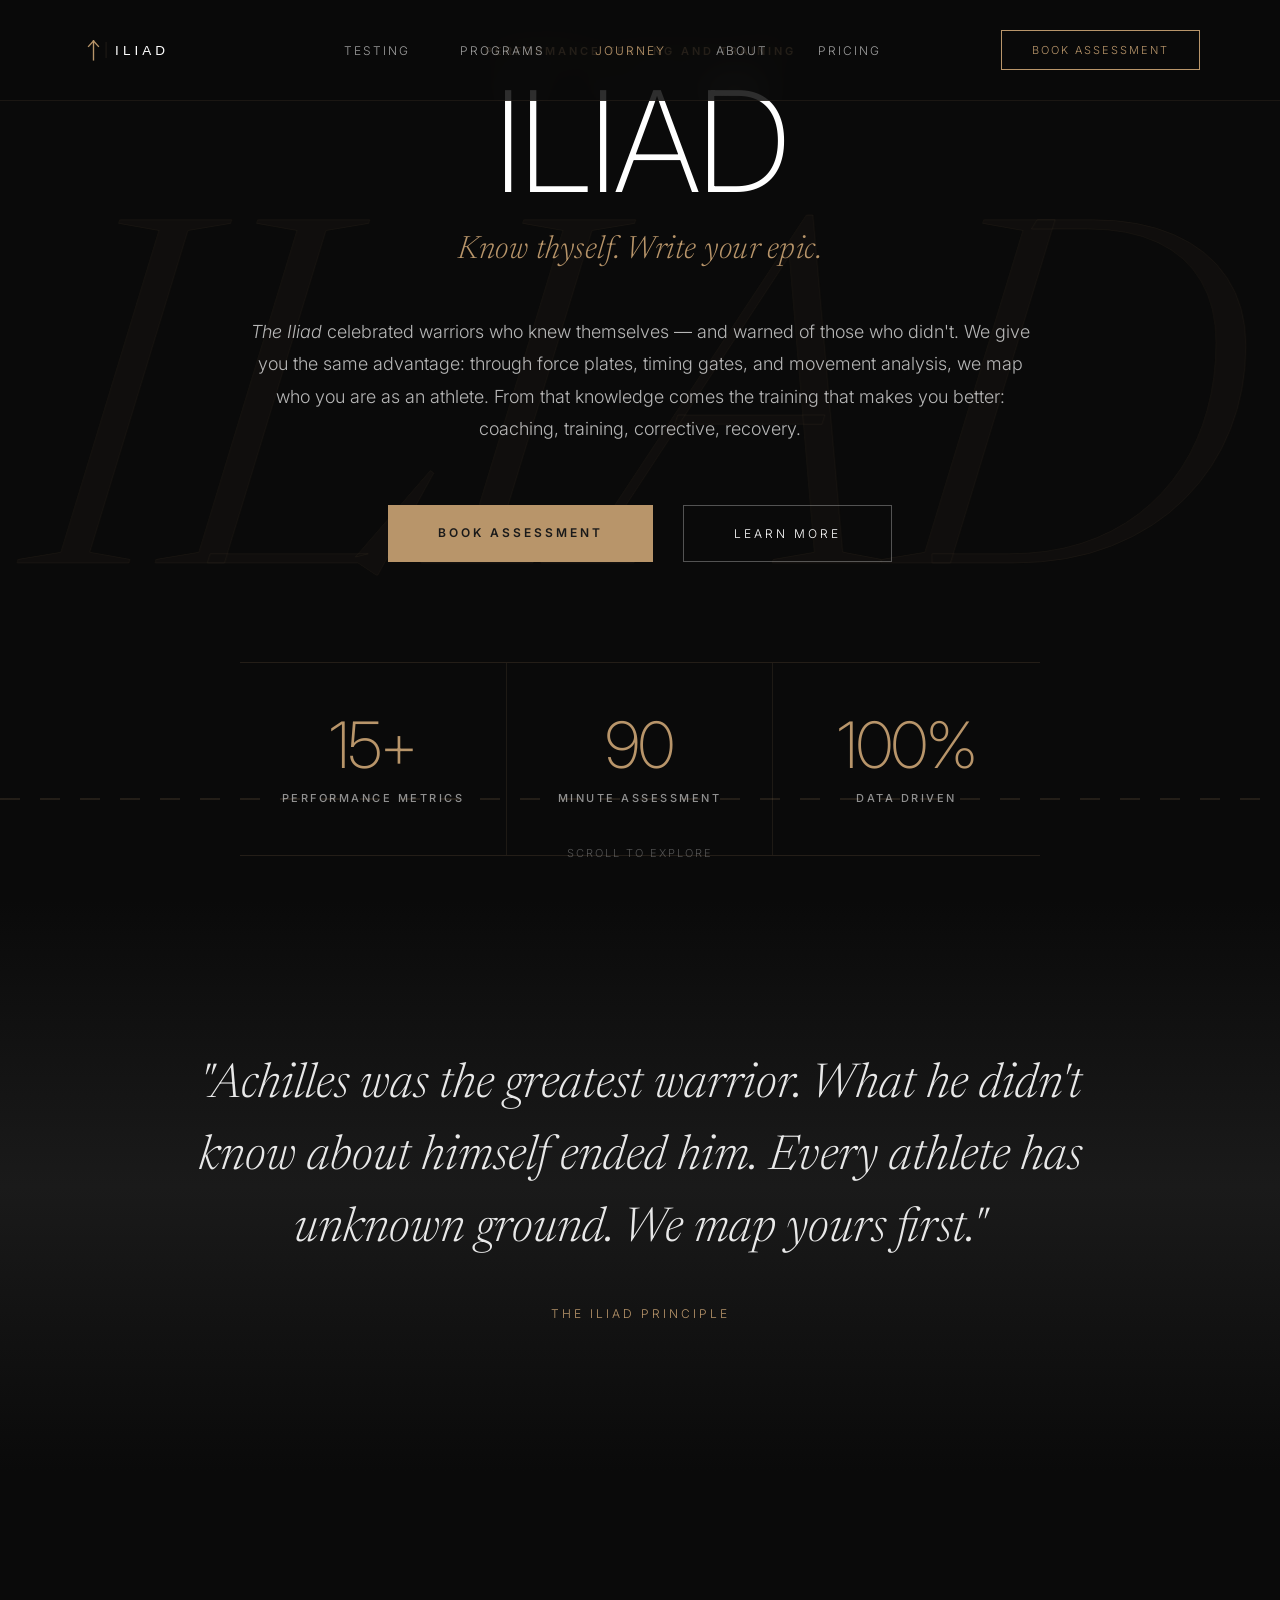
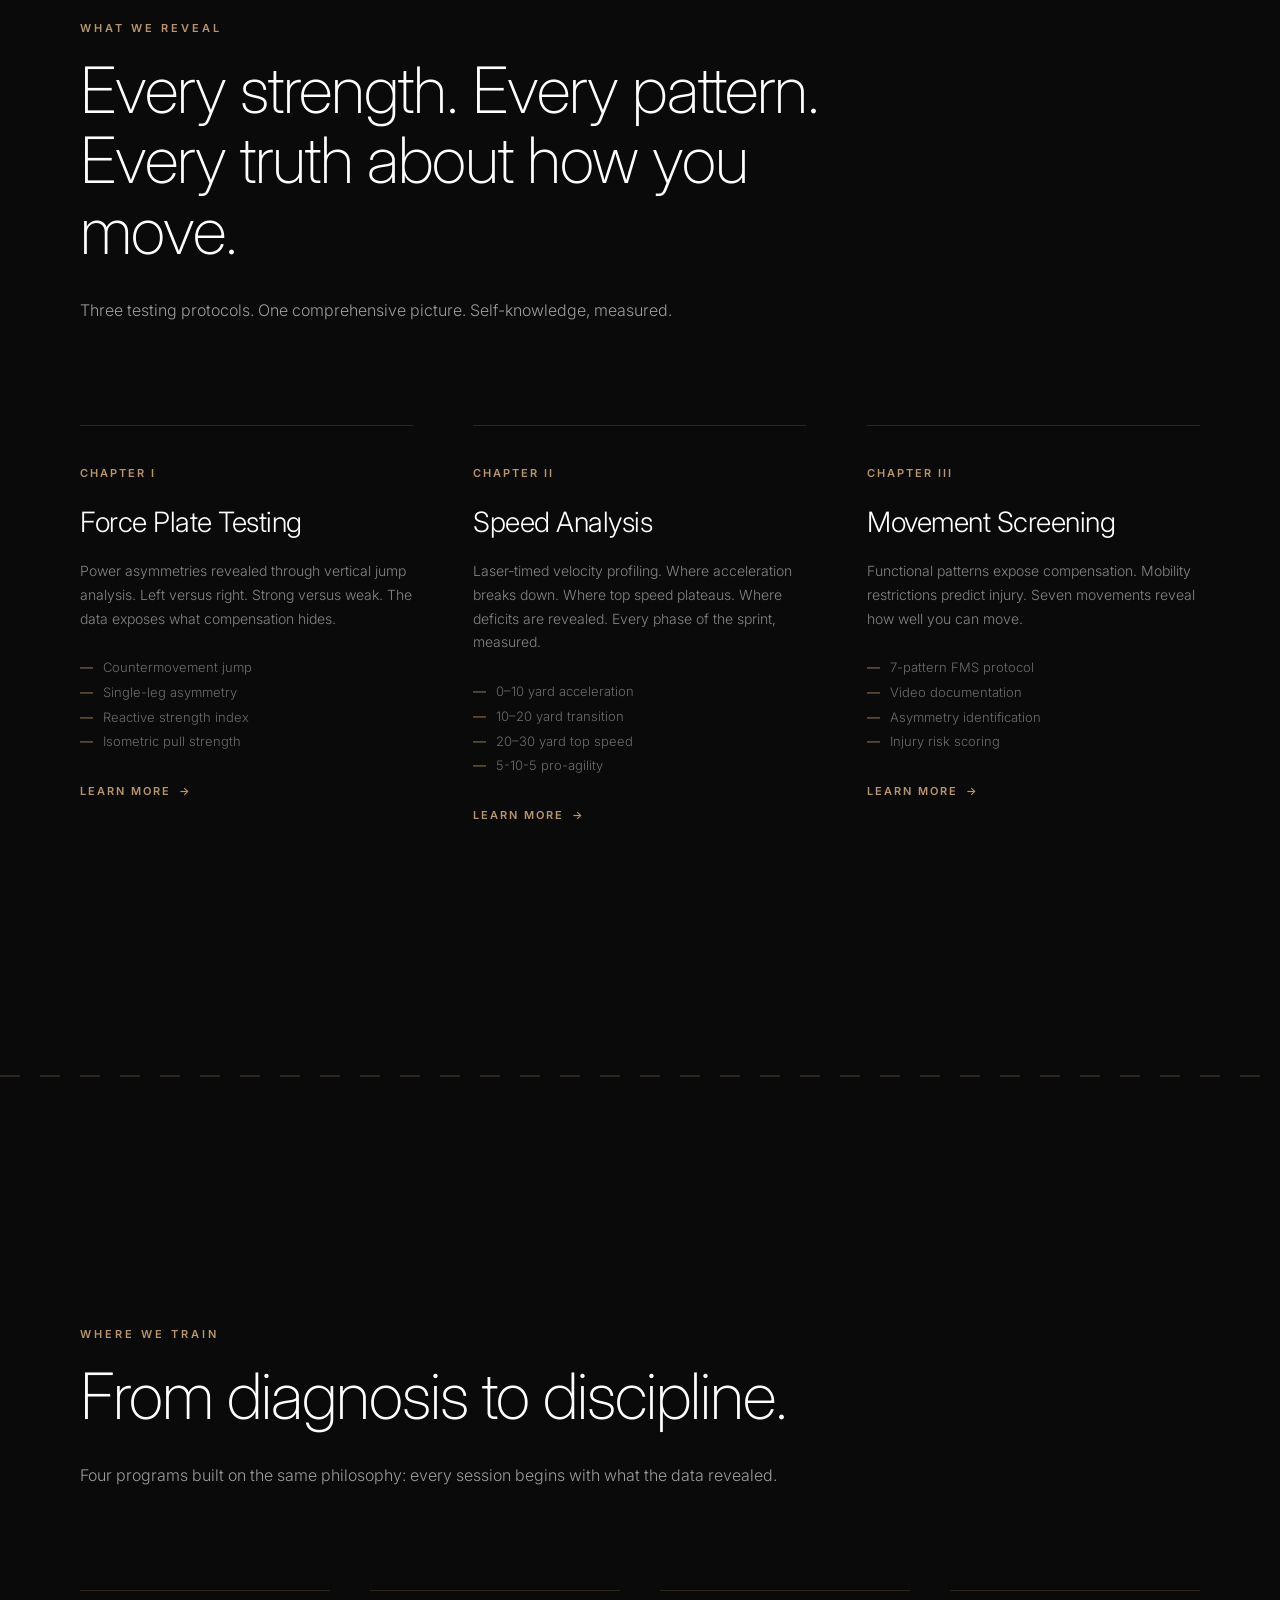
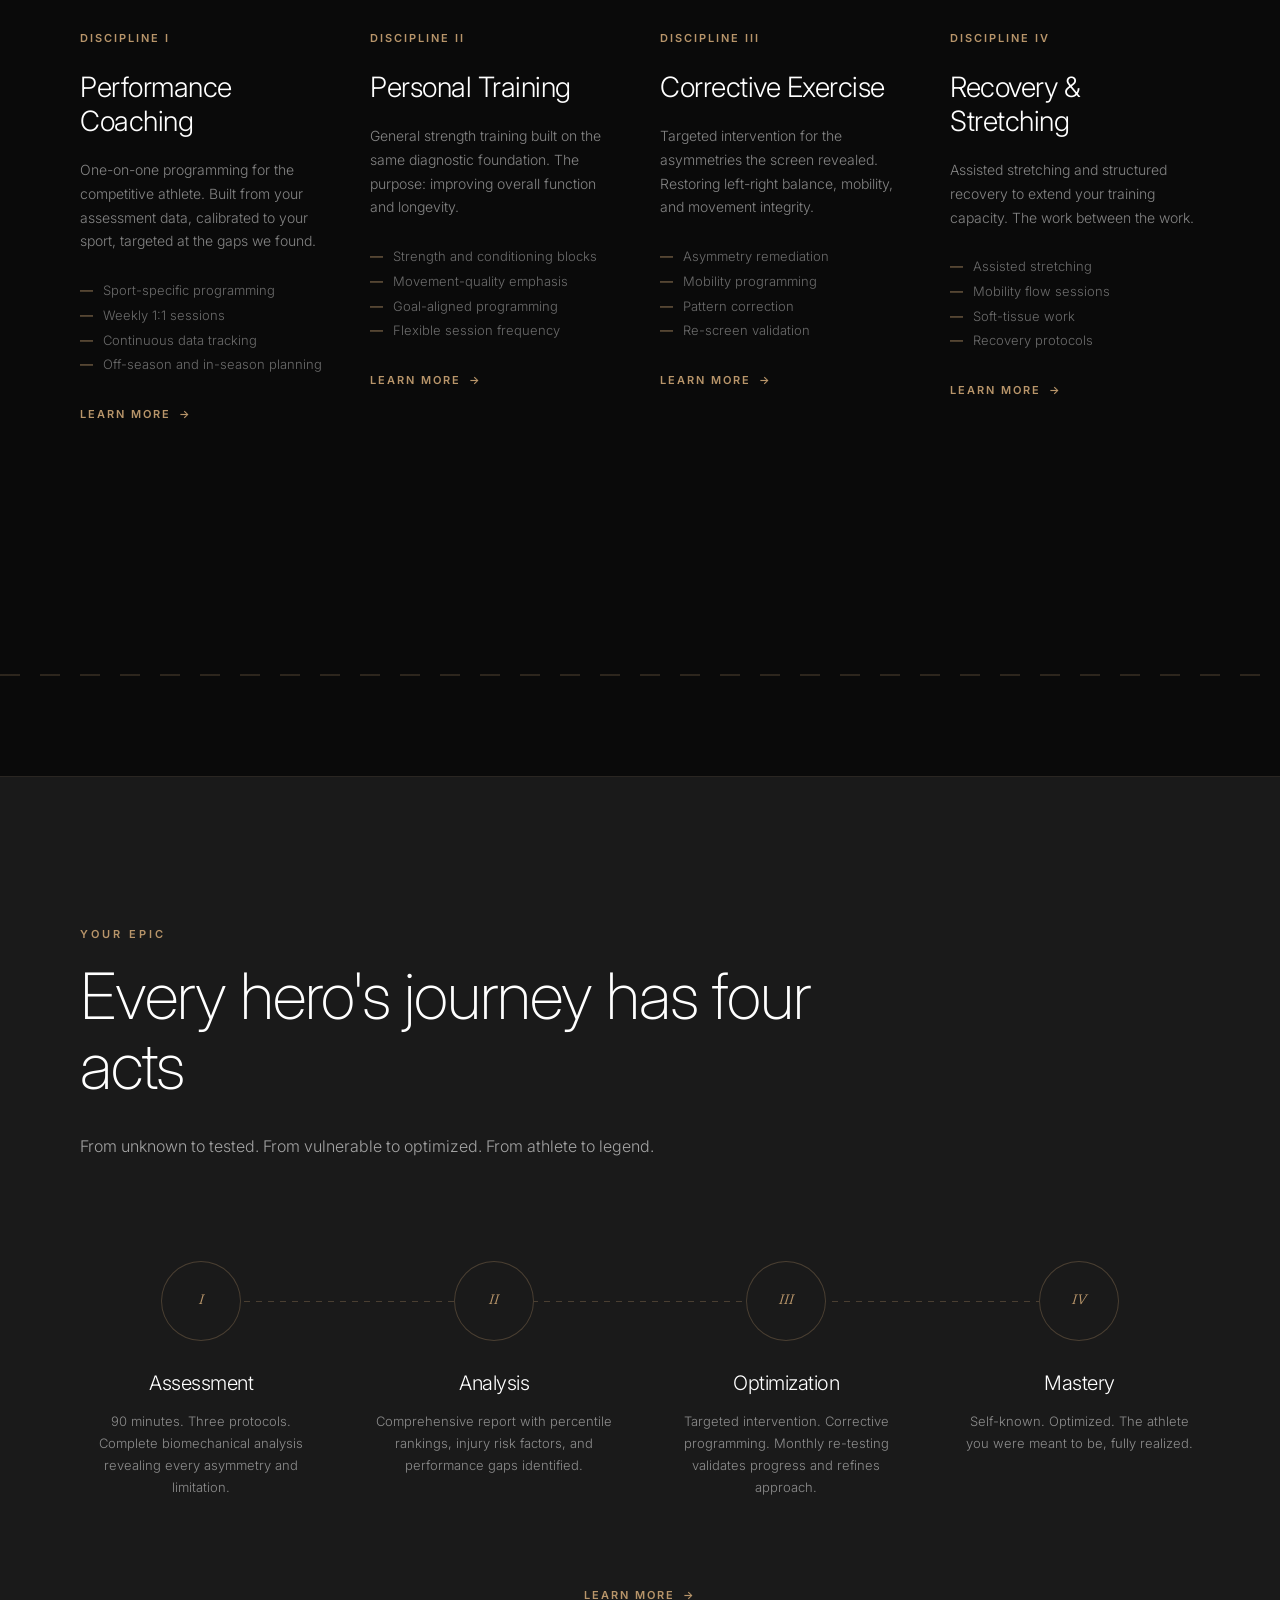
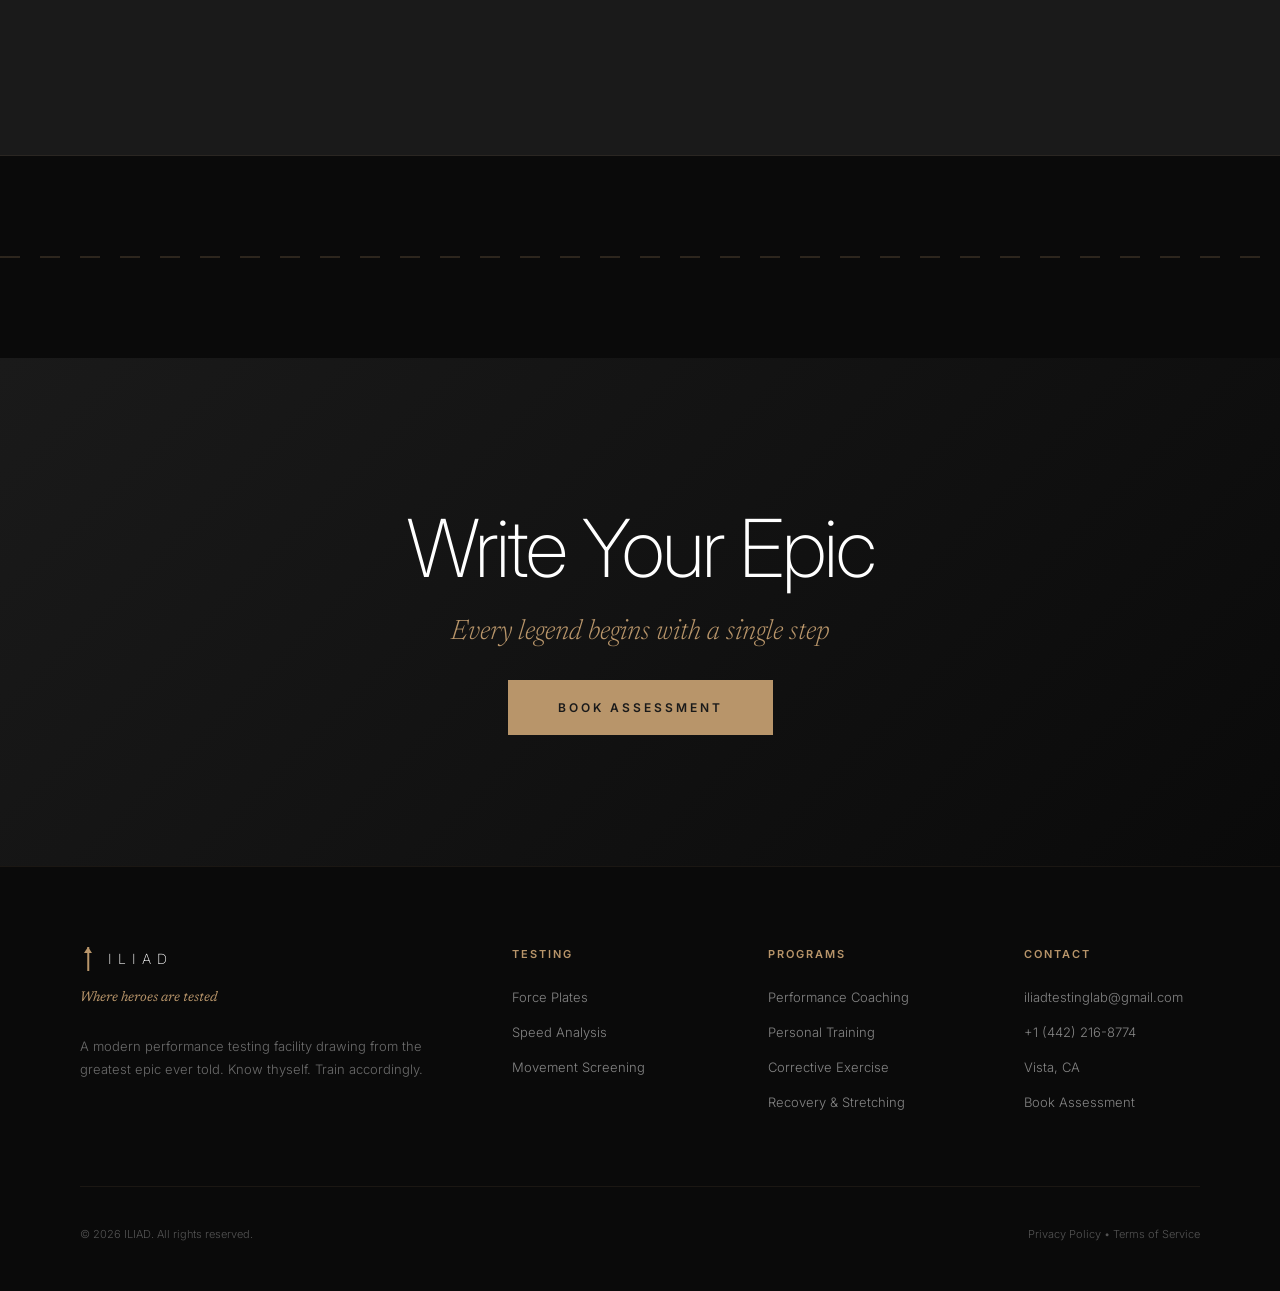
<file: index.html>
<!DOCTYPE html>
<html lang="en">
<head>
    <meta charset="UTF-8">
    <meta name="viewport" content="width=device-width, initial-scale=1.0">
    <title>ILIAD — Performance Testing Facility</title>

    <meta name="description" content="ILIAD is a performance testing facility that uses force plates, timing gates, and movement analysis to help athletes understand themselves — and improve faster as a result. San Diego, CA.">
    <meta name="theme-color" content="#0A0A0A">

    <meta property="og:type" content="website">
    <meta property="og:title" content="ILIAD — Performance Testing Facility">
    <meta property="og:description" content="Know thyself. Write your epic. Comprehensive athletic testing in San Diego.">
    <meta property="og:image" content="og-image.jpg">

    <meta name="twitter:card" content="summary_large_image">
    <meta name="twitter:title" content="ILIAD — Performance Testing Facility">
    <meta name="twitter:description" content="Know thyself. Write your epic.">

    <link rel="icon" type="image/svg+xml" href="data:image/svg+xml;utf8,<svg xmlns='http://www.w3.org/2000/svg' viewBox='0 0 24 32'><rect x='11' y='8' width='2' height='24' fill='%23B8956A'/><polygon points='12,0 18,8 6,8' fill='%23B8956A'/></svg>">

    <link rel="preconnect" href="https://fonts.googleapis.com">
    <link rel="preconnect" href="https://fonts.gstatic.com" crossorigin>
    <link href="https://fonts.googleapis.com/css2?family=Inter:wght@200;300;400;600;800&family=Newsreader:ital,wght@0,300;1,300&display=swap" rel="stylesheet">
    <link rel="stylesheet" href="app.css">
    <script>document.documentElement.classList.add('js');</script>
</head>
<body>
    <nav>
        <a href="index.html" class="logo">
            <img src="logo-mark.svg" alt="ILIAD">
        </a>
        <div class="nav-links">
            <a href="testing.html" data-spy="testing" data-content="nav.testing">Testing</a>
            <a href="programs.html" data-spy="programs" data-content="nav.programs">Programs</a>
            <a href="journey.html" data-spy="journey" data-content="nav.journey">Journey</a>
            <a href="about.html" data-content="nav.about">About</a>
            <a href="pricing.html" data-content="nav.pricing">Pricing</a>
        </div>
        <a href="book.html" class="nav-cta" data-content="nav.bookAssessment">Book Assessment</a>
        <button class="nav-toggle" aria-label="Open menu" aria-expanded="false" aria-controls="mobile-menu">
            <span></span>
            <span></span>
            <span></span>
        </button>
    </nav>

    <div class="mobile-menu" id="mobile-menu" aria-hidden="true">
        <div class="mobile-menu-content">
            <a href="testing.html" data-spy="testing" data-content="nav.testing">Testing</a>
            <a href="programs.html" data-spy="programs" data-content="nav.programs">Programs</a>
            <a href="journey.html" data-spy="journey" data-content="nav.journey">Journey</a>
            <a href="about.html" data-content="nav.about">About</a>
            <a href="pricing.html" data-content="nav.pricing">Pricing</a>
            <a href="book.html" class="mobile-menu-cta" data-content="nav.bookAssessment">Book Assessment</a>
        </div>
    </div>

    <section class="hero">
        <div class="hero-watermark" aria-hidden="true">ILIAD</div>
        <div class="hero-content">
            <div class="hero-label" data-content="home.hero.label">Performance Testing Facility</div>
            <h1 class="hero-title" data-content="home.hero.title">ILIAD</h1>
            <p class="hero-subtitle" data-content="home.hero.subtitle">Know thyself. Write your epic.</p>
            <p class="hero-description" data-content="home.hero.description">
                <em>The Iliad</em> celebrated warriors who knew themselves — and warned of those who didn't.
                We give you the same advantage: through force plates, timing gates, and movement analysis,
                we map who you are as an athlete. From that knowledge comes the training that makes you better:
                coaching, training, corrective, recovery.
            </p>
            <div class="hero-ctas">
                <a href="book.html" class="btn-primary" data-content="buttons.bookAssessment">Book Assessment</a>
                <a href="testing.html" class="btn-secondary" data-content="buttons.learnMore">Learn More</a>
            </div>

            <div class="stats-bar">
                <div class="stat">
                    <div class="stat-number" data-content="home.stats.stat1.number">15+</div>
                    <div class="stat-label" data-content="home.stats.stat1.label">Performance Metrics</div>
                </div>
                <div class="stat">
                    <div class="stat-number" data-content="home.stats.stat2.number">90</div>
                    <div class="stat-label" data-content="home.stats.stat2.label">Minute Protocol</div>
                </div>
                <div class="stat">
                    <div class="stat-number" data-content="home.stats.stat3.number">100%</div>
                    <div class="stat-label" data-content="home.stats.stat3.label">Data-Driven</div>
                </div>
            </div>
        </div>
        <div class="scroll-indicator">Scroll to explore</div>
    </section>

    <section class="epic-quote">
        <p class="epic-quote-text reveal" data-content="home.quote.text">
            "Achilles was the greatest warrior. What he didn't know about himself ended him.
            Every athlete has unknown ground. We map yours first."
        </p>
        <p class="epic-quote-attribution" data-content="home.quote.attribution">The ILIAD Principle</p>
    </section>

    <section class="services" id="testing">
        <div class="section-header reveal">
            <div class="section-label" data-content="home.testingSummary.label">What We Reveal</div>
            <h2 class="section-title" data-content="home.testingSummary.title">Every strength. Every pattern. Every truth about how you move.</h2>
            <p class="section-description" data-content="home.testingSummary.description">
                Three testing protocols. One comprehensive picture. Self-knowledge, measured.
            </p>
        </div>

        <div class="services-grid">
            <div class="service-card reveal">
                <div class="service-number" data-content="home.testingCards.card1.number">CHAPTER I</div>
                <h3 class="service-title" data-content="home.testingCards.card1.title">Force Plate Testing</h3>
                <p class="service-description" data-content="home.testingCards.card1.description">
                    Power asymmetries revealed through vertical jump analysis. Left versus right.
                    Strong versus weak. The data exposes what compensation hides.
                </p>
                <ul class="service-features" data-content="home.testingCards.card1.features">
                    <li>Countermovement jump</li>
                    <li>Single-leg asymmetry</li>
                    <li>Reactive strength index</li>
                    <li>Isometric pull strength</li>
                </ul>
                <a href="testing.html#force-plates" class="card-link" data-content="buttons.cardLearnMore">Learn more</a>
            </div>

            <div class="service-card reveal">
                <div class="service-number" data-content="home.testingCards.card2.number">CHAPTER II</div>
                <h3 class="service-title" data-content="home.testingCards.card2.title">Speed Analysis</h3>
                <p class="service-description" data-content="home.testingCards.card2.description">
                    Laser-timed velocity profiling. Where acceleration breaks down.
                    Where transition stalls. Where top speed plateaus. Every phase of
                    the sprint, measured.
                </p>
                <ul class="service-features" data-content="home.testingCards.card2.features">
                    <li>0–10 yard acceleration</li>
                    <li>10–20 yard transition</li>
                    <li>20–30 yard top speed</li>
                    <li>5-10-5 pro-agility</li>
                </ul>
                <a href="testing.html#speed" class="card-link" data-content="buttons.cardLearnMore">Learn more</a>
            </div>

            <div class="service-card reveal">
                <div class="service-number" data-content="home.testingCards.card3.number">CHAPTER III</div>
                <h3 class="service-title" data-content="home.testingCards.card3.title">Movement Screening</h3>
                <p class="service-description" data-content="home.testingCards.card3.description">
                    Functional patterns expose compensation. Mobility restrictions predict injury.
                    Seven movements reveal what your body cannot do — yet.
                </p>
                <ul class="service-features" data-content="home.testingCards.card3.features">
                    <li>7-pattern FMS protocol</li>
                    <li>Video documentation</li>
                    <li>Asymmetry identification</li>
                    <li>Injury risk scoring</li>
                </ul>
                <a href="testing.html#movement-screening" class="card-link" data-content="buttons.cardLearnMore">Learn more</a>
            </div>
        </div>
    </section>

    <div class="greek-pattern"></div>

    <section class="services" id="programs">
        <div class="section-header reveal">
            <div class="section-label" data-content="home.programsSummary.label">Where We Train</div>
            <h2 class="section-title" data-content="home.programsSummary.title">From diagnosis to discipline.</h2>
            <p class="section-description" data-content="home.programsSummary.description">
                Four programs built on the same philosophy: every session begins with what the data revealed.
            </p>
        </div>

        <div class="services-grid programs-grid">
            <div class="service-card reveal">
                <div class="service-number" data-content="home.programCards.card1.number">DISCIPLINE I</div>
                <h3 class="service-title" data-content="home.programCards.card1.title">Performance Coaching</h3>
                <p class="service-description" data-content="home.programCards.card1.description">
                    One-on-one programming for the competitive athlete. Built from your assessment data,
                    calibrated to your sport, targeted at the gaps we found.
                </p>
                <ul class="service-features" data-content="home.programCards.card1.features">
                    <li>Sport-specific programming</li>
                    <li>Weekly 1:1 sessions</li>
                    <li>Continuous data tracking</li>
                    <li>Off-season and in-season planning</li>
                </ul>
                <a href="programs.html#performance-coaching" class="card-link" data-content="buttons.cardLearnMore">Learn more</a>
            </div>

            <div class="service-card reveal">
                <div class="service-number" data-content="home.programCards.card2.number">DISCIPLINE II</div>
                <h3 class="service-title" data-content="home.programCards.card2.title">Personal Training</h3>
                <p class="service-description" data-content="home.programCards.card2.description">
                    General strength training built on the same diagnostic foundation.
                    The purpose: improving overall function and longevity.
                </p>
                <ul class="service-features" data-content="home.programCards.card2.features">
                    <li>Strength and conditioning blocks</li>
                    <li>Movement-quality emphasis</li>
                    <li>Goal-aligned programming</li>
                    <li>Flexible session frequency</li>
                </ul>
                <a href="programs.html#personal-training" class="card-link" data-content="buttons.cardLearnMore">Learn more</a>
            </div>

            <div class="service-card reveal">
                <div class="service-number" data-content="home.programCards.card3.number">DISCIPLINE III</div>
                <h3 class="service-title" data-content="home.programCards.card3.title">Corrective Exercise</h3>
                <p class="service-description" data-content="home.programCards.card3.description">
                    Targeted intervention for the asymmetries the screen revealed.
                    Restoring left-right balance, mobility, and movement integrity.
                </p>
                <ul class="service-features" data-content="home.programCards.card3.features">
                    <li>Asymmetry remediation</li>
                    <li>Mobility programming</li>
                    <li>Pattern correction</li>
                    <li>Re-screen validation</li>
                </ul>
                <a href="programs.html#corrective-exercise" class="card-link" data-content="buttons.cardLearnMore">Learn more</a>
            </div>

            <div class="service-card reveal">
                <div class="service-number" data-content="home.programCards.card4.number">DISCIPLINE IV</div>
                <h3 class="service-title" data-content="home.programCards.card4.title">Recovery &amp; Stretching</h3>
                <p class="service-description" data-content="home.programCards.card4.description">
                    Assisted stretching and structured recovery to extend your training capacity.
                    The work between the work.
                </p>
                <ul class="service-features" data-content="home.programCards.card4.features">
                    <li>Assisted stretching</li>
                    <li>Mobility flow sessions</li>
                    <li>Soft-tissue work</li>
                    <li>Recovery protocols</li>
                </ul>
                <a href="programs.html#recovery" class="card-link" data-content="buttons.cardLearnMore">Learn more</a>
            </div>
        </div>
    </section>

    <div class="greek-pattern"></div>

    <section class="journey" id="journey">
        <div class="journey-container">
            <div class="section-header reveal">
                <div class="section-label" data-content="home.journeySummary.label">Your Epic</div>
                <h2 class="section-title" data-content="home.journeySummary.title">Every hero's journey has four acts</h2>
                <p class="section-description" data-content="home.journeySummary.description">
                    From unknown to tested. From vulnerable to optimized. From athlete to legend.
                </p>
            </div>

            <div class="journey-steps">
                <div class="journey-step reveal">
                    <div class="step-icon" data-content="home.journeySteps.step1.roman">I</div>
                    <h3 class="step-title" data-content="home.journeySteps.step1.title">Assessment</h3>
                    <p class="step-description" data-content="home.journeySteps.step1.description">
                        90 minutes. Three protocols. Complete biomechanical analysis revealing every asymmetry and limitation.
                    </p>
                </div>

                <div class="journey-step reveal">
                    <div class="step-icon" data-content="home.journeySteps.step2.roman">II</div>
                    <h3 class="step-title" data-content="home.journeySteps.step2.title">Analysis</h3>
                    <p class="step-description" data-content="home.journeySteps.step2.description">
                        Comprehensive report with percentile rankings, injury risk factors, and performance gaps identified.
                    </p>
                </div>

                <div class="journey-step reveal">
                    <div class="step-icon" data-content="home.journeySteps.step3.roman">III</div>
                    <h3 class="step-title" data-content="home.journeySteps.step3.title">Optimization</h3>
                    <p class="step-description" data-content="home.journeySteps.step3.description">
                        Targeted intervention. Corrective programming. Monthly re-testing validates progress and refines approach.
                    </p>
                </div>

                <div class="journey-step reveal">
                    <div class="step-icon" data-content="home.journeySteps.step4.roman">IV</div>
                    <h3 class="step-title" data-content="home.journeySteps.step4.title">Mastery</h3>
                    <p class="step-description" data-content="home.journeySteps.step4.description">
                        Self-known. Optimized. The athlete you were meant to be, fully realized.
                    </p>
                </div>
            </div>

            <div class="journey-cta reveal">
                <a href="journey.html" class="card-link" data-content="buttons.cardLearnMore">Learn more</a>
            </div>
        </div>
    </section>

    <div class="greek-pattern"></div>

    <section class="cta-section" id="book">
        <div class="cta-container">
            <h2 class="cta-title" data-content="home.cta.title">Write Your Epic</h2>
            <p class="cta-subtitle" data-content="home.cta.subtitle">Every legend begins with a single step</p>
            <a href="book.html" class="btn-primary" data-content="buttons.bookAssessment">Book Assessment</a>
        </div>
    </section>

    <footer id="contact">
        <div class="footer-container">
            <div>
                <div class="footer-brand">
                    <div class="footer-logo-mark"></div>
                    <span>ILIAD</span>
                </div>
                <div class="footer-tagline" data-content="brand.tagline">Where heroes are tested</div>
                <p class="footer-description" data-content="brand.description">
                    A modern performance testing facility drawing from the greatest epic ever told.
                    Know thyself. Train accordingly.
                </p>
            </div>

            <div>
                <div class="footer-title" data-content="footer.testingTitle">Testing</div>
                <ul class="footer-links">
                    <li><a href="testing.html#force-plates" data-content="footer.forcePlatesLink">Force Plates</a></li>
                    <li><a href="testing.html#speed" data-content="footer.speedLink">Speed Analysis</a></li>
                    <li><a href="testing.html#movement-screening" data-content="footer.movementLink">Movement Screening</a></li>
                </ul>
            </div>

            <div>
                <div class="footer-title" data-content="footer.programsTitle">Programs</div>
                <ul class="footer-links">
                    <li><a href="programs.html#performance-coaching" data-content="footer.coachingLink">Performance Coaching</a></li>
                    <li><a href="programs.html#personal-training" data-content="footer.trainingLink">Personal Training</a></li>
                    <li><a href="programs.html#corrective-exercise" data-content="footer.correctiveLink">Corrective Exercise</a></li>
                    <li><a href="programs.html#recovery" data-content="footer.recoveryLink">Recovery &amp; Stretching</a></li>
                </ul>
            </div>

            <div>
                <div class="footer-title" data-content="footer.contactTitle">Contact</div>
                <ul class="footer-links">
                    <li><a href="mailto:hello@iliadlab.com" data-content="contact.email">hello@iliadlab.com</a></li>
                    <li><a href="tel:+14422168774" data-content="contact.phone">+1 (442) 216-8774</a></li>
                    <li><a href="#contact" data-content="contact.location">Vista, CA</a></li>
                    <li><a href="book.html" data-content="footer.bookAssessmentLink">Book Assessment</a></li>
                </ul>
            </div>
        </div>

        <div class="footer-bottom">
            <div data-content="brand.copyright">© 2026 ILIAD. All rights reserved.</div>
            <div><a href="privacy.html">Privacy Policy</a> • <a href="terms.html">Terms of Service</a></div>
        </div>
    </footer>

    <script src="content.js" defer></script>
    <script src="app.js" defer></script>
</body>
</html>
</file>
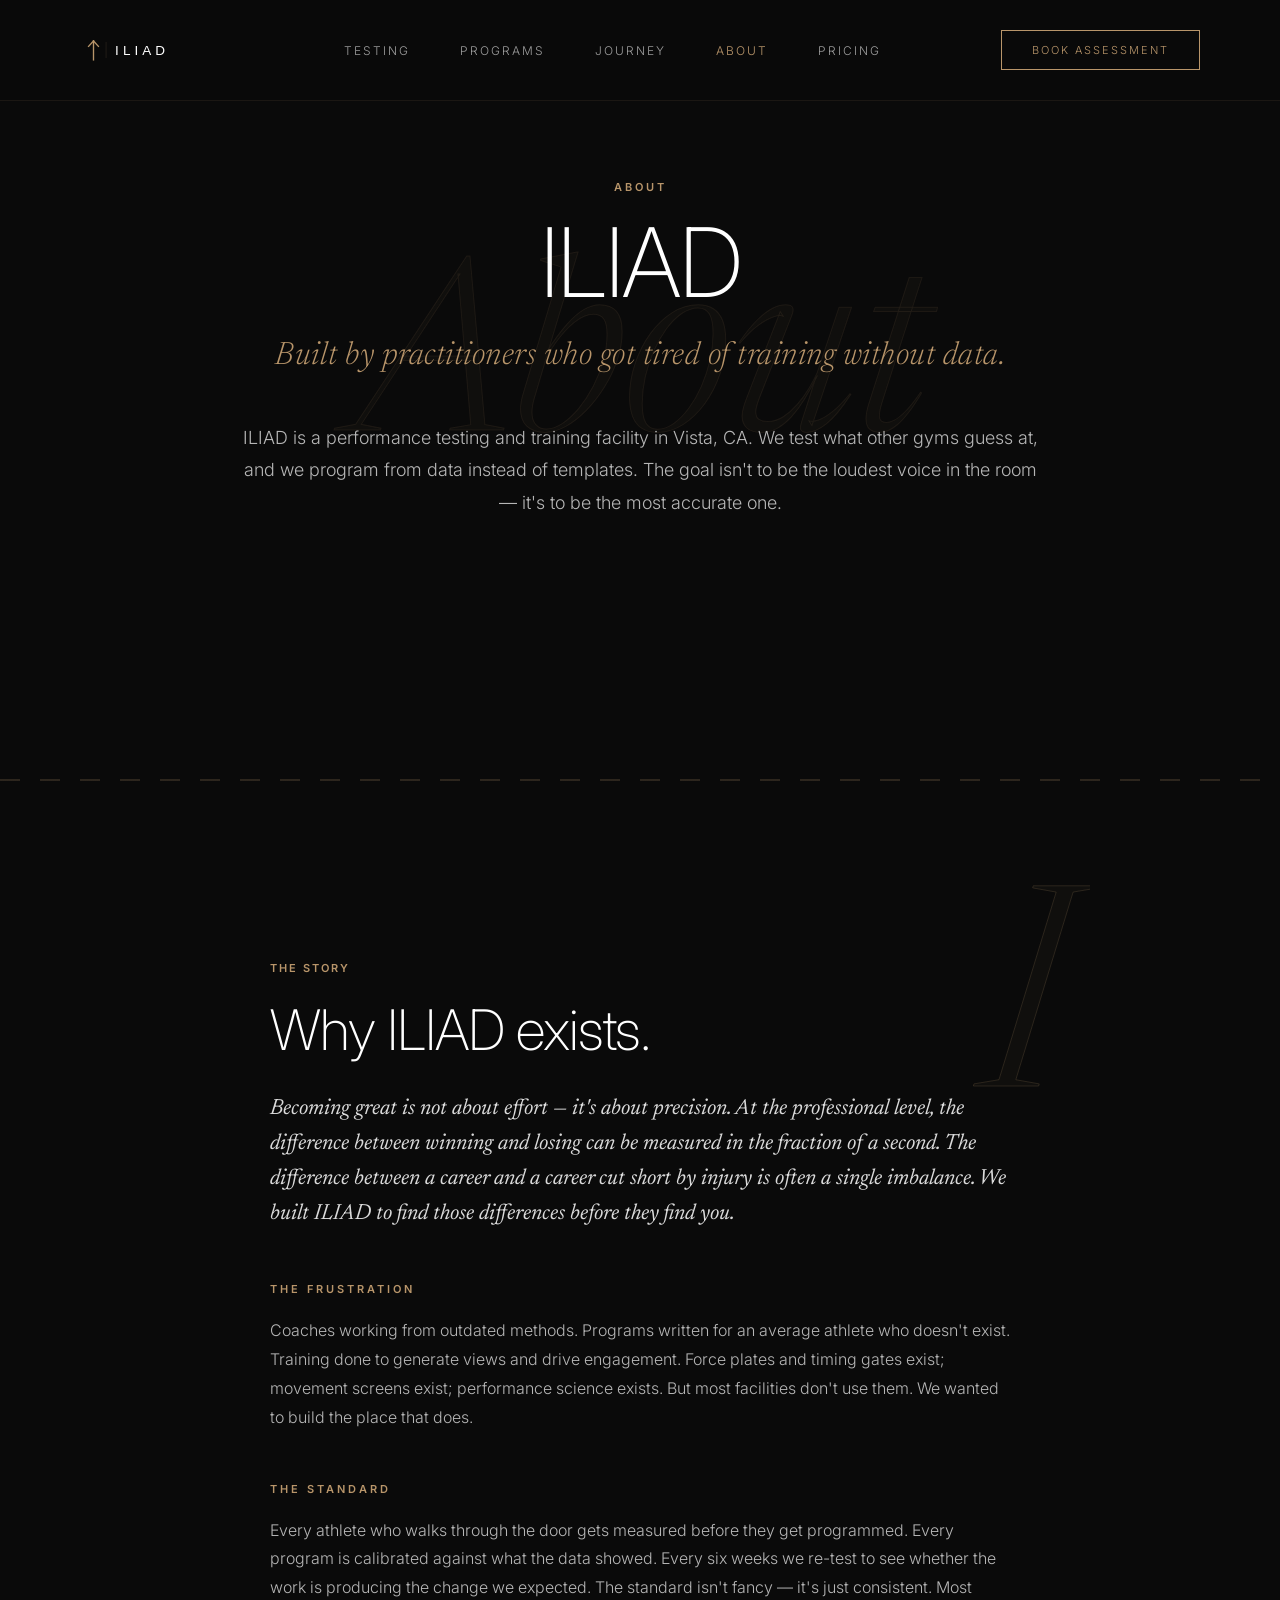
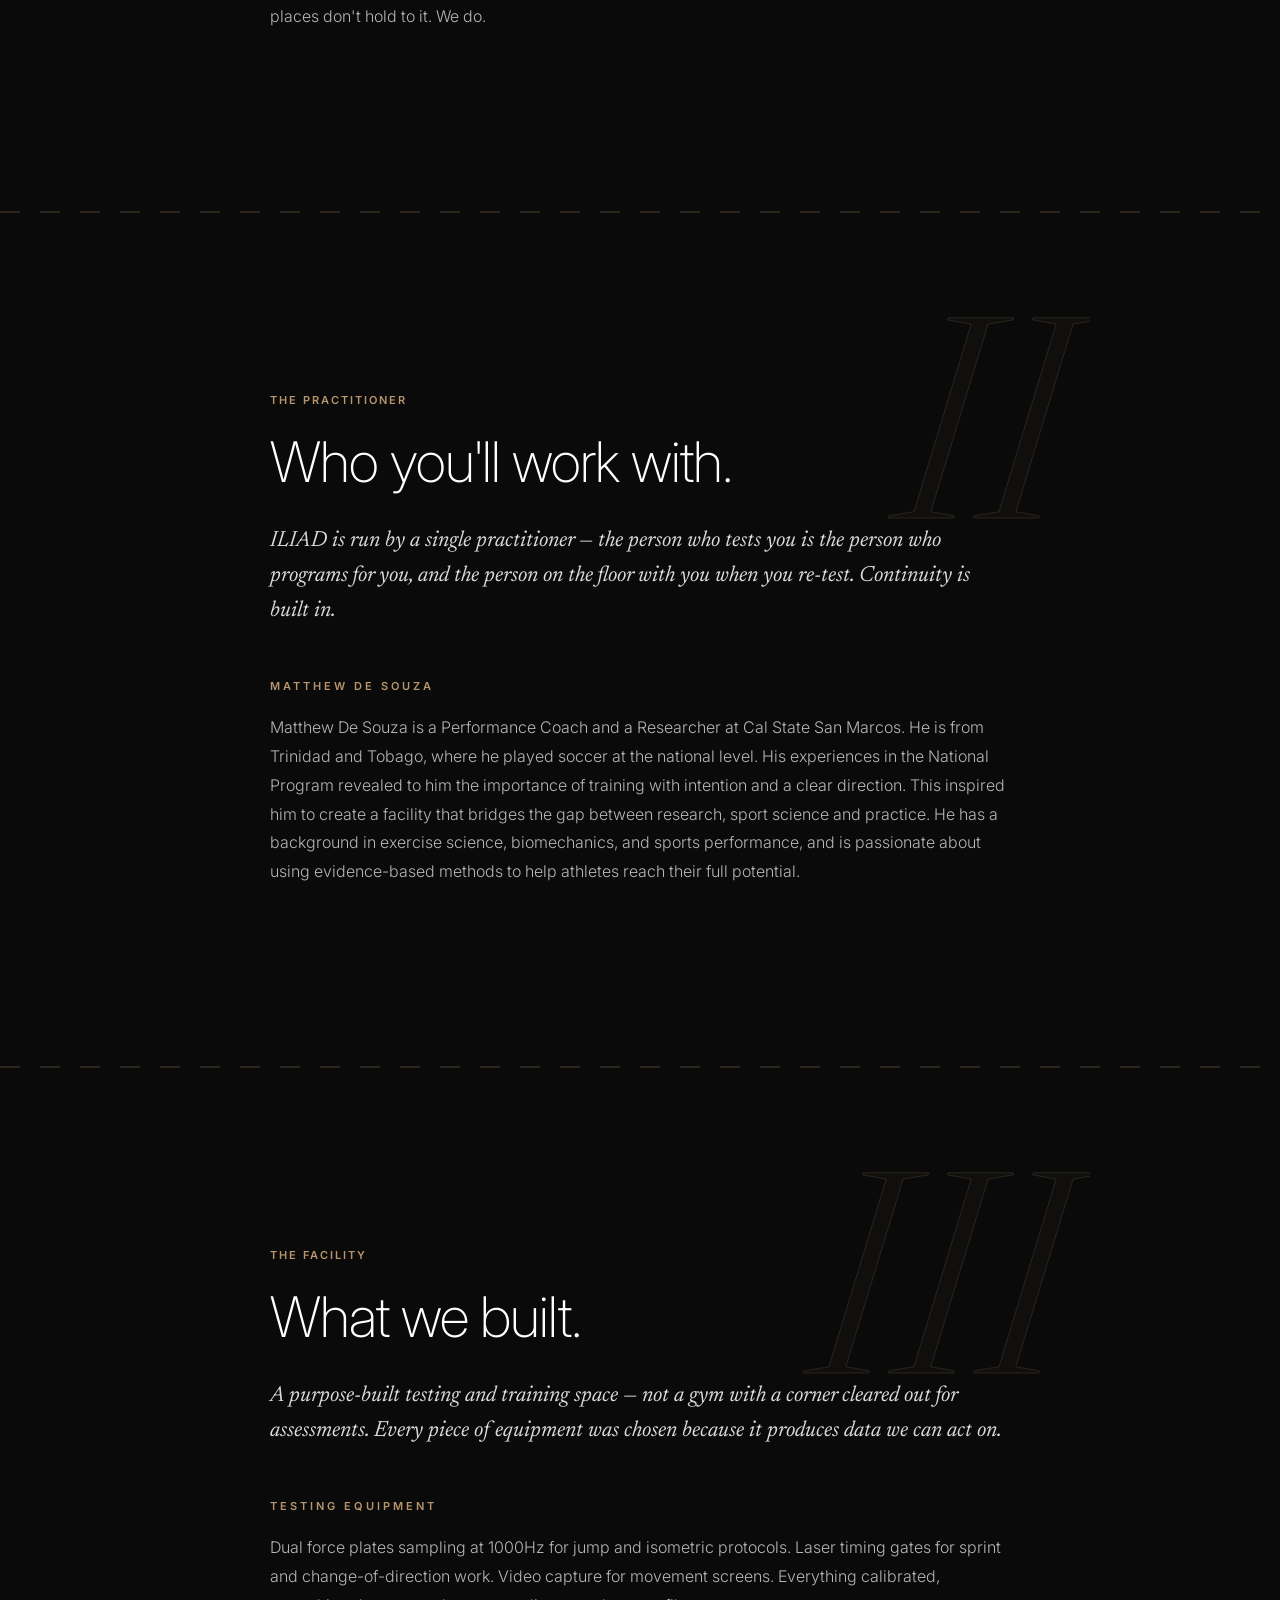
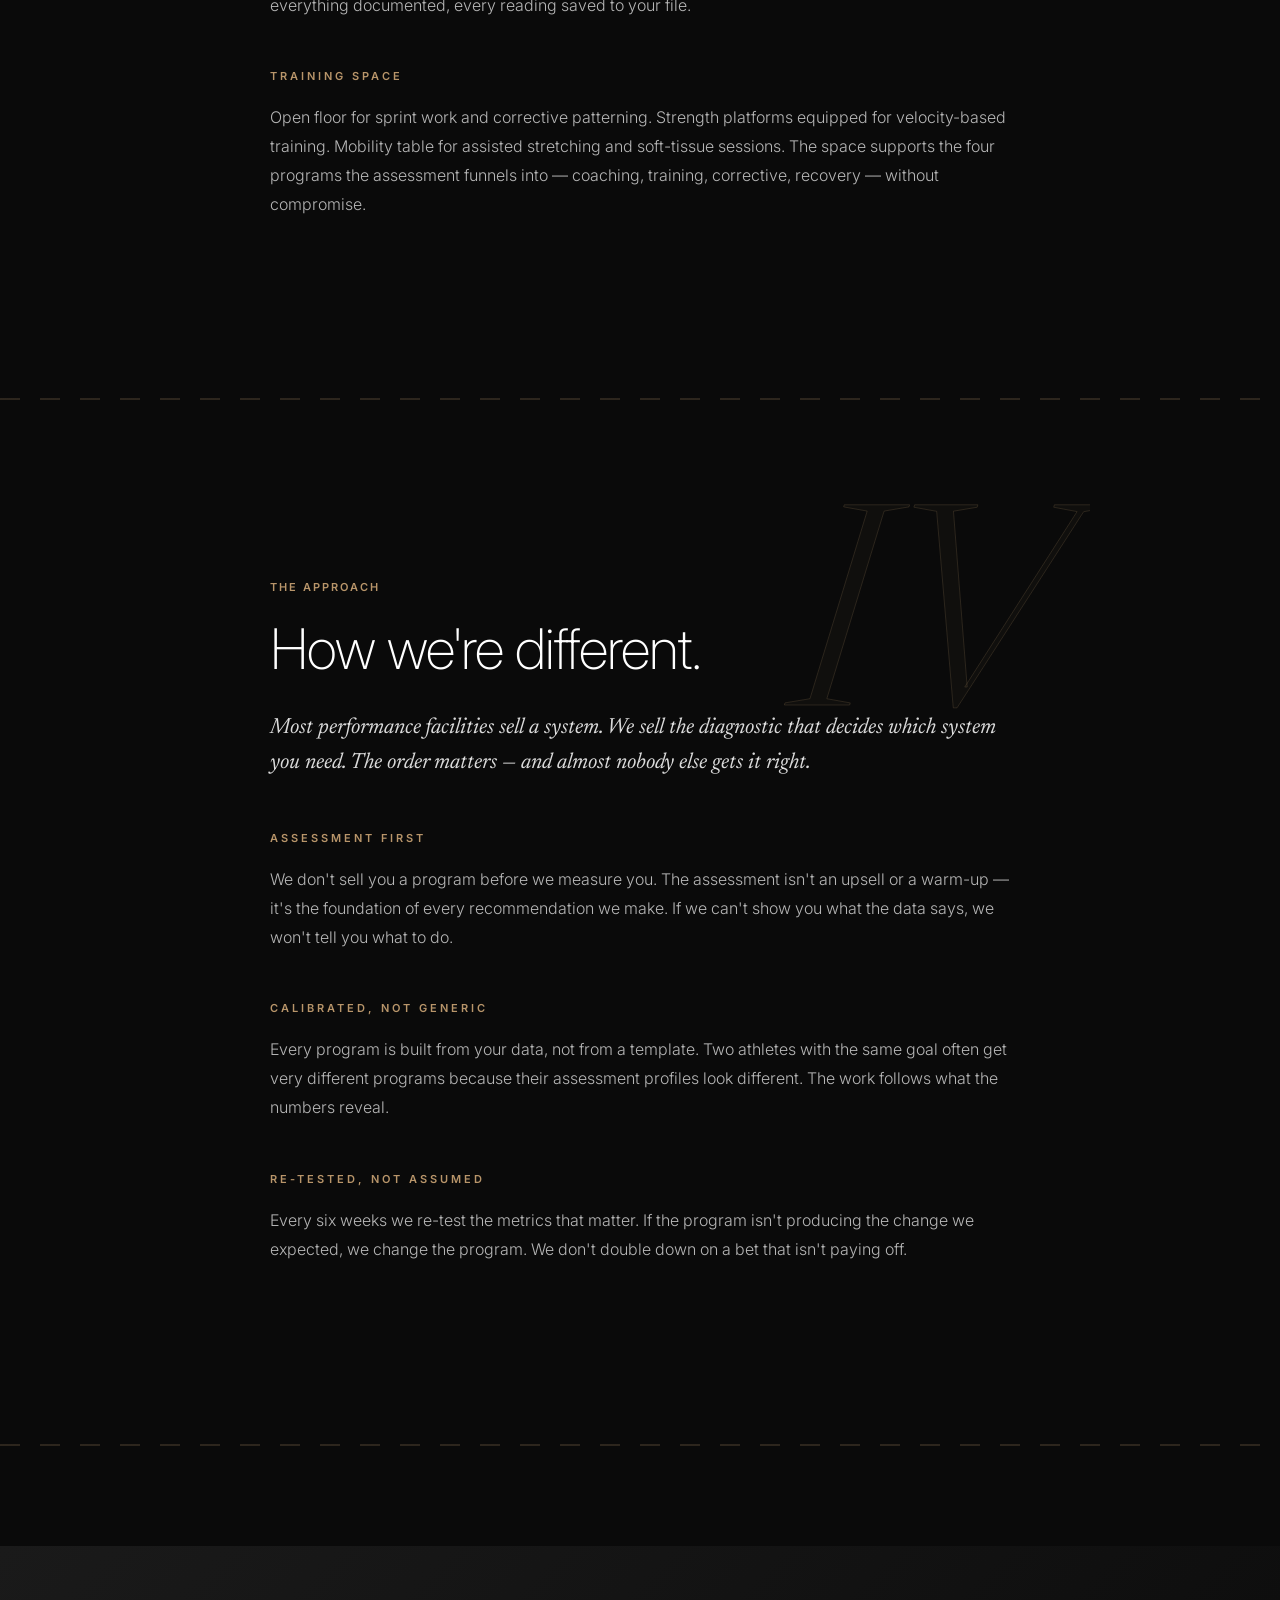
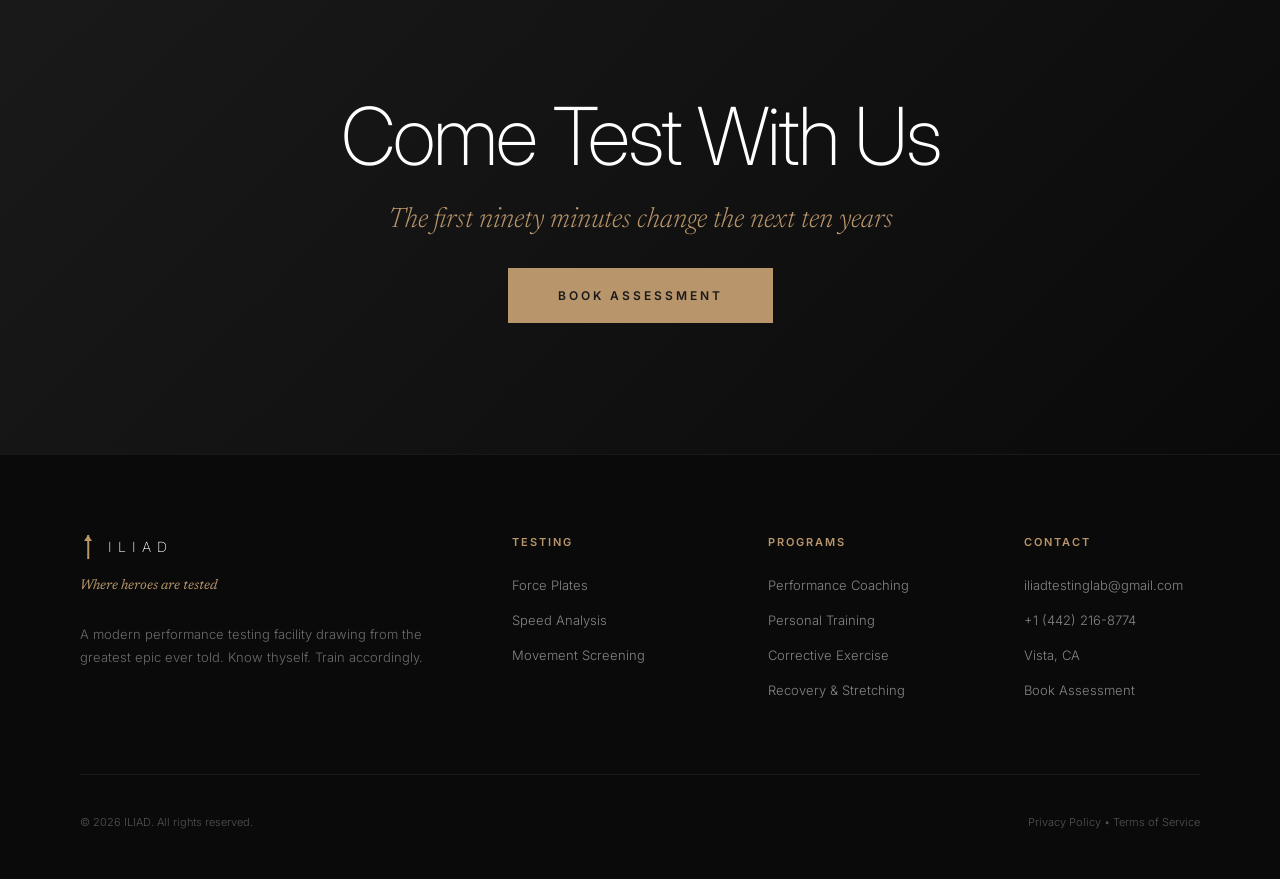
<file: about.html>
<!DOCTYPE html>
<html lang="en">
<head>
    <meta charset="UTF-8">
    <meta name="viewport" content="width=device-width, initial-scale=1.0">
    <title>About — ILIAD</title>

    <meta name="description" content="ILIAD is a performance testing and training facility in San Diego. Meet the team, the facility, and the philosophy that made testing the foundation of every program we run.">
    <meta name="theme-color" content="#0A0A0A">

    <meta property="og:type" content="website">
    <meta property="og:title" content="About — ILIAD">
    <meta property="og:description" content="The team, the facility, the philosophy. Built by practitioners who got tired of training without data.">
    <meta property="og:image" content="og-image.jpg">

    <link rel="icon" type="image/svg+xml" href="data:image/svg+xml;utf8,<svg xmlns='http://www.w3.org/2000/svg' viewBox='0 0 24 32'><rect x='11' y='8' width='2' height='24' fill='%23B8956A'/><polygon points='12,0 18,8 6,8' fill='%23B8956A'/></svg>">

    <link rel="preconnect" href="https://fonts.googleapis.com">
    <link rel="preconnect" href="https://fonts.gstatic.com" crossorigin>
    <link href="https://fonts.googleapis.com/css2?family=Inter:wght@200;300;400;600;800&family=Newsreader:ital,wght@0,300;1,300&display=swap" rel="stylesheet">
    <link rel="stylesheet" href="app.css">
    <script>document.documentElement.classList.add('js');</script>
</head>
<body>
    <nav>
        <a href="index.html" class="logo">
            <img src="logo-mark.svg" alt="ILIAD">
        </a>
        <div class="nav-links">
            <a href="testing.html" data-content="nav.testing">Testing</a>
            <a href="programs.html" data-content="nav.programs">Programs</a>
            <a href="journey.html" data-content="nav.journey">Journey</a>
            <a href="about.html" class="active" data-static-active="true" data-content="nav.about">About</a>
            <a href="pricing.html" data-content="nav.pricing">Pricing</a>
        </div>
        <a href="book.html" class="nav-cta" data-content="nav.bookAssessment">Book Assessment</a>
        <button class="nav-toggle" aria-label="Open menu" aria-expanded="false" aria-controls="mobile-menu">
            <span></span>
            <span></span>
            <span></span>
        </button>
    </nav>

    <div class="mobile-menu" id="mobile-menu" aria-hidden="true">
        <div class="mobile-menu-content">
            <a href="testing.html" data-content="nav.testing">Testing</a>
            <a href="programs.html" data-content="nav.programs">Programs</a>
            <a href="journey.html" data-content="nav.journey">Journey</a>
            <a href="about.html" class="active" data-content="nav.about">About</a>
            <a href="pricing.html" data-content="nav.pricing">Pricing</a>
            <a href="book.html" class="mobile-menu-cta" data-content="nav.bookAssessment">Book Assessment</a>
        </div>
    </div>

    <section class="page-header">
        <div class="page-header-watermark" aria-hidden="true">About</div>
        <div class="page-header-content reveal">
            <div class="hero-label" data-content="about.header.label">About</div>
            <h1 class="page-header-title" data-content="about.header.title">ILIAD</h1>
            <p class="hero-subtitle" data-content="about.header.subtitle">Built by practitioners who got tired of training without data.</p>
            <p class="hero-description" data-content="about.header.description">
                ILIAD is a performance testing and training facility in San Diego. We test what
                other gyms guess at, and we program from data instead of templates. The goal isn't
                to be the loudest voice in the room — it's to be the most accurate one.
            </p>
        </div>
    </section>

    <div class="greek-pattern"></div>

    <section class="protocol reveal" id="story">
        <div class="service-number" data-content="about.story.number">THE STORY</div>
        <h2 class="protocol-title" data-content="about.story.title">Why ILIAD exists.</h2>
        <p class="protocol-lead" data-content="about.story.lead">
            We watched too many athletes do everything right and still get hurt — or train
            for years and still plateau. The pattern was always the same. They were working
            hard at the wrong target, because nobody had measured what the right target
            actually was.
        </p>

        <h3 class="protocol-subhead" data-content="about.story.sub1Head">The frustration</h3>
        <p class="protocol-prose" data-content="about.story.sub1Prose">
            Coaches working from intuition. Programs written for an average athlete who
            doesn't exist. Athletes spending years grinding on gaps they didn't know
            they had. Force plates and timing gates exist; movement screens exist;
            performance science exists. But most facilities don't use them. We wanted
            to build the place that does.
        </p>

        <h3 class="protocol-subhead" data-content="about.story.sub2Head">The standard</h3>
        <p class="protocol-prose" data-content="about.story.sub2Prose">
            Every athlete who walks through the door gets measured before they get programmed.
            Every program is calibrated against what the data showed. Every six weeks we
            re-test to see whether the work is producing the change we expected. The standard
            isn't fancy — it's just consistent. Most places don't hold to it. We do.
        </p>
        <span class="protocol-numeral" aria-hidden="true">I</span>
    </section>

    <div class="greek-pattern"></div>

    <section class="protocol reveal" id="team">
        <div class="service-number" data-content="about.team.number">THE PRACTITIONER</div>
        <h2 class="protocol-title" data-content="about.team.title">Who you'll work with.</h2>
        <p class="protocol-lead" data-content="about.team.lead">
            ILIAD is run by a single practitioner — the person who tests you is the
            person who programs for you, and the person on the floor with you when you
            re-test. Continuity is built in.
        </p>

        <h3 class="protocol-subhead" data-content="about.team.member1Name">[Founder Name]</h3>
        <p class="protocol-prose" data-content="about.team.member1Bio">
            [Bio — to be filled in.]
        </p>
        <span class="protocol-numeral" aria-hidden="true">II</span>
    </section>

    <div class="greek-pattern"></div>

    <section class="protocol reveal" id="facility">
        <div class="service-number" data-content="about.facility.number">THE FACILITY</div>
        <h2 class="protocol-title" data-content="about.facility.title">What we built.</h2>
        <p class="protocol-lead" data-content="about.facility.lead">
            A purpose-built testing and training space — not a gym with a corner cleared
            out for assessments. Every piece of equipment was chosen because it produces
            data we can act on.
        </p>

        <h3 class="protocol-subhead" data-content="about.facility.sub1Head">Testing equipment</h3>
        <p class="protocol-prose" data-content="about.facility.sub1Prose">
            Dual force plates sampling at 1000Hz for jump and isometric protocols. Laser
            timing gates for sprint and change-of-direction work. Video capture for
            movement screens. Heart-rate and metabolic profiling tools. Everything
            calibrated, everything documented, every reading saved to your file.
        </p>

        <h3 class="protocol-subhead" data-content="about.facility.sub2Head">Training space</h3>
        <p class="protocol-prose" data-content="about.facility.sub2Prose">
            Open floor for sprint work and corrective patterning. Strength platforms with
            calibrated bars and plates. Mobility table for assisted stretching and
            soft-tissue sessions. The space supports the four programs the assessment
            funnels into — coaching, training, corrective, recovery — without compromise.
        </p>
        <span class="protocol-numeral" aria-hidden="true">III</span>
    </section>

    <div class="greek-pattern"></div>

    <section class="protocol reveal" id="approach">
        <div class="service-number" data-content="about.approach.number">THE APPROACH</div>
        <h2 class="protocol-title" data-content="about.approach.title">How we're different.</h2>
        <p class="protocol-lead" data-content="about.approach.lead">
            Most performance facilities sell a system. We sell the diagnostic that decides
            which system you need. The order matters — and almost nobody else gets it right.
        </p>

        <h3 class="protocol-subhead" data-content="about.approach.sub1Head">Assessment first</h3>
        <p class="protocol-prose" data-content="about.approach.sub1Prose">
            We don't sell you a program before we measure you. The assessment isn't an
            upsell or a warm-up — it's the foundation of every recommendation we make.
            If we can't show you what the data says, we won't tell you what to do.
        </p>

        <h3 class="protocol-subhead" data-content="about.approach.sub2Head">Calibrated, not generic</h3>
        <p class="protocol-prose" data-content="about.approach.sub2Prose">
            Every program is built from your data, not from a template. Two athletes with
            the same goal often get very different programs because their assessment
            profiles look different. The work follows what the numbers reveal.
        </p>

        <h3 class="protocol-subhead" data-content="about.approach.sub3Head">Re-tested, not assumed</h3>
        <p class="protocol-prose" data-content="about.approach.sub3Prose">
            Every six weeks we re-test the metrics that matter. If the program isn't
            producing the change we expected, we change the program. We don't double down
            on a bet that isn't paying off.
        </p>
        <span class="protocol-numeral" aria-hidden="true">IV</span>
    </section>

    <div class="greek-pattern"></div>

    <section class="cta-section">
        <div class="cta-container">
            <h2 class="cta-title" data-content="about.cta.title">Come Test With Us</h2>
            <p class="cta-subtitle" data-content="about.cta.subtitle">The first ninety minutes change the next ten years</p>
            <a href="book.html" class="btn-primary" data-content="buttons.bookAssessment">Book Assessment</a>
        </div>
    </section>

    <footer id="contact">
        <div class="footer-container">
            <div>
                <div class="footer-brand">
                    <div class="footer-logo-mark"></div>
                    <span>ILIAD</span>
                </div>
                <div class="footer-tagline" data-content="brand.tagline">Where heroes are tested</div>
                <p class="footer-description" data-content="brand.description">
                    A modern performance testing facility drawing from the greatest epic ever told.
                    Know thyself. Train accordingly.
                </p>
            </div>

            <div>
                <div class="footer-title" data-content="footer.testingTitle">Testing</div>
                <ul class="footer-links">
                    <li><a href="testing.html#force-plates" data-content="footer.forcePlatesLink">Force Plates</a></li>
                    <li><a href="testing.html#speed" data-content="footer.speedLink">Speed Analysis</a></li>
                    <li><a href="testing.html#movement-screening" data-content="footer.movementLink">Movement Screening</a></li>
                </ul>
            </div>

            <div>
                <div class="footer-title" data-content="footer.programsTitle">Programs</div>
                <ul class="footer-links">
                    <li><a href="programs.html#performance-coaching" data-content="footer.coachingLink">Performance Coaching</a></li>
                    <li><a href="programs.html#personal-training" data-content="footer.trainingLink">Personal Training</a></li>
                    <li><a href="programs.html#corrective-exercise" data-content="footer.correctiveLink">Corrective Exercise</a></li>
                    <li><a href="programs.html#recovery" data-content="footer.recoveryLink">Recovery &amp; Stretching</a></li>
                </ul>
            </div>

            <div>
                <div class="footer-title" data-content="footer.contactTitle">Contact</div>
                <ul class="footer-links">
                    <li><a href="mailto:hello@iliadlab.com" data-content="contact.email">hello@iliadlab.com</a></li>
                    <li><a href="tel:+14422168774" data-content="contact.phone">+1 (442) 216-8774</a></li>
                    <li><a href="#contact" data-content="contact.location">Vista, CA</a></li>
                    <li><a href="book.html" data-content="footer.bookAssessmentLink">Book Assessment</a></li>
                </ul>
            </div>
        </div>

        <div class="footer-bottom">
            <div data-content="brand.copyright">© 2026 ILIAD. All rights reserved.</div>
            <div><a href="privacy.html">Privacy Policy</a> • <a href="terms.html">Terms of Service</a></div>
        </div>
    </footer>

    <script src="content.js" defer></script>
    <script src="app.js" defer></script>
</body>
</html>
</file>
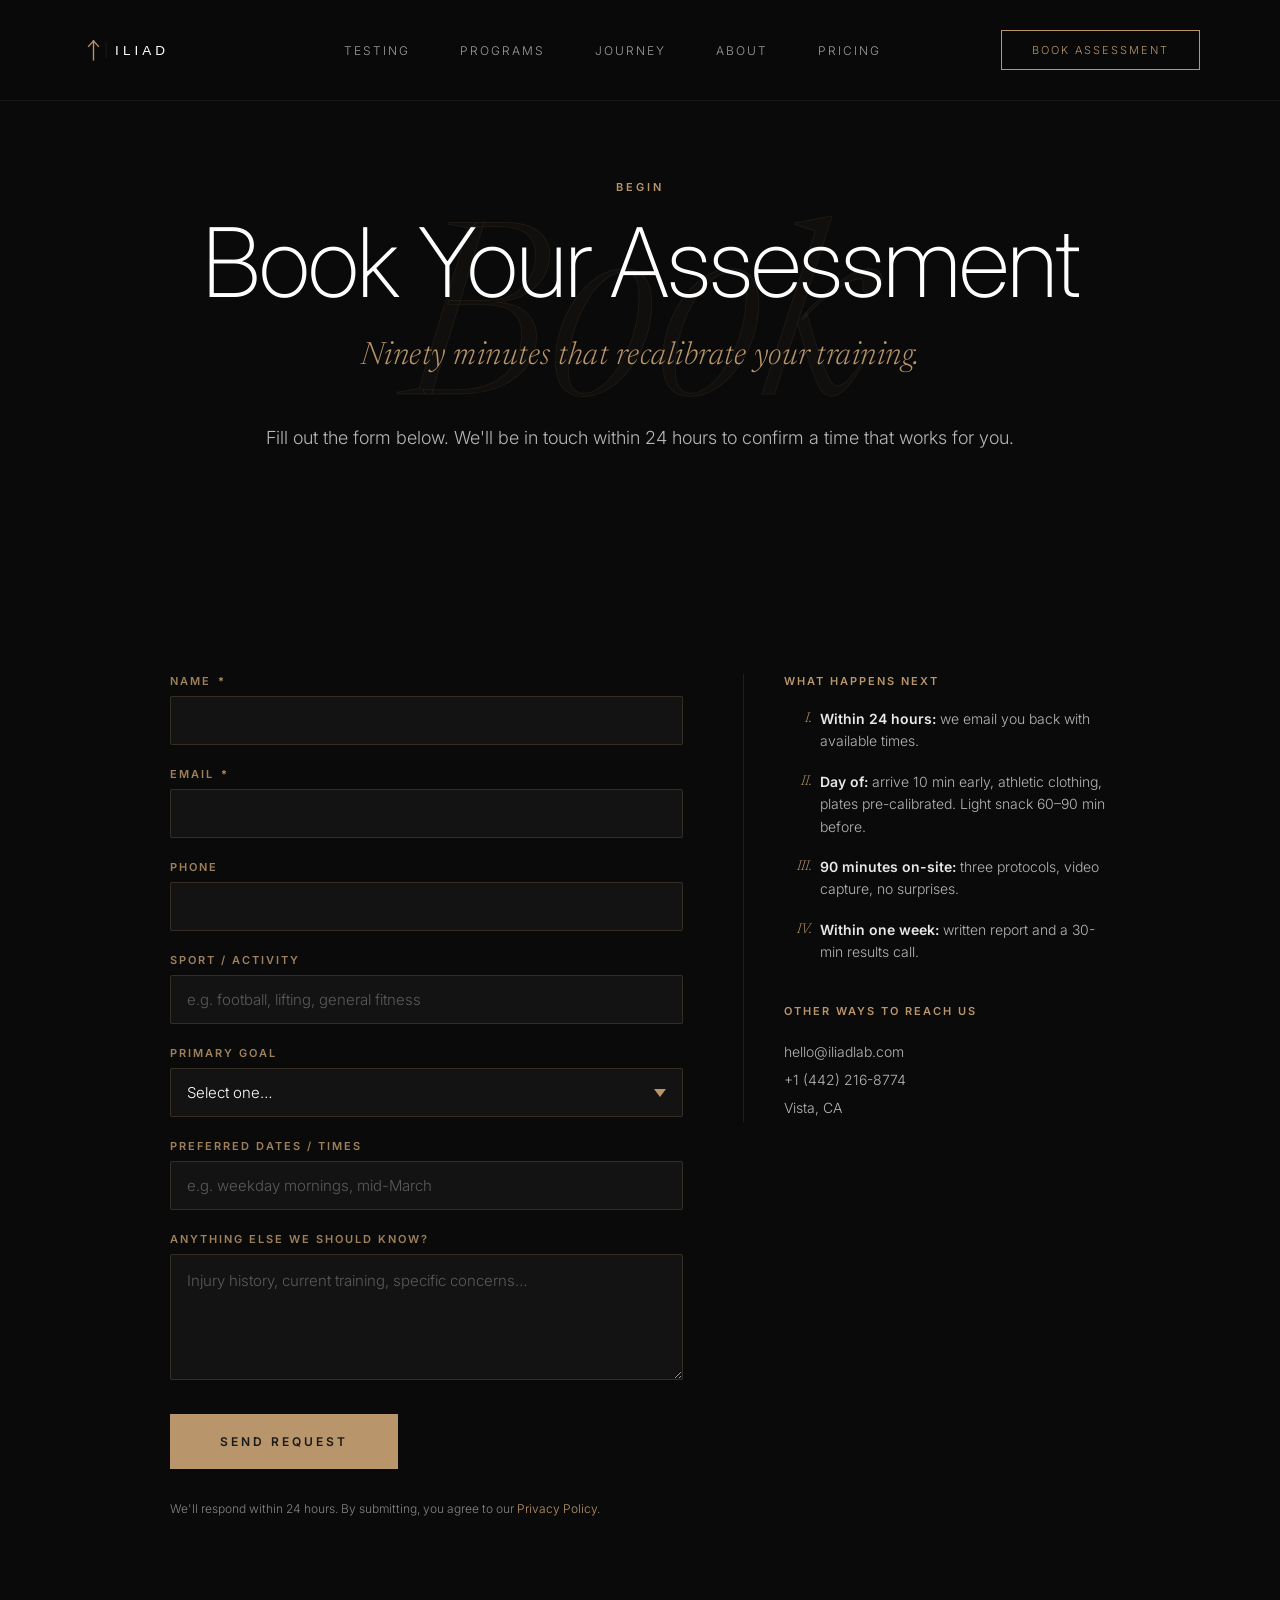
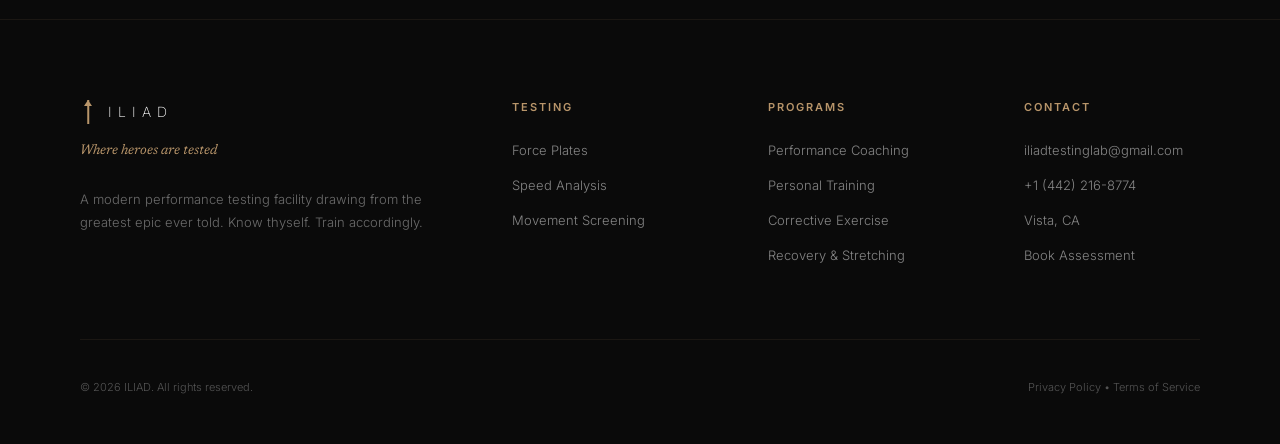
<file: book.html>
<!DOCTYPE html>
<html lang="en">
<head>
    <meta charset="UTF-8">
    <meta name="viewport" content="width=device-width, initial-scale=1.0">
    <title>Book Assessment — ILIAD</title>

    <meta name="description" content="Book your ILIAD performance assessment. Fill out the form and we'll be in touch within 24 hours to confirm a time.">
    <meta name="theme-color" content="#0A0A0A">
    <meta name="robots" content="noindex">

    <link rel="icon" type="image/svg+xml" href="data:image/svg+xml;utf8,<svg xmlns='http://www.w3.org/2000/svg' viewBox='0 0 24 32'><rect x='11' y='8' width='2' height='24' fill='%23B8956A'/><polygon points='12,0 18,8 6,8' fill='%23B8956A'/></svg>">

    <link rel="preconnect" href="https://fonts.googleapis.com">
    <link rel="preconnect" href="https://fonts.gstatic.com" crossorigin>
    <link href="https://fonts.googleapis.com/css2?family=Inter:wght@200;300;400;600;800&family=Newsreader:ital,wght@0,300;1,300&display=swap" rel="stylesheet">
    <link rel="stylesheet" href="app.css">
    <script>document.documentElement.classList.add('js');</script>
</head>
<body>
    <nav>
        <a href="index.html" class="logo">
            <img src="logo-mark.svg" alt="ILIAD">
        </a>
        <div class="nav-links">
            <a href="testing.html" data-content="nav.testing">Testing</a>
            <a href="programs.html" data-content="nav.programs">Programs</a>
            <a href="journey.html" data-content="nav.journey">Journey</a>
            <a href="about.html" data-content="nav.about">About</a>
            <a href="pricing.html" data-content="nav.pricing">Pricing</a>
        </div>
        <a href="book.html" class="nav-cta active" data-content="nav.bookAssessment">Book Assessment</a>
        <button class="nav-toggle" aria-label="Open menu" aria-expanded="false" aria-controls="mobile-menu">
            <span></span>
            <span></span>
            <span></span>
        </button>
    </nav>

    <div class="mobile-menu" id="mobile-menu" aria-hidden="true">
        <div class="mobile-menu-content">
            <a href="testing.html" data-content="nav.testing">Testing</a>
            <a href="programs.html" data-content="nav.programs">Programs</a>
            <a href="journey.html" data-content="nav.journey">Journey</a>
            <a href="about.html" data-content="nav.about">About</a>
            <a href="pricing.html" data-content="nav.pricing">Pricing</a>
            <a href="book.html" class="mobile-menu-cta" data-content="nav.bookAssessment">Book Assessment</a>
        </div>
    </div>

    <section class="page-header">
        <div class="page-header-watermark" aria-hidden="true">Book</div>
        <div class="page-header-content reveal">
            <div class="hero-label" data-content="book.header.label">Begin</div>
            <h1 class="page-header-title" data-content="book.header.title">Book Your Assessment</h1>
            <p class="hero-subtitle" data-content="book.header.subtitle">Ninety minutes that recalibrate your training.</p>
            <p class="hero-description" data-content="book.header.description">
                Fill out the form below. We'll be in touch within 24 hours to confirm a time
                that works for you.
            </p>
        </div>
    </section>

    <section class="booking-section reveal">
        <!-- Formspree config: replace YOUR_FORM_ID below with your endpoint ID (the part after /f/). -->
        <form class="booking-form" action="https://formspree.io/f/xlgzolbq" method="POST">
            <input type="hidden" name="_subject" value="ILIAD — New assessment booking request">
            <input type="hidden" name="_next" value="thanks.html">
            <input type="hidden" name="_cc" value="iliadtestinglab@gmail.com">
            <!-- Honeypot: hidden from real users; bots fill it and get rejected -->
            <input type="text" name="_gotcha" style="display:none" tabindex="-1" autocomplete="off">

            <div class="form-row">
                <label for="name">Name <span class="form-required">*</span></label>
                <input type="text" id="name" name="name" required autocomplete="name">
            </div>

            <div class="form-row">
                <label for="email">Email <span class="form-required">*</span></label>
                <input type="email" id="email" name="email" required autocomplete="email">
            </div>

            <div class="form-row">
                <label for="phone">Phone</label>
                <input type="tel" id="phone" name="phone" autocomplete="tel">
            </div>

            <div class="form-row">
                <label for="sport">Sport / activity</label>
                <input type="text" id="sport" name="sport" placeholder="e.g. football, lifting, general fitness">
            </div>

            <div class="form-row">
                <label for="goal">Primary goal</label>
                <select id="goal" name="goal">
                    <option value="">Select one…</option>
                    <option value="performance">Improve performance</option>
                    <option value="injury-return">Return from injury</option>
                    <option value="injury-prevention">Reduce injury risk</option>
                    <option value="combine">Combine / pro day prep</option>
                    <option value="general-fitness">General fitness &amp; longevity</option>
                    <option value="team">Team / roster assessment</option>
                    <option value="other">Other</option>
                </select>
            </div>

            <div class="form-row">
                <label for="dates">Preferred dates / times</label>
                <input type="text" id="dates" name="dates" placeholder="e.g. weekday mornings, mid-March">
            </div>

            <div class="form-row">
                <label for="notes">Anything else we should know?</label>
                <textarea id="notes" name="notes" rows="4" placeholder="Injury history, current training, specific concerns…"></textarea>
            </div>

            <button type="submit" class="btn-primary form-submit">Send Request</button>

            <p class="form-fineprint">
                We'll respond within 24 hours. By submitting, you agree to our
                <a href="privacy.html">Privacy Policy</a>.
            </p>
        </form>

        <aside class="booking-aside">
            <h3 class="booking-aside-title">What happens next</h3>
            <ol class="booking-steps">
                <li><strong>Within 24 hours:</strong> we email you back with available times.</li>
                <li><strong>Day of:</strong> arrive 10 min early, athletic clothing, plates pre-calibrated. Light snack 60–90 min before.</li>
                <li><strong>90 minutes on-site:</strong> three protocols, video capture, no surprises.</li>
                <li><strong>Within one week:</strong> written report and a 30-min results call.</li>
            </ol>
            <h3 class="booking-aside-title">Other ways to reach us</h3>
            <ul class="booking-contact">
                <li><a href="mailto:hello@iliadlab.com">hello@iliadlab.com</a></li>
                <li><a href="tel:+14422168774">+1 (442) 216-8774</a></li>
                <li>Vista, CA</li>
            </ul>
        </aside>
    </section>

    <footer id="contact">
        <div class="footer-container">
            <div>
                <div class="footer-brand">
                    <div class="footer-logo-mark"></div>
                    <span>ILIAD</span>
                </div>
                <div class="footer-tagline" data-content="brand.tagline">Where heroes are tested</div>
                <p class="footer-description" data-content="brand.description">
                    A modern performance testing facility drawing from the greatest epic ever told.
                    Know thyself. Train accordingly.
                </p>
            </div>

            <div>
                <div class="footer-title" data-content="footer.testingTitle">Testing</div>
                <ul class="footer-links">
                    <li><a href="testing.html#force-plates" data-content="footer.forcePlatesLink">Force Plates</a></li>
                    <li><a href="testing.html#speed" data-content="footer.speedLink">Speed Analysis</a></li>
                    <li><a href="testing.html#movement-screening" data-content="footer.movementLink">Movement Screening</a></li>
                </ul>
            </div>

            <div>
                <div class="footer-title" data-content="footer.programsTitle">Programs</div>
                <ul class="footer-links">
                    <li><a href="programs.html#performance-coaching" data-content="footer.coachingLink">Performance Coaching</a></li>
                    <li><a href="programs.html#personal-training" data-content="footer.trainingLink">Personal Training</a></li>
                    <li><a href="programs.html#corrective-exercise" data-content="footer.correctiveLink">Corrective Exercise</a></li>
                    <li><a href="programs.html#recovery" data-content="footer.recoveryLink">Recovery &amp; Stretching</a></li>
                </ul>
            </div>

            <div>
                <div class="footer-title" data-content="footer.contactTitle">Contact</div>
                <ul class="footer-links">
                    <li><a href="mailto:hello@iliadlab.com" data-content="contact.email">hello@iliadlab.com</a></li>
                    <li><a href="tel:+14422168774" data-content="contact.phone">+1 (442) 216-8774</a></li>
                    <li><a href="#contact" data-content="contact.location">Vista, CA</a></li>
                    <li><a href="book.html" data-content="footer.bookAssessmentLink">Book Assessment</a></li>
                </ul>
            </div>
        </div>

        <div class="footer-bottom">
            <div data-content="brand.copyright">© 2026 ILIAD. All rights reserved.</div>
            <div><a href="privacy.html">Privacy Policy</a> • <a href="terms.html">Terms of Service</a></div>
        </div>
    </footer>

    <script src="content.js" defer></script>
    <script src="app.js" defer></script>
</body>
</html>
</file>
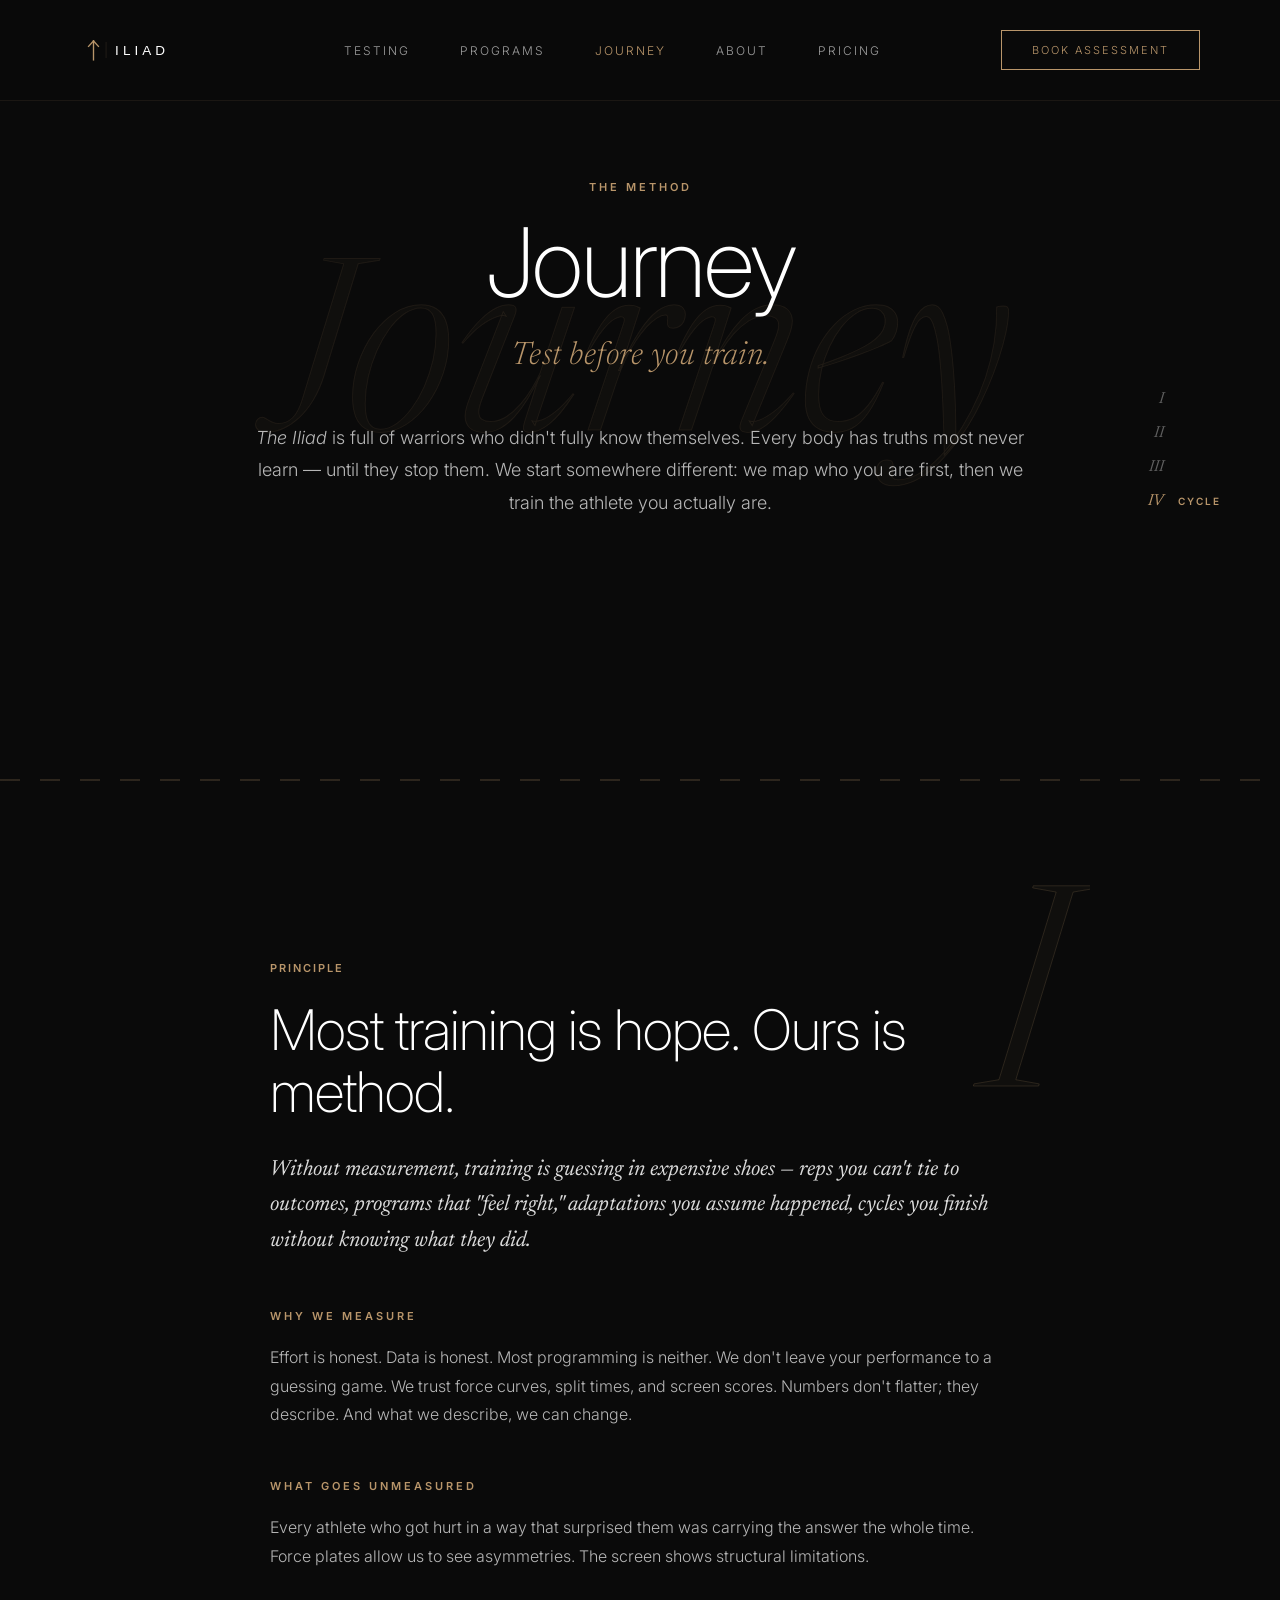
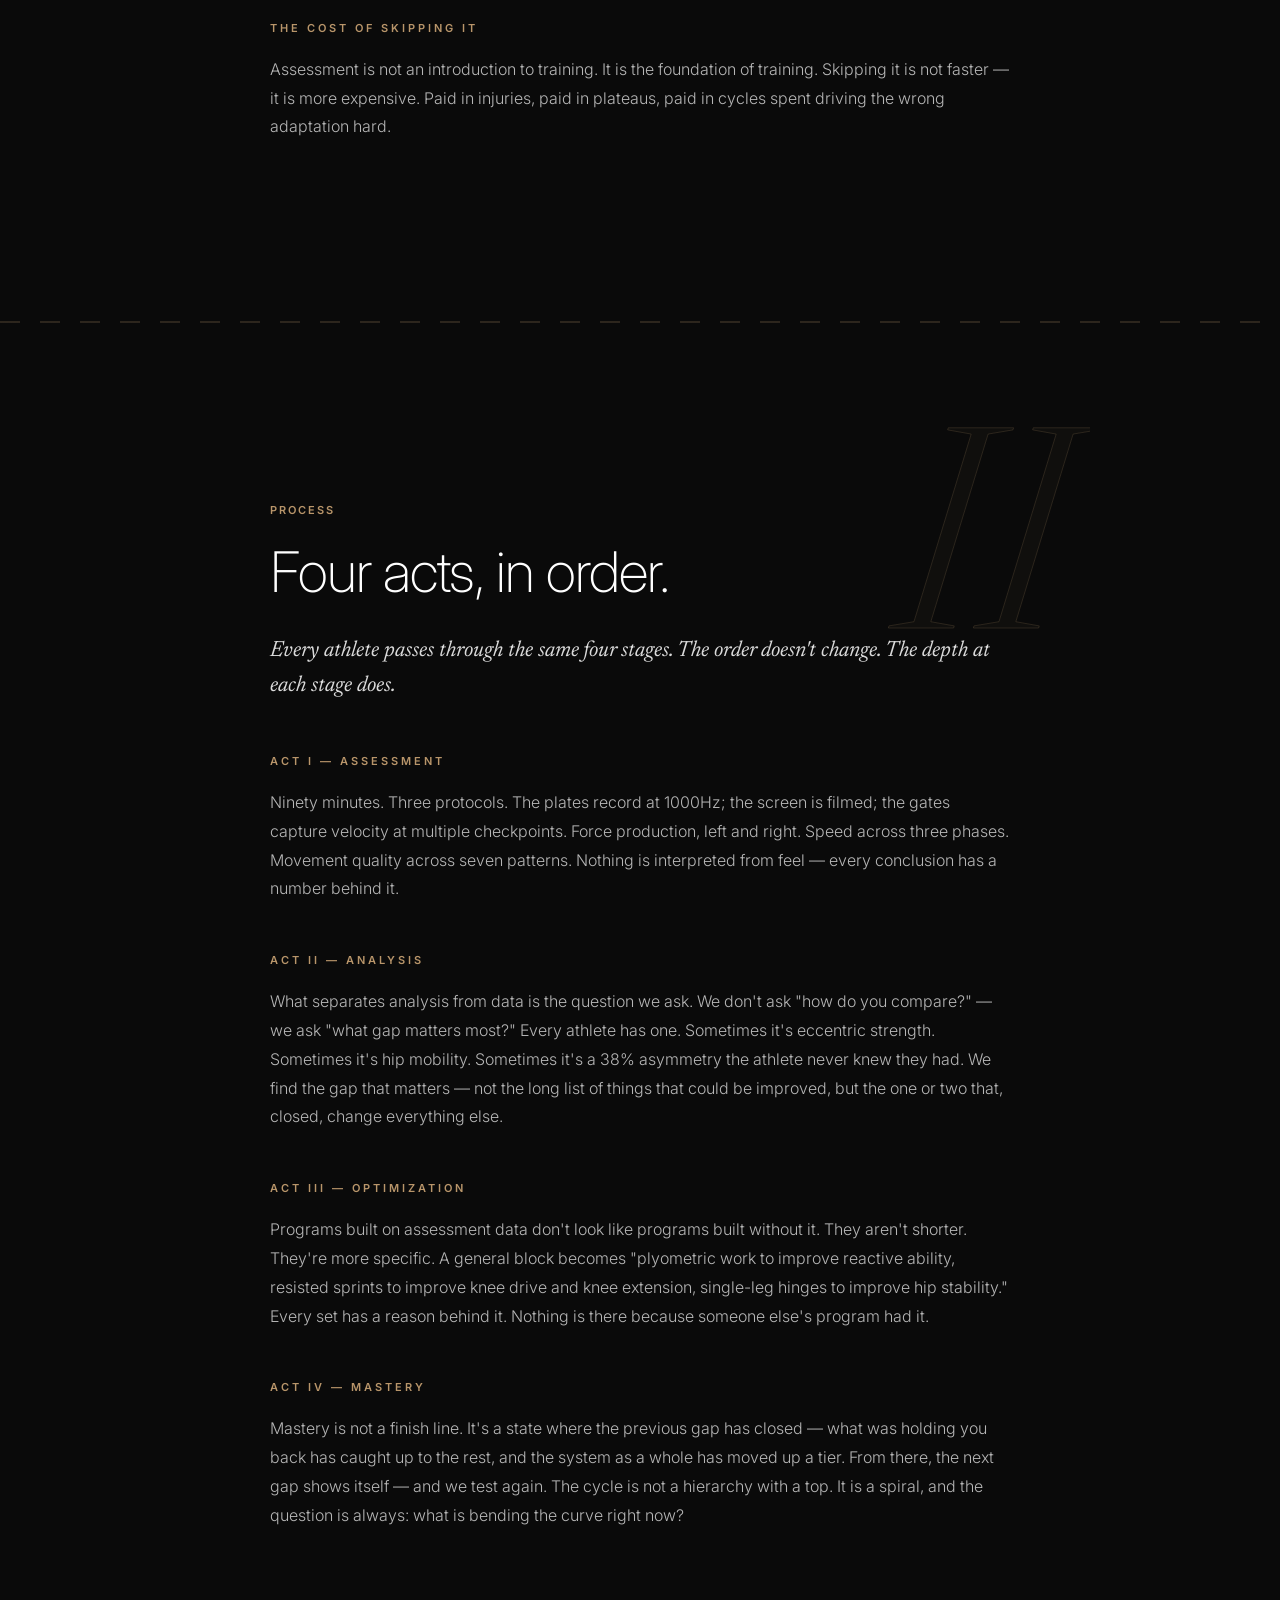
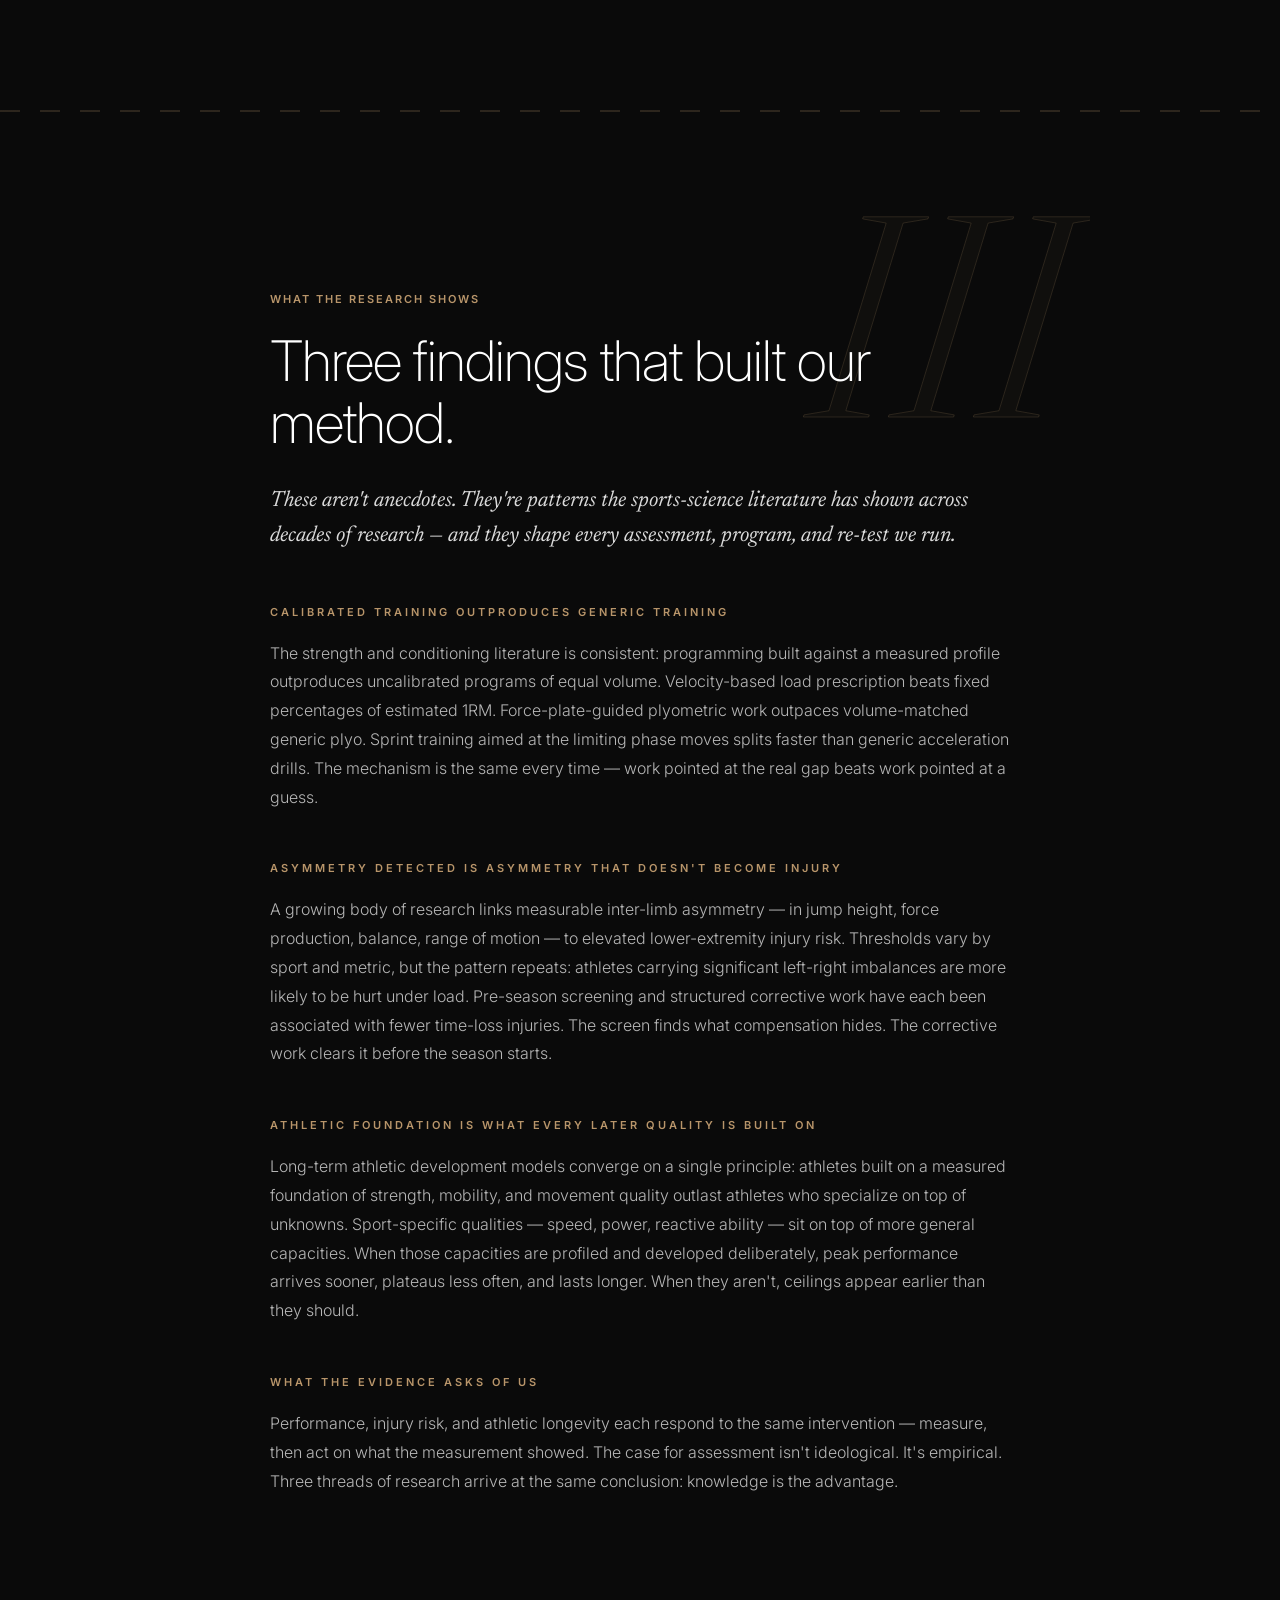
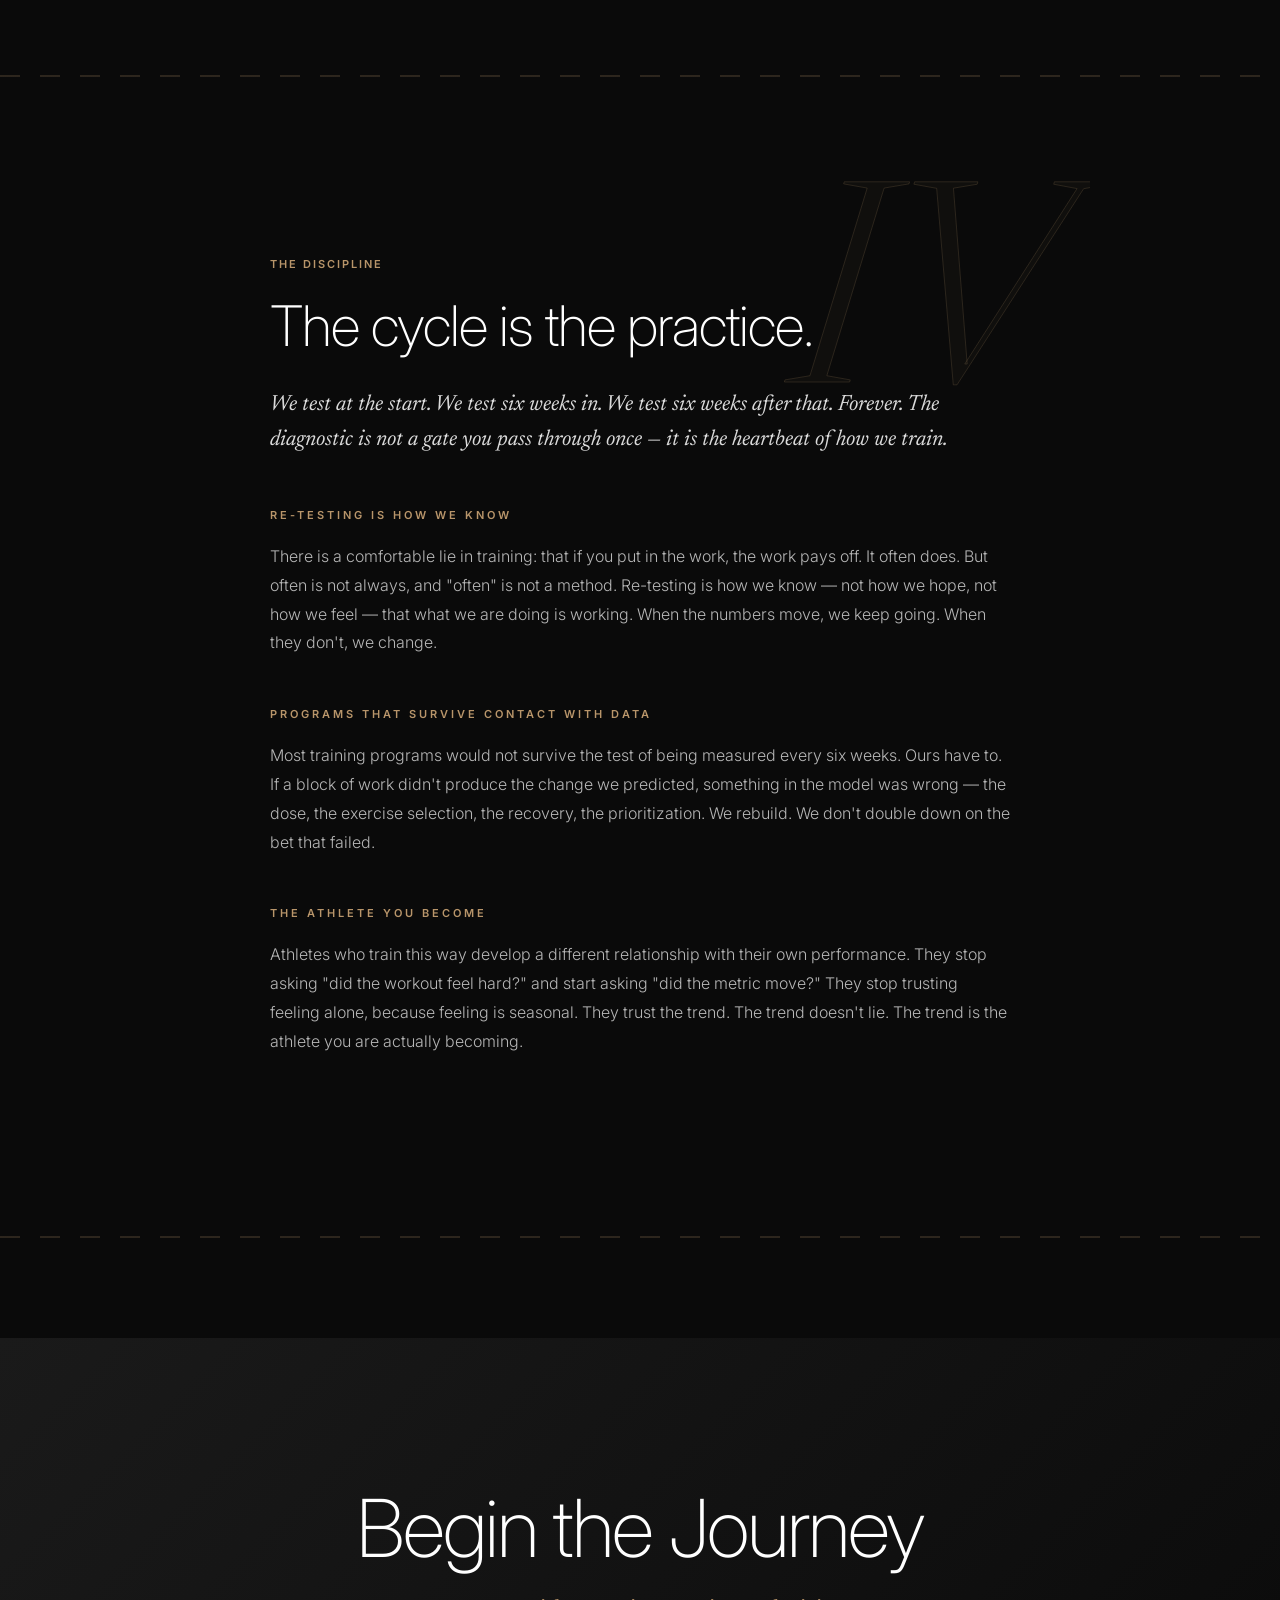
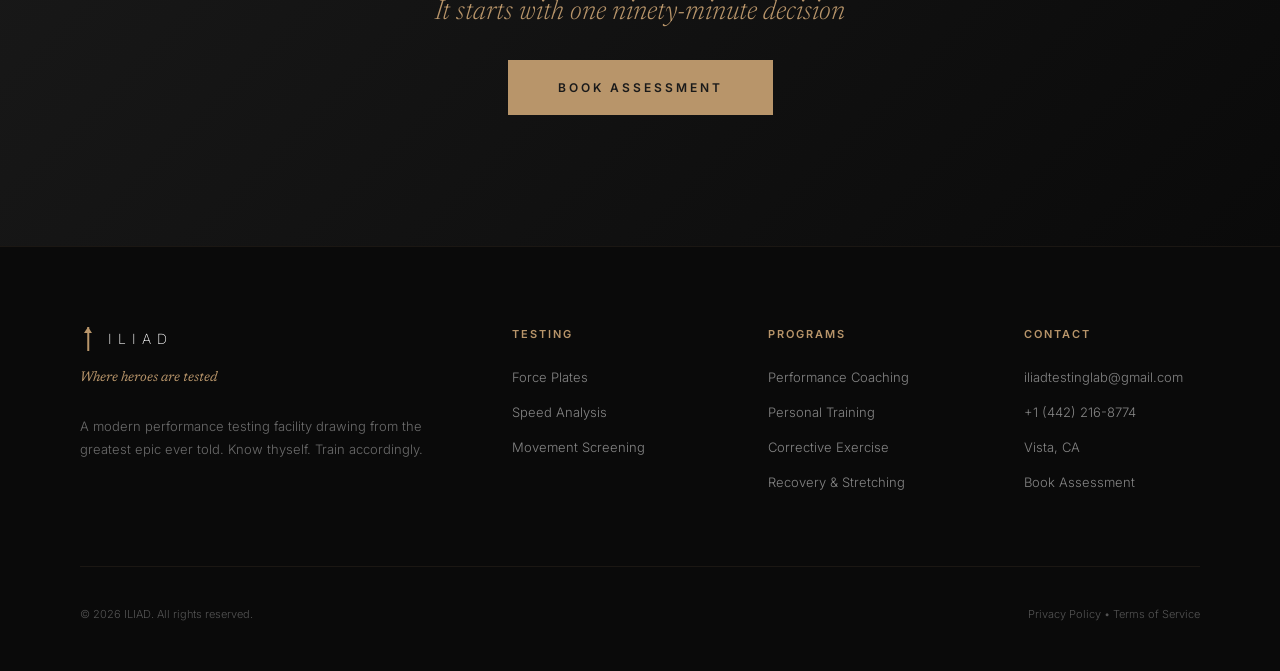
<file: journey.html>
<!DOCTYPE html>
<html lang="en">
<head>
    <meta charset="UTF-8">
    <meta name="viewport" content="width=device-width, initial-scale=1.0">
    <title>The Method — ILIAD</title>

    <meta name="description" content="The ILIAD method: assess before you train. Why data-driven diagnostics — force plates, screens, split times — are the foundation of training, not an introduction to it.">
    <meta name="theme-color" content="#0A0A0A">

    <meta property="og:type" content="website">
    <meta property="og:title" content="The Method — ILIAD">
    <meta property="og:description" content="Test before you train. The athlete who knows themselves trains better.">
    <meta property="og:image" content="og-image.jpg">

    <link rel="icon" type="image/svg+xml" href="data:image/svg+xml;utf8,<svg xmlns='http://www.w3.org/2000/svg' viewBox='0 0 24 32'><rect x='11' y='8' width='2' height='24' fill='%23B8956A'/><polygon points='12,0 18,8 6,8' fill='%23B8956A'/></svg>">

    <link rel="preconnect" href="https://fonts.googleapis.com">
    <link rel="preconnect" href="https://fonts.gstatic.com" crossorigin>
    <link href="https://fonts.googleapis.com/css2?family=Inter:wght@200;300;400;600;800&family=Newsreader:ital,wght@0,300;1,300&display=swap" rel="stylesheet">
    <link rel="stylesheet" href="app.css">
    <script>document.documentElement.classList.add('js');</script>
</head>
<body>
    <nav>
        <a href="index.html" class="logo">
            <img src="logo-mark.svg" alt="ILIAD">
        </a>
        <div class="nav-links">
            <a href="testing.html" data-content="nav.testing">Testing</a>
            <a href="programs.html" data-content="nav.programs">Programs</a>
            <a href="journey.html" class="active" data-static-active="true" data-content="nav.journey">Journey</a>
            <a href="about.html" data-content="nav.about">About</a>
            <a href="pricing.html" data-content="nav.pricing">Pricing</a>
        </div>
        <a href="book.html" class="nav-cta" data-content="nav.bookAssessment">Book Assessment</a>
        <button class="nav-toggle" aria-label="Open menu" aria-expanded="false" aria-controls="mobile-menu">
            <span></span>
            <span></span>
            <span></span>
        </button>
    </nav>

    <div class="mobile-menu" id="mobile-menu" aria-hidden="true">
        <div class="mobile-menu-content">
            <a href="testing.html" data-content="nav.testing">Testing</a>
            <a href="programs.html" data-content="nav.programs">Programs</a>
            <a href="journey.html" class="active" data-content="nav.journey">Journey</a>
            <a href="about.html" data-content="nav.about">About</a>
            <a href="pricing.html" data-content="nav.pricing">Pricing</a>
            <a href="book.html" class="mobile-menu-cta" data-content="nav.bookAssessment">Book Assessment</a>
        </div>
    </div>

    <aside class="chapter-rail" role="navigation" aria-label="Chapter navigation">
        <a href="#principle" class="rail-item" data-target="principle">
            <span class="rail-num">I</span>
            <span class="rail-label">Principle</span>
        </a>
        <a href="#process" class="rail-item" data-target="process">
            <span class="rail-num">II</span>
            <span class="rail-label">Process</span>
        </a>
        <a href="#evidence" class="rail-item" data-target="evidence">
            <span class="rail-num">III</span>
            <span class="rail-label">Evidence</span>
        </a>
        <a href="#cycle" class="rail-item" data-target="cycle">
            <span class="rail-num">IV</span>
            <span class="rail-label">Cycle</span>
        </a>
    </aside>

    <section class="page-header">
        <div class="page-header-watermark" aria-hidden="true">Journey</div>
        <div class="page-header-content reveal">
            <div class="hero-label" data-content="journey.header.label">The Method</div>
            <h1 class="page-header-title" data-content="journey.header.title">Journey</h1>
            <p class="hero-subtitle" data-content="journey.header.subtitle">Test before you train.</p>
            <p class="hero-description" data-content="journey.header.description">
                <em>The Iliad</em> is full of warriors who didn't fully know themselves.
                Every body has truths most never learn — until they stop them.
                We start somewhere different: we map who you are first, then we train
                the athlete you actually are.
            </p>
        </div>
    </section>

    <div class="greek-pattern"></div>

    <section class="protocol reveal" id="principle">
        <div class="service-number" data-content="journey.principle.number">PRINCIPLE</div>
        <h2 class="protocol-title" data-content="journey.principle.title">Most training is hope. Ours is method.</h2>
        <p class="protocol-lead" data-content="journey.principle.lead">
            Without measurement, training is guessing in expensive shoes — reps you can't
            tie to outcomes, programs that "feel right," adaptations you assume happened,
            cycles you finish without knowing what they did.
        </p>

        <h3 class="protocol-subhead" data-content="journey.principle.sub1Head">Why we measure</h3>
        <p class="protocol-prose" data-content="journey.principle.sub1Prose">
            Effort is honest. Data is honest. Most programming is neither. We don't trust
            opinions about your body — yours, ours, or anyone else's. We trust force curves,
            split times, and screen scores. Numbers don't flatter; they describe. And what
            we describe, we can change.
        </p>

        <h3 class="protocol-subhead" data-content="journey.principle.sub2Head">What goes unmeasured</h3>
        <p class="protocol-prose" data-content="journey.principle.sub2Prose">
            Every athlete who got hurt in a way that surprised them was carrying the answer
            the whole time. The plates would have shown it. The screen would have flagged it.
            The split times would have called it out by name. Nobody asked.
        </p>

        <h3 class="protocol-subhead" data-content="journey.principle.sub3Head">The cost of skipping it</h3>
        <p class="protocol-prose" data-content="journey.principle.sub3Prose">
            Assessment is not an introduction to training. It is the foundation of training.
            Skipping it is not faster — it is more expensive. Paid in injuries, paid in
            plateaus, paid in cycles spent driving the wrong adaptation hard.
        </p>
        <span class="protocol-numeral" aria-hidden="true">I</span>
    </section>

    <div class="greek-pattern"></div>

    <section class="protocol reveal" id="process">
        <div class="service-number" data-content="journey.process.number">PROCESS</div>
        <h2 class="protocol-title" data-content="journey.process.title">Four acts, in order.</h2>
        <p class="protocol-lead" data-content="journey.process.lead">
            Every athlete passes through the same four stages. The order doesn't change.
            The depth at each stage does.
        </p>

        <h3 class="protocol-subhead" data-content="journey.process.act1Head">Act I — Assessment</h3>
        <p class="protocol-prose" data-content="journey.process.act1Prose">
            Ninety minutes. Three protocols. The plates record at 1000Hz; the screen is filmed;
            the gates capture velocity at multiple checkpoints. Force production, left and right.
            Speed across three phases. Movement quality across seven patterns. Nothing is
            interpreted from feel — every conclusion has a number behind it.
        </p>

        <h3 class="protocol-subhead" data-content="journey.process.act2Head">Act II — Analysis</h3>
        <p class="protocol-prose" data-content="journey.process.act2Prose">
            What separates analysis from data is the question we ask. We don't ask "how do
            you compare?" — we ask "what gap matters most?" Every athlete has one. Sometimes
            it's eccentric strength. Sometimes it's hip mobility. Sometimes it's a 38%
            asymmetry the athlete never knew they had. We find the gap that matters — not
            the long list of things that could be improved, but the one or two that, closed,
            change everything else.
        </p>

        <h3 class="protocol-subhead" data-content="journey.process.act3Head">Act III — Optimization</h3>
        <p class="protocol-prose" data-content="journey.process.act3Prose">
            Programs built on assessment data don't look like programs built without it.
            They aren't shorter. They're more specific. A general strength block becomes
            "eccentric loading on the weaker leg, mobility work for the limited side,
            conditioning at the heart rate aligned to the actual aerobic ceiling we measured."
            Every set has a reason behind it. Nothing is there because someone else's program
            had it.
        </p>

        <h3 class="protocol-subhead" data-content="journey.process.act4Head">Act IV — Mastery</h3>
        <p class="protocol-prose" data-content="journey.process.act4Prose">
            Mastery is not a finish line. It's a state where the previous gap has closed —
            what was holding you back has caught up to the rest, and the system as a whole
            has moved up a tier. From there, the next gap shows itself — and we test
            again. The cycle is not a hierarchy with a top. It is a spiral, and the question
            is always: what is bending the curve right now?
        </p>
        <span class="protocol-numeral" aria-hidden="true">II</span>
    </section>

    <div class="greek-pattern"></div>

    <section class="protocol reveal" id="evidence">
        <div class="service-number" data-content="journey.evidence.number">WHAT THE RESEARCH SHOWS</div>
        <h2 class="protocol-title" data-content="journey.evidence.title">Three findings that built our method.</h2>
        <p class="protocol-lead" data-content="journey.evidence.lead">
            These aren't anecdotes. They're patterns the sports-science literature has
            shown across decades of research — and they shape every assessment, program,
            and re-test we run.
        </p>

        <h3 class="protocol-subhead" data-content="journey.evidence.performanceHead">Calibrated training outproduces generic training</h3>
        <p class="protocol-prose" data-content="journey.evidence.performanceProse">
            The strength and conditioning literature is consistent: programming individualized
            against measured profile produces larger gains than uncalibrated programs of equal
            volume. Velocity-based load prescription beats fixed percentages of estimated 1RM.
            Force-plate-guided plyometric work outpaces volume-matched generic plyo. Sprint
            training aimed at the limiting phase moves splits faster than generic acceleration
            drills. The mechanism is the same every time — work pointed at the real gap
            outperforms work pointed at a guess.
        </p>

        <h3 class="protocol-subhead" data-content="journey.evidence.injuryHead">Asymmetry detected is asymmetry that doesn't become injury</h3>
        <p class="protocol-prose" data-content="journey.evidence.injuryProse">
            A growing body of research links measurable inter-limb asymmetry — in jump height,
            force production, single-leg balance, range of motion — to elevated lower-extremity
            injury risk. The exact threshold varies by sport and metric, but the pattern repeats:
            athletes carrying significant left-right imbalances are more likely to be hurt under
            load. Pre-season movement screening, force-plate asymmetry profiling, and structured
            corrective work in response to the data have each been associated with reduced
            time-loss injuries in published research. The screen finds what compensation has
            been hiding. The corrective work clears it before the season starts.
        </p>

        <h3 class="protocol-subhead" data-content="journey.evidence.foundationHead">Athletic foundation is what every later quality is built on</h3>
        <p class="protocol-prose" data-content="journey.evidence.foundationProse">
            Long-term athletic development models — refined over decades of applied research —
            converge on a single principle: athletes built on a measured foundation of strength,
            mobility, and movement quality outlast athletes who specialize on top of unknowns.
            The sport-specific qualities — speed, power, reactive ability — sit on top of more
            general capacities. When those capacities are profiled and developed deliberately,
            peak performance arrives sooner, plateaus less often, and lasts longer. When they
            aren't, ceilings appear earlier than they should — for reasons the athlete could
            have seen coming if anyone had been measuring.
        </p>

        <h3 class="protocol-subhead" data-content="journey.evidence.synthesisHead">What the evidence asks of us</h3>
        <p class="protocol-prose" data-content="journey.evidence.synthesisProse">
            Performance, injury risk, and athletic longevity each respond to the same
            intervention — measure, then act on what the measurement showed. The literature
            doesn't claim training without data is impossible. It claims training with data
            is more efficient and more durable. The case for assessment isn't ideological.
            It's empirical. Three threads of research arrive at the same conclusion:
            knowledge is the advantage.
        </p>
        <span class="protocol-numeral" aria-hidden="true">III</span>
    </section>

    <div class="greek-pattern"></div>

    <section class="protocol reveal" id="cycle">
        <div class="service-number" data-content="journey.cycle.number">THE DISCIPLINE</div>
        <h2 class="protocol-title" data-content="journey.cycle.title">The cycle is the practice.</h2>
        <p class="protocol-lead" data-content="journey.cycle.lead">
            We test at the start. We test six weeks in. We test six weeks after that.
            Forever. The diagnostic is not a gate you pass through once — it is the
            heartbeat of how we train.
        </p>

        <h3 class="protocol-subhead" data-content="journey.cycle.retestHead">Re-testing is how we know</h3>
        <p class="protocol-prose" data-content="journey.cycle.retestProse">
            There is a comfortable lie in training: that if you put in the work, the work
            pays off. It often does. But often is not always, and "often" is not a method.
            Re-testing is how we know — not how we hope, not how we feel — that what we
            are doing is working. When the numbers move, we keep going. When they don't,
            we change.
        </p>

        <h3 class="protocol-subhead" data-content="journey.cycle.surviveHead">Programs that survive contact with data</h3>
        <p class="protocol-prose" data-content="journey.cycle.surviveProse">
            Most training programs would not survive the test of being measured every six
            weeks. Ours have to. If a block of work didn't produce the change we predicted,
            something in the model was wrong — the dose, the exercise selection, the
            recovery, the prioritization. We rebuild. We don't double down on the bet that
            failed.
        </p>

        <h3 class="protocol-subhead" data-content="journey.cycle.athleteHead">The athlete you become</h3>
        <p class="protocol-prose" data-content="journey.cycle.athleteProse">
            Athletes who train this way develop a different relationship with their own
            performance. They stop asking "did the workout feel hard?" and start asking
            "did the metric move?" They stop trusting feeling alone, because feeling is
            seasonal. They trust the trend. The trend doesn't lie. The trend is the
            athlete you are actually becoming.
        </p>
        <span class="protocol-numeral" aria-hidden="true">IV</span>
    </section>

    <div class="greek-pattern"></div>

    <section class="cta-section">
        <div class="cta-container">
            <h2 class="cta-title" data-content="journey.cta.title">Begin the Journey</h2>
            <p class="cta-subtitle" data-content="journey.cta.subtitle">It starts with one ninety-minute decision</p>
            <a href="book.html" class="btn-primary" data-content="buttons.bookAssessment">Book Assessment</a>
        </div>
    </section>

    <footer id="contact">
        <div class="footer-container">
            <div>
                <div class="footer-brand">
                    <div class="footer-logo-mark"></div>
                    <span>ILIAD</span>
                </div>
                <div class="footer-tagline" data-content="brand.tagline">Where heroes are tested</div>
                <p class="footer-description" data-content="brand.description">
                    A modern performance testing facility drawing from the greatest epic ever told.
                    Know thyself. Train accordingly.
                </p>
            </div>

            <div>
                <div class="footer-title" data-content="footer.testingTitle">Testing</div>
                <ul class="footer-links">
                    <li><a href="testing.html#force-plates" data-content="footer.forcePlatesLink">Force Plates</a></li>
                    <li><a href="testing.html#speed" data-content="footer.speedLink">Speed Analysis</a></li>
                    <li><a href="testing.html#movement-screening" data-content="footer.movementLink">Movement Screening</a></li>
                </ul>
            </div>

            <div>
                <div class="footer-title" data-content="footer.programsTitle">Programs</div>
                <ul class="footer-links">
                    <li><a href="programs.html#performance-coaching" data-content="footer.coachingLink">Performance Coaching</a></li>
                    <li><a href="programs.html#personal-training" data-content="footer.trainingLink">Personal Training</a></li>
                    <li><a href="programs.html#corrective-exercise" data-content="footer.correctiveLink">Corrective Exercise</a></li>
                    <li><a href="programs.html#recovery" data-content="footer.recoveryLink">Recovery &amp; Stretching</a></li>
                </ul>
            </div>

            <div>
                <div class="footer-title" data-content="footer.contactTitle">Contact</div>
                <ul class="footer-links">
                    <li><a href="mailto:hello@iliadlab.com" data-content="contact.email">hello@iliadlab.com</a></li>
                    <li><a href="tel:+14422168774" data-content="contact.phone">+1 (442) 216-8774</a></li>
                    <li><a href="#contact" data-content="contact.location">Vista, CA</a></li>
                    <li><a href="book.html" data-content="footer.bookAssessmentLink">Book Assessment</a></li>
                </ul>
            </div>
        </div>

        <div class="footer-bottom">
            <div data-content="brand.copyright">© 2026 ILIAD. All rights reserved.</div>
            <div><a href="privacy.html">Privacy Policy</a> • <a href="terms.html">Terms of Service</a></div>
        </div>
    </footer>

    <script src="content.js" defer></script>
    <script src="app.js" defer></script>
</body>
</html>
</file>
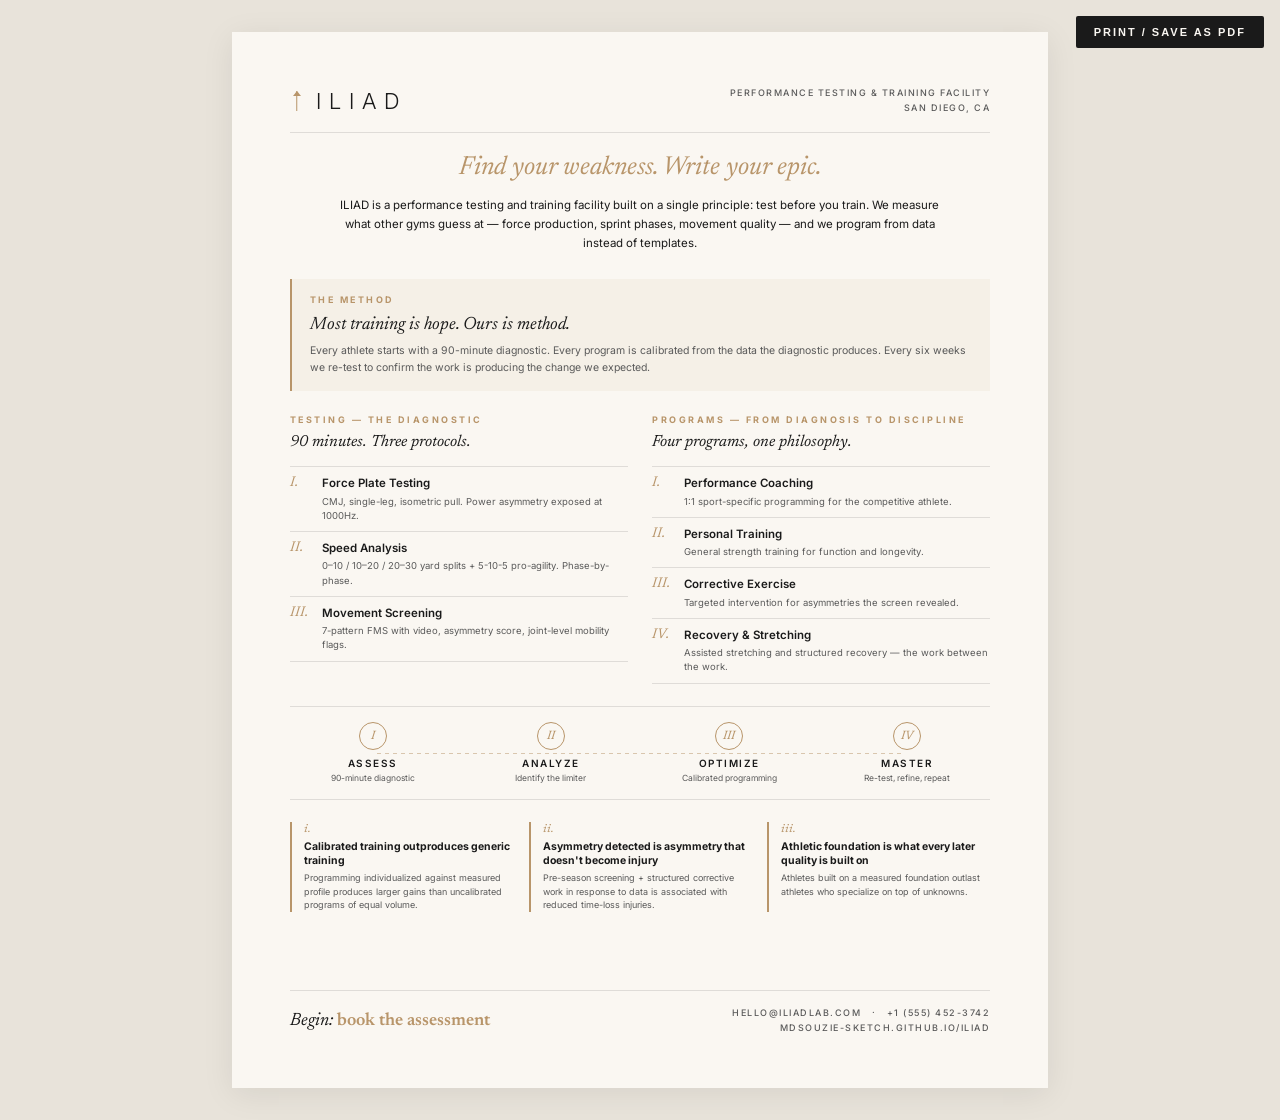
<file: onepager.html>
<!DOCTYPE html>
<html lang="en">
<head>
    <meta charset="UTF-8">
    <meta name="viewport" content="width=device-width, initial-scale=1.0">
    <title>ILIAD — One-Page Summary</title>
    <meta name="robots" content="noindex">

    <link rel="icon" type="image/svg+xml" href="data:image/svg+xml;utf8,<svg xmlns='http://www.w3.org/2000/svg' viewBox='0 0 24 32'><rect x='11' y='8' width='2' height='24' fill='%23B8956A'/><polygon points='12,0 18,8 6,8' fill='%23B8956A'/></svg>">

    <link rel="preconnect" href="https://fonts.googleapis.com">
    <link rel="preconnect" href="https://fonts.gstatic.com" crossorigin>
    <link href="https://fonts.googleapis.com/css2?family=Inter:wght@300;400;500;600;700&family=Newsreader:ital,wght@0,300;0,400;1,300;1,400&display=swap" rel="stylesheet">

    <style>
        @page {
            size: letter;
            margin: 0.5in;
        }

        * { margin: 0; padding: 0; box-sizing: border-box; }

        :root {
            --paper: #FAF7F2;
            --ink: #1A1A1A;
            --muted: #5A5A5A;
            --accent: #B8956A;
            --rule: rgba(26, 26, 26, 0.12);
        }

        body {
            font-family: 'Inter', sans-serif;
            background: #E8E3DA;
            color: var(--ink);
            -webkit-font-smoothing: antialiased;
            line-height: 1.5;
            min-height: 100vh;
            display: flex;
            justify-content: center;
            padding: 32px 16px;
        }

        .print-controls {
            position: fixed;
            top: 16px;
            right: 16px;
            z-index: 100;
            display: flex;
            gap: 8px;
            font-family: 'Inter', sans-serif;
        }

        .print-controls button {
            padding: 10px 18px;
            background: var(--ink);
            color: var(--paper);
            border: none;
            font-size: 11px;
            font-weight: 600;
            letter-spacing: 2px;
            text-transform: uppercase;
            cursor: pointer;
            border-radius: 2px;
            transition: background 0.2s ease;
        }

        .print-controls button:hover {
            background: var(--accent);
            color: var(--ink);
        }

        .sheet {
            width: 8.5in;
            min-height: 11in;
            background: var(--paper);
            padding: 0.55in 0.6in;
            display: flex;
            flex-direction: column;
            box-shadow: 0 6px 30px rgba(0, 0, 0, 0.08);
            position: relative;
        }

        /* Header */
        .head {
            display: flex;
            justify-content: space-between;
            align-items: flex-start;
            border-bottom: 1px solid var(--rule);
            padding-bottom: 14px;
            margin-bottom: 20px;
        }

        .brand {
            display: flex;
            align-items: center;
            gap: 12px;
        }

        .brand-mark {
            width: 14px;
            height: 20px;
            position: relative;
            flex-shrink: 0;
        }

        .brand-mark::before {
            content: '';
            position: absolute;
            bottom: 0;
            left: 50%;
            transform: translateX(-50%);
            width: 1.5px;
            height: 20px;
            background: var(--accent);
        }

        .brand-mark::after {
            content: '';
            position: absolute;
            top: 0;
            left: 50%;
            transform: translateX(-50%);
            width: 0;
            height: 0;
            border-left: 4px solid transparent;
            border-right: 4px solid transparent;
            border-bottom: 5px solid var(--accent);
        }

        .brand-text {
            font-size: 22px;
            font-weight: 300;
            letter-spacing: 8px;
        }

        .head-meta {
            text-align: right;
            font-size: 9px;
            font-weight: 500;
            letter-spacing: 1.5px;
            text-transform: uppercase;
            color: var(--muted);
            line-height: 1.7;
        }

        .head-meta a {
            color: var(--muted);
            text-decoration: none;
        }

        /* Hero block */
        .hero-block {
            text-align: center;
            margin-bottom: 26px;
        }

        .tagline {
            font-family: 'Newsreader', serif;
            font-style: italic;
            font-size: 26px;
            color: var(--accent);
            margin-bottom: 12px;
            line-height: 1.2;
        }

        .positioning {
            font-size: 11.5px;
            font-weight: 400;
            line-height: 1.65;
            color: var(--ink);
            max-width: 6.4in;
            margin: 0 auto;
        }

        /* Method */
        .method {
            background: rgba(184, 149, 106, 0.08);
            border-left: 2px solid var(--accent);
            padding: 14px 18px;
            margin-bottom: 22px;
        }

        .method-label {
            font-size: 9px;
            font-weight: 700;
            letter-spacing: 2.5px;
            text-transform: uppercase;
            color: var(--accent);
            margin-bottom: 6px;
        }

        .method-title {
            font-family: 'Newsreader', serif;
            font-style: italic;
            font-size: 18px;
            font-weight: 400;
            margin-bottom: 4px;
        }

        .method-text {
            font-size: 10.5px;
            color: var(--muted);
            line-height: 1.6;
        }

        /* Two-column: Testing + Programs */
        .columns {
            display: grid;
            grid-template-columns: 1fr 1fr;
            gap: 24px;
            margin-bottom: 22px;
        }

        .col-head {
            font-size: 9px;
            font-weight: 700;
            letter-spacing: 2.5px;
            text-transform: uppercase;
            color: var(--accent);
            margin-bottom: 4px;
        }

        .col-title {
            font-family: 'Newsreader', serif;
            font-style: italic;
            font-size: 16px;
            font-weight: 400;
            margin-bottom: 12px;
        }

        .item-list {
            list-style: none;
        }

        .item {
            display: flex;
            gap: 10px;
            padding: 8px 0;
            border-top: 1px solid var(--rule);
            align-items: flex-start;
        }

        .item:last-child { border-bottom: 1px solid var(--rule); }

        .item-num {
            font-family: 'Newsreader', serif;
            font-style: italic;
            font-size: 14px;
            color: var(--accent);
            min-width: 22px;
            line-height: 1.2;
        }

        .item-body {
            flex: 1;
        }

        .item-name {
            font-size: 11.5px;
            font-weight: 600;
            color: var(--ink);
            margin-bottom: 2px;
        }

        .item-desc {
            font-size: 9.5px;
            color: var(--muted);
            line-height: 1.5;
        }

        /* Journey */
        .journey {
            display: grid;
            grid-template-columns: repeat(4, 1fr);
            gap: 12px;
            padding: 14px 0;
            border-top: 1px solid var(--rule);
            border-bottom: 1px solid var(--rule);
            margin-bottom: 22px;
            position: relative;
        }

        .journey::before {
            content: '';
            position: absolute;
            top: 50%;
            left: 12.5%;
            right: 12.5%;
            height: 1px;
            background: repeating-linear-gradient(
                to right,
                var(--accent),
                var(--accent) 4px,
                transparent 4px,
                transparent 8px
            );
            opacity: 0.5;
            z-index: 0;
        }

        .journey-step {
            text-align: center;
            position: relative;
            z-index: 1;
        }

        .journey-num {
            display: inline-block;
            width: 28px;
            height: 28px;
            border: 1px solid var(--accent);
            border-radius: 50%;
            background: var(--paper);
            font-family: 'Newsreader', serif;
            font-style: italic;
            font-size: 12px;
            color: var(--accent);
            line-height: 26px;
            margin-bottom: 6px;
        }

        .journey-name {
            font-size: 10px;
            font-weight: 600;
            letter-spacing: 1.5px;
            text-transform: uppercase;
            color: var(--ink);
            margin-bottom: 2px;
        }

        .journey-desc {
            font-size: 8.5px;
            color: var(--muted);
            line-height: 1.4;
        }

        /* Evidence */
        .evidence {
            display: grid;
            grid-template-columns: repeat(3, 1fr);
            gap: 16px;
            margin-bottom: 22px;
        }

        .evidence-block {
            border-left: 2px solid var(--accent);
            padding-left: 12px;
        }

        .evidence-num {
            font-family: 'Newsreader', serif;
            font-style: italic;
            font-size: 11px;
            color: var(--accent);
            margin-bottom: 2px;
        }

        .evidence-title {
            font-size: 10.5px;
            font-weight: 700;
            margin-bottom: 4px;
            line-height: 1.3;
        }

        .evidence-text {
            font-size: 9px;
            color: var(--muted);
            line-height: 1.5;
        }

        /* Foot CTA */
        .foot {
            margin-top: auto;
            padding-top: 14px;
            border-top: 1px solid var(--rule);
            display: flex;
            justify-content: space-between;
            align-items: flex-end;
        }

        .foot-cta {
            font-family: 'Newsreader', serif;
            font-style: italic;
            font-size: 18px;
        }

        .foot-cta strong {
            font-style: normal;
            font-weight: 600;
            color: var(--accent);
        }

        .foot-meta {
            text-align: right;
            font-size: 9px;
            font-weight: 500;
            letter-spacing: 1.5px;
            text-transform: uppercase;
            color: var(--muted);
            line-height: 1.7;
        }

        .foot-meta a {
            color: var(--muted);
            text-decoration: none;
        }

        /* Print */
        @media print {
            body {
                background: var(--paper);
                padding: 0;
                display: block;
            }
            .sheet {
                width: 100%;
                min-height: auto;
                box-shadow: none;
                padding: 0;
            }
            .print-controls {
                display: none;
            }
        }

        /* Smaller screen preview */
        @media (max-width: 8.6in) {
            .sheet {
                width: 100%;
                min-height: auto;
            }
        }
    </style>
</head>
<body>

    <div class="print-controls">
        <button onclick="window.print()">Print / Save as PDF</button>
    </div>

    <div class="sheet">

        <header class="head">
            <div class="brand">
                <div class="brand-mark"></div>
                <div class="brand-text">ILIAD</div>
            </div>
            <div class="head-meta">
                <div>Performance Testing &amp; Training Facility</div>
                <div>San Diego, CA</div>
            </div>
        </header>

        <div class="hero-block">
            <div class="tagline">Find your weakness. Write your epic.</div>
            <p class="positioning">
                ILIAD is a performance testing and training facility built on a single principle:
                test before you train. We measure what other gyms guess at — force production,
                sprint phases, movement quality — and we program from data instead of templates.
            </p>
        </div>

        <div class="method">
            <div class="method-label">The Method</div>
            <div class="method-title">Most training is hope. Ours is method.</div>
            <p class="method-text">
                Every athlete starts with a 90-minute diagnostic. Every program is calibrated
                from the data the diagnostic produces. Every six weeks we re-test to confirm
                the work is producing the change we expected.
            </p>
        </div>

        <div class="columns">
            <div class="col">
                <div class="col-head">Testing — The Diagnostic</div>
                <div class="col-title">90 minutes. Three protocols.</div>
                <ul class="item-list">
                    <li class="item">
                        <span class="item-num">I.</span>
                        <div class="item-body">
                            <div class="item-name">Force Plate Testing</div>
                            <div class="item-desc">CMJ, single-leg, isometric pull. Power asymmetry exposed at 1000Hz.</div>
                        </div>
                    </li>
                    <li class="item">
                        <span class="item-num">II.</span>
                        <div class="item-body">
                            <div class="item-name">Speed Analysis</div>
                            <div class="item-desc">0–10 / 10–20 / 20–30 yard splits + 5-10-5 pro-agility. Phase-by-phase.</div>
                        </div>
                    </li>
                    <li class="item">
                        <span class="item-num">III.</span>
                        <div class="item-body">
                            <div class="item-name">Movement Screening</div>
                            <div class="item-desc">7-pattern FMS with video, asymmetry score, joint-level mobility flags.</div>
                        </div>
                    </li>
                </ul>
            </div>

            <div class="col">
                <div class="col-head">Programs — From Diagnosis to Discipline</div>
                <div class="col-title">Four programs, one philosophy.</div>
                <ul class="item-list">
                    <li class="item">
                        <span class="item-num">I.</span>
                        <div class="item-body">
                            <div class="item-name">Performance Coaching</div>
                            <div class="item-desc">1:1 sport-specific programming for the competitive athlete.</div>
                        </div>
                    </li>
                    <li class="item">
                        <span class="item-num">II.</span>
                        <div class="item-body">
                            <div class="item-name">Personal Training</div>
                            <div class="item-desc">General strength training for function and longevity.</div>
                        </div>
                    </li>
                    <li class="item">
                        <span class="item-num">III.</span>
                        <div class="item-body">
                            <div class="item-name">Corrective Exercise</div>
                            <div class="item-desc">Targeted intervention for asymmetries the screen revealed.</div>
                        </div>
                    </li>
                    <li class="item">
                        <span class="item-num">IV.</span>
                        <div class="item-body">
                            <div class="item-name">Recovery &amp; Stretching</div>
                            <div class="item-desc">Assisted stretching and structured recovery — the work between the work.</div>
                        </div>
                    </li>
                </ul>
            </div>
        </div>

        <div class="journey">
            <div class="journey-step">
                <div class="journey-num">I</div>
                <div class="journey-name">Assess</div>
                <div class="journey-desc">90-minute diagnostic</div>
            </div>
            <div class="journey-step">
                <div class="journey-num">II</div>
                <div class="journey-name">Analyze</div>
                <div class="journey-desc">Identify the limiter</div>
            </div>
            <div class="journey-step">
                <div class="journey-num">III</div>
                <div class="journey-name">Optimize</div>
                <div class="journey-desc">Calibrated programming</div>
            </div>
            <div class="journey-step">
                <div class="journey-num">IV</div>
                <div class="journey-name">Master</div>
                <div class="journey-desc">Re-test, refine, repeat</div>
            </div>
        </div>

        <div class="evidence">
            <div class="evidence-block">
                <div class="evidence-num">i.</div>
                <div class="evidence-title">Calibrated training outproduces generic training</div>
                <div class="evidence-text">Programming individualized against measured profile produces larger gains than uncalibrated programs of equal volume.</div>
            </div>
            <div class="evidence-block">
                <div class="evidence-num">ii.</div>
                <div class="evidence-title">Asymmetry detected is asymmetry that doesn't become injury</div>
                <div class="evidence-text">Pre-season screening + structured corrective work in response to data is associated with reduced time-loss injuries.</div>
            </div>
            <div class="evidence-block">
                <div class="evidence-num">iii.</div>
                <div class="evidence-title">Athletic foundation is what every later quality is built on</div>
                <div class="evidence-text">Athletes built on a measured foundation outlast athletes who specialize on top of unknowns.</div>
            </div>
        </div>

        <footer class="foot">
            <div class="foot-cta">
                Begin: <strong>book the assessment</strong>
            </div>
            <div class="foot-meta">
                <div><a href="mailto:hello@iliadlab.com">hello@iliadlab.com</a> &nbsp; · &nbsp; +1 (555) 452-3742</div>
                <div><a href="https://mdsouzie-sketch.github.io/iliad/">mdsouzie-sketch.github.io/iliad</a></div>
            </div>
        </footer>

    </div>

</body>
</html>
</file>
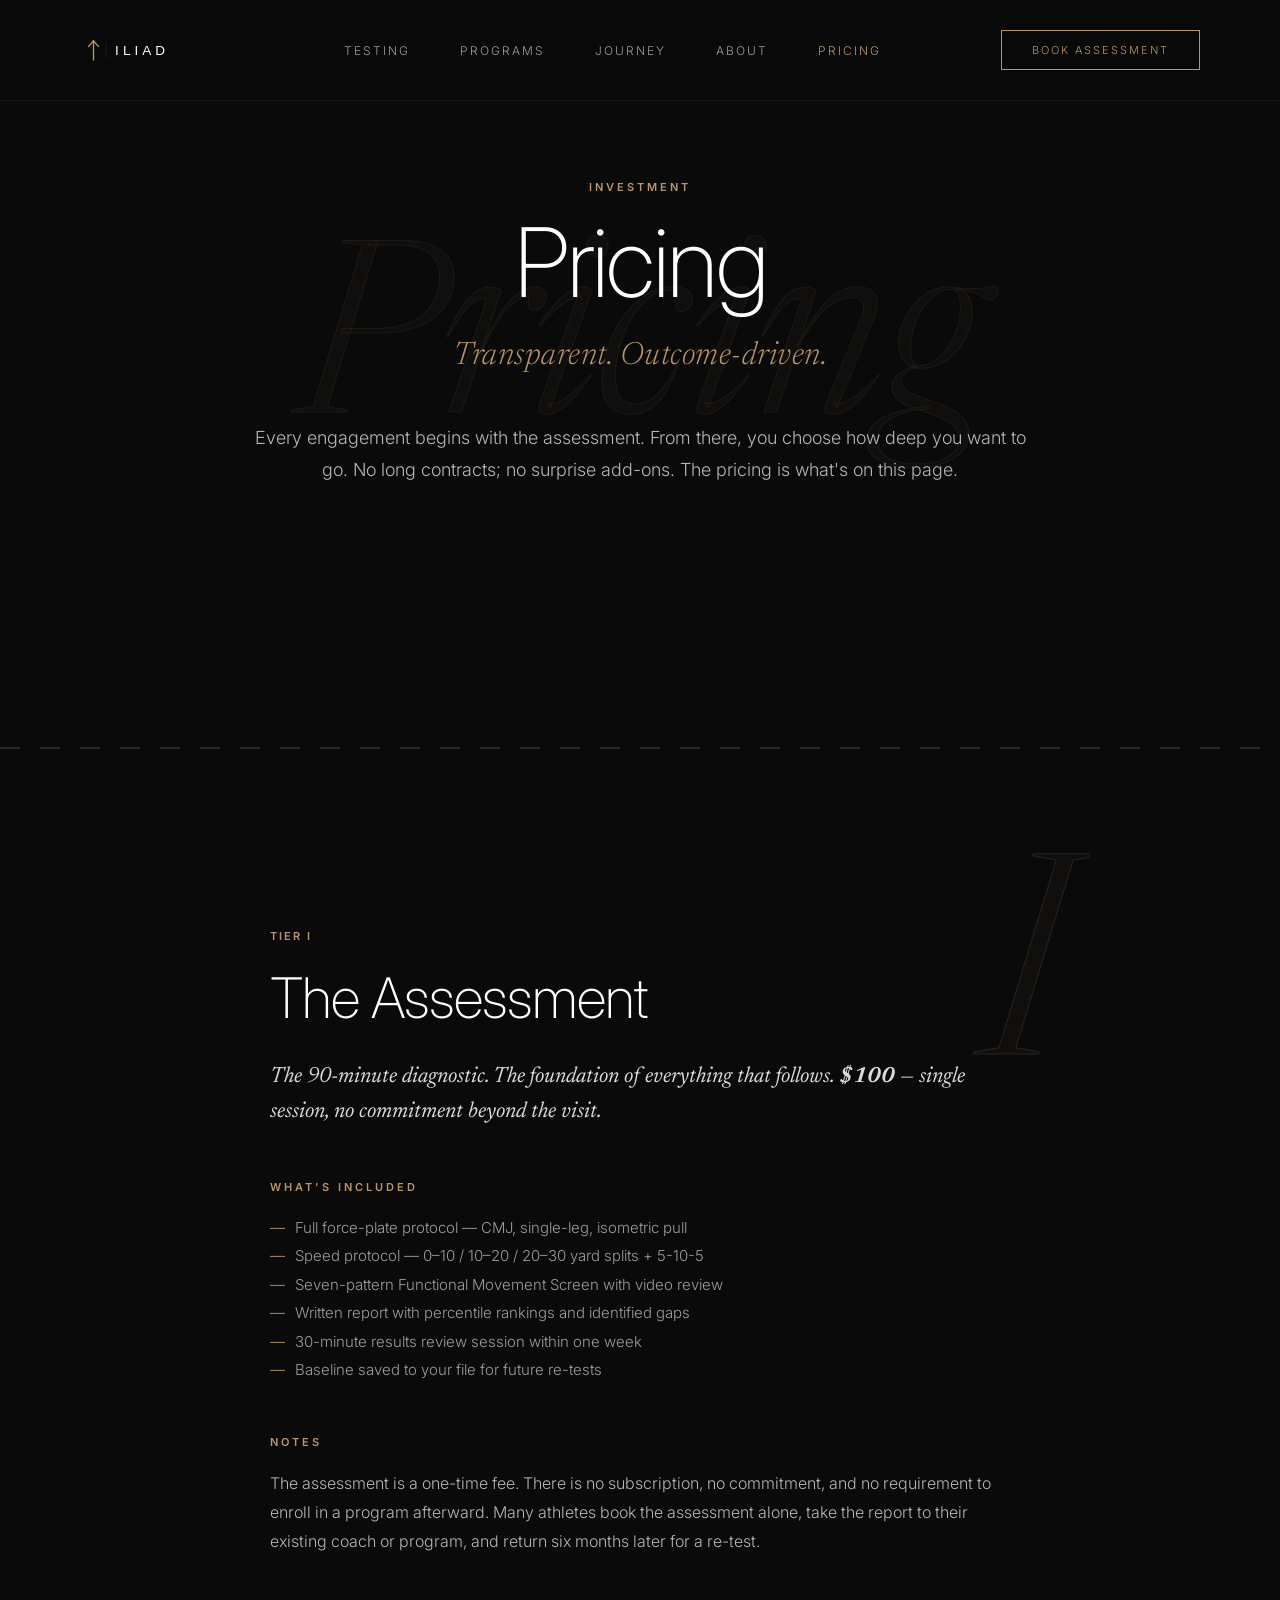
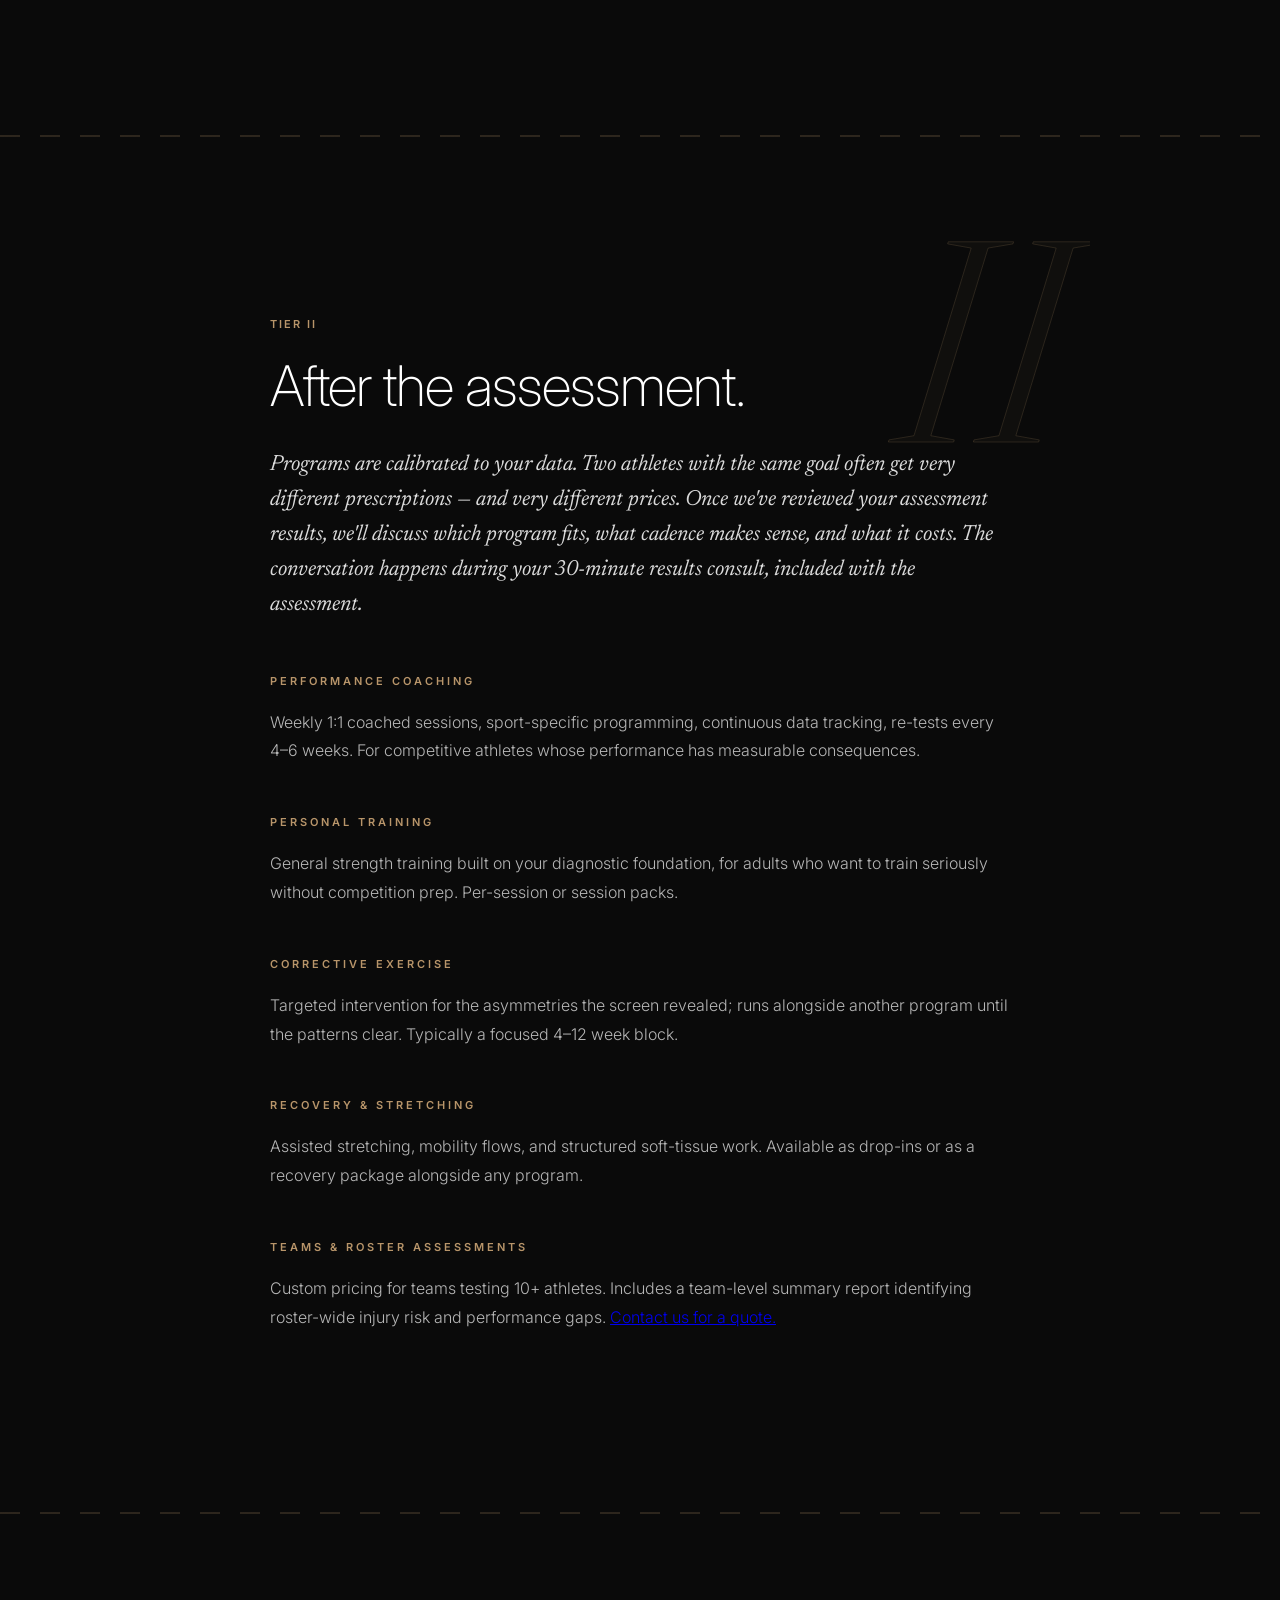
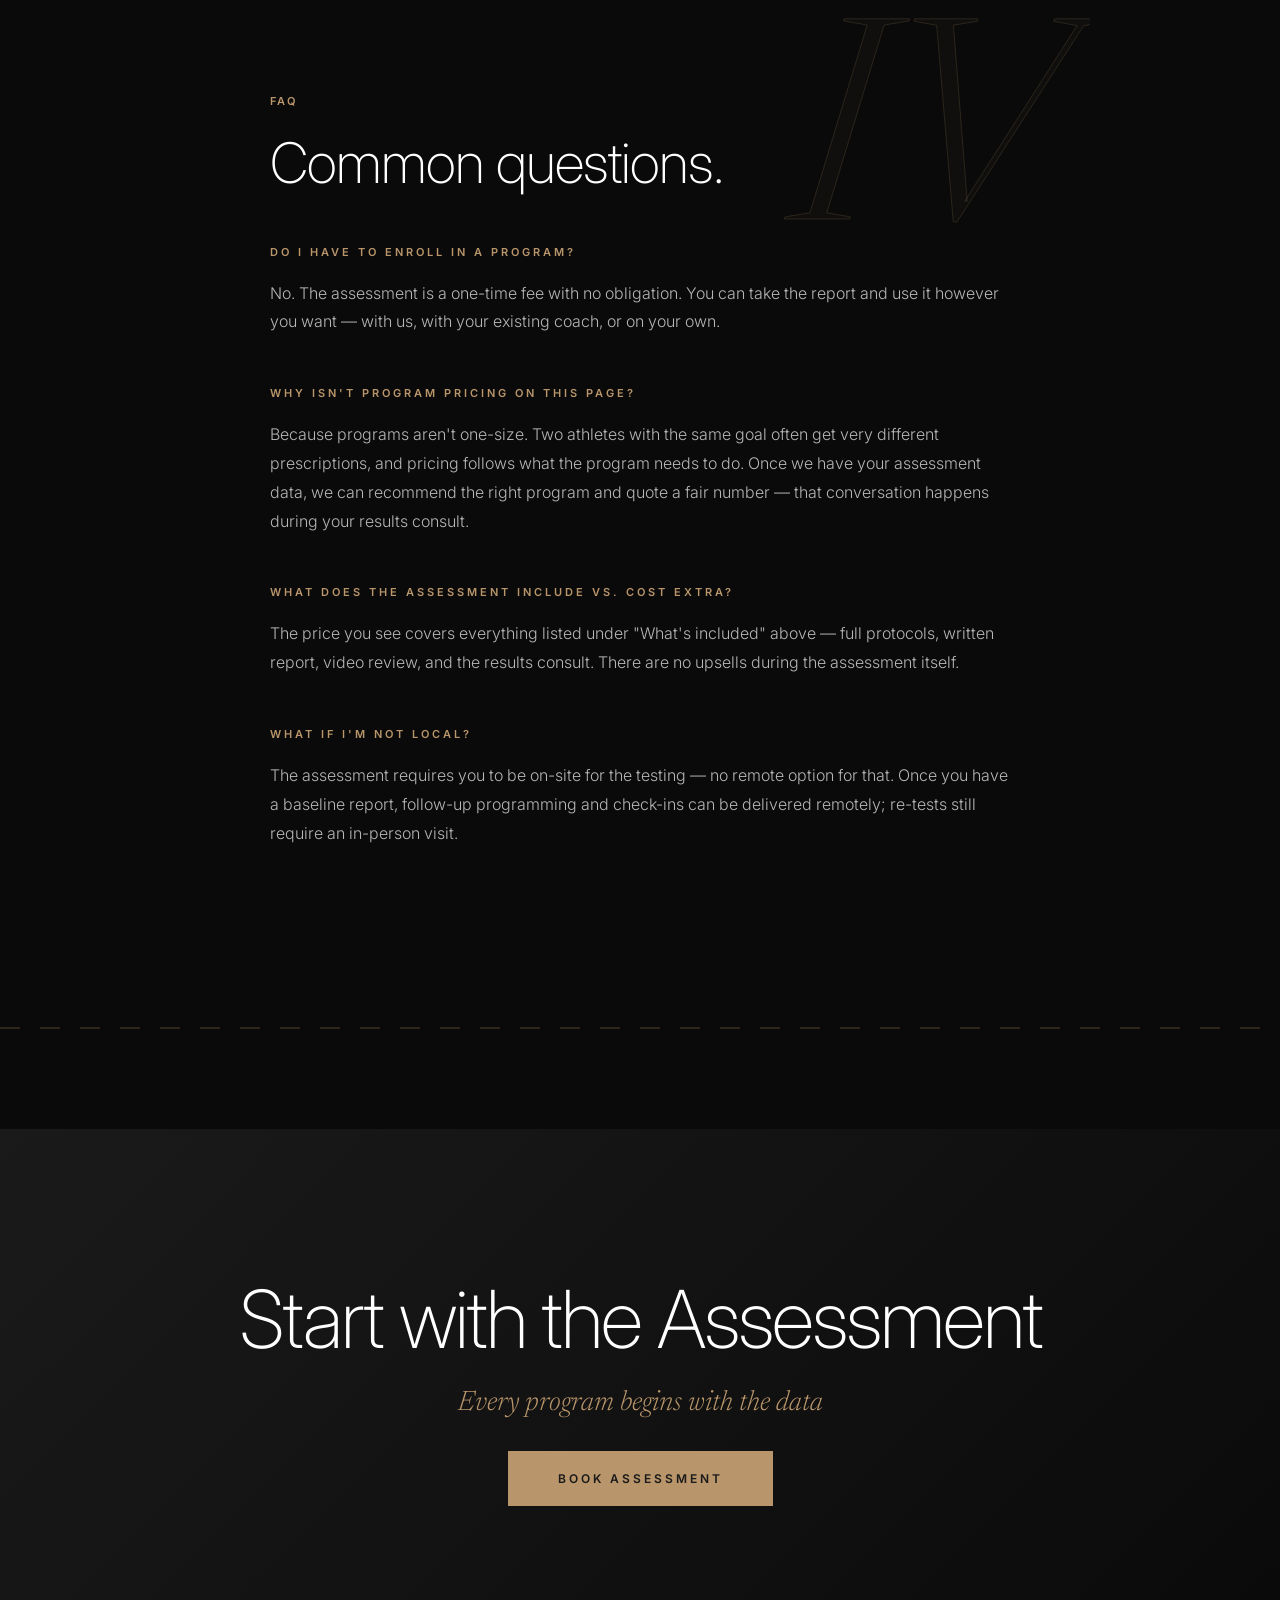
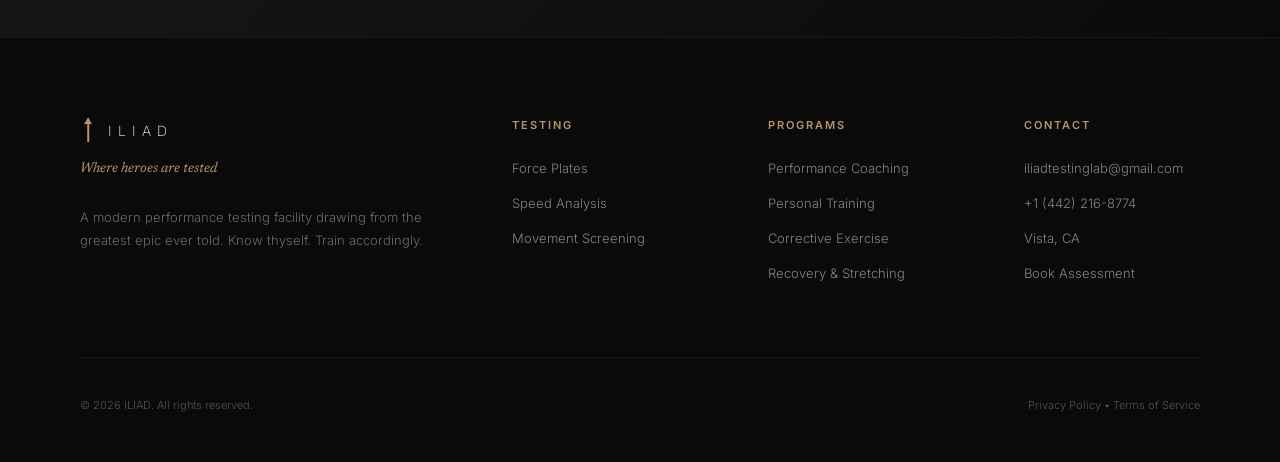
<file: pricing.html>
<!DOCTYPE html>
<html lang="en">
<head>
    <meta charset="UTF-8">
    <meta name="viewport" content="width=device-width, initial-scale=1.0">
    <title>Pricing — ILIAD</title>

    <meta name="description" content="ILIAD pricing — what the assessment costs, what programs run at, and what's included at each tier. Transparent and outcome-driven.">
    <meta name="theme-color" content="#0A0A0A">

    <meta property="og:type" content="website">
    <meta property="og:title" content="Pricing — ILIAD">
    <meta property="og:description" content="Transparent. Outcome-driven. The assessment is the foundation; from there, you choose how deep you go.">
    <meta property="og:image" content="og-image.jpg">

    <link rel="icon" type="image/svg+xml" href="data:image/svg+xml;utf8,<svg xmlns='http://www.w3.org/2000/svg' viewBox='0 0 24 32'><rect x='11' y='8' width='2' height='24' fill='%23B8956A'/><polygon points='12,0 18,8 6,8' fill='%23B8956A'/></svg>">

    <link rel="preconnect" href="https://fonts.googleapis.com">
    <link rel="preconnect" href="https://fonts.gstatic.com" crossorigin>
    <link href="https://fonts.googleapis.com/css2?family=Inter:wght@200;300;400;600;800&family=Newsreader:ital,wght@0,300;1,300&display=swap" rel="stylesheet">
    <link rel="stylesheet" href="app.css">
    <script>document.documentElement.classList.add('js');</script>
</head>
<body>
    <nav>
        <a href="index.html" class="logo">
            <img src="logo-mark.svg" alt="ILIAD">
        </a>
        <div class="nav-links">
            <a href="testing.html" data-content="nav.testing">Testing</a>
            <a href="programs.html" data-content="nav.programs">Programs</a>
            <a href="journey.html" data-content="nav.journey">Journey</a>
            <a href="about.html" data-content="nav.about">About</a>
            <a href="pricing.html" class="active" data-static-active="true" data-content="nav.pricing">Pricing</a>
        </div>
        <a href="book.html" class="nav-cta" data-content="nav.bookAssessment">Book Assessment</a>
        <button class="nav-toggle" aria-label="Open menu" aria-expanded="false" aria-controls="mobile-menu">
            <span></span>
            <span></span>
            <span></span>
        </button>
    </nav>

    <div class="mobile-menu" id="mobile-menu" aria-hidden="true">
        <div class="mobile-menu-content">
            <a href="testing.html" data-content="nav.testing">Testing</a>
            <a href="programs.html" data-content="nav.programs">Programs</a>
            <a href="journey.html" data-content="nav.journey">Journey</a>
            <a href="about.html" data-content="nav.about">About</a>
            <a href="pricing.html" class="active" data-content="nav.pricing">Pricing</a>
            <a href="book.html" class="mobile-menu-cta" data-content="nav.bookAssessment">Book Assessment</a>
        </div>
    </div>

    <section class="page-header">
        <div class="page-header-watermark" aria-hidden="true">Pricing</div>
        <div class="page-header-content reveal">
            <div class="hero-label" data-content="pricing.header.label">Investment</div>
            <h1 class="page-header-title" data-content="pricing.header.title">Pricing</h1>
            <p class="hero-subtitle" data-content="pricing.header.subtitle">Transparent. Outcome-driven.</p>
            <p class="hero-description" data-content="pricing.header.description">
                Every engagement begins with the assessment. From there, you choose how deep
                you want to go. No long contracts; no surprise add-ons. The pricing is
                what's on this page.
            </p>
        </div>
    </section>

    <div class="greek-pattern"></div>

    <section class="protocol reveal" id="assessment">
        <div class="service-number" data-content="pricing.assessment.number">TIER I</div>
        <h2 class="protocol-title" data-content="pricing.assessment.title">The Assessment</h2>
        <p class="protocol-lead" data-content="pricing.assessment.lead">
            The 90-minute diagnostic. The foundation of everything that follows.
            <strong>$[XXX]</strong> — single session, no commitment beyond the visit.
        </p>

        <h3 class="protocol-subhead" data-content="pricing.assessment.includedHead">What's included</h3>
        <ul class="service-features" data-content="pricing.assessment.includedItems">
            <li>Full force-plate protocol — CMJ, single-leg, isometric pull</li>
            <li>Speed protocol — 0–10 / 10–20 / 20–30 yard splits + 5-10-5</li>
            <li>Seven-pattern Functional Movement Screen with video review</li>
            <li>Written report with percentile rankings and identified gaps</li>
            <li>30-minute results review session within one week</li>
            <li>Baseline saved to your file for future re-tests</li>
        </ul>

        <h3 class="protocol-subhead" data-content="pricing.assessment.notesHead">Notes</h3>
        <p class="protocol-prose" data-content="pricing.assessment.notesProse">
            The assessment is a one-time fee. There is no subscription, no commitment,
            and no requirement to enroll in a program afterward. Many athletes book the
            assessment alone, take the report to their existing coach or program, and
            return six months later for a re-test.
        </p>
        <span class="protocol-numeral" aria-hidden="true">I</span>
    </section>

    <div class="greek-pattern"></div>

    <section class="protocol reveal" id="programs-pricing">
        <div class="service-number" data-content="pricing.programs.number">TIER II</div>
        <h2 class="protocol-title" data-content="pricing.programs.title">After the assessment.</h2>
        <p class="protocol-lead" data-content="pricing.programs.lead">
            Programs are calibrated to your data. Two athletes with the same goal often
            get very different prescriptions — and very different prices. Once we've
            reviewed your assessment results, we'll discuss which program fits, what
            cadence makes sense, and what it costs. The conversation happens during your
            30-minute results consult, included with the assessment.
        </p>

        <h3 class="protocol-subhead" data-content="pricing.programs.coachingHead">Performance Coaching</h3>
        <p class="protocol-prose" data-content="pricing.programs.coachingProse">
            Weekly 1:1 coached sessions, sport-specific programming, continuous data
            tracking, re-tests every 4–6 weeks. For competitive athletes whose performance
            has measurable consequences.
        </p>

        <h3 class="protocol-subhead" data-content="pricing.programs.trainingHead">Personal Training</h3>
        <p class="protocol-prose" data-content="pricing.programs.trainingProse">
            General strength training built on your diagnostic foundation, for adults
            who want to train seriously without competition prep. Per-session or session
            packs.
        </p>

        <h3 class="protocol-subhead" data-content="pricing.programs.correctiveHead">Corrective Exercise</h3>
        <p class="protocol-prose" data-content="pricing.programs.correctiveProse">
            Targeted intervention for the asymmetries the screen revealed; runs alongside
            another program until the patterns clear. Typically a focused 4–12 week block.
        </p>

        <h3 class="protocol-subhead" data-content="pricing.programs.recoveryHead">Recovery &amp; Stretching</h3>
        <p class="protocol-prose" data-content="pricing.programs.recoveryProse">
            Assisted stretching, mobility flows, and structured soft-tissue work.
            Available as drop-ins or as a recovery package alongside any program.
        </p>

        <h3 class="protocol-subhead" data-content="pricing.programs.teamHead">Teams &amp; Roster Assessments</h3>
        <p class="protocol-prose" data-content="pricing.programs.teamProse">
            Custom pricing for teams testing 10+ athletes. Includes a team-level summary
            report identifying roster-wide injury risk and performance gaps.
            <a href="mailto:hello@iliadlab.com">Contact us for a quote.</a>
        </p>
        <span class="protocol-numeral" aria-hidden="true">II</span>
    </section>

    <div class="greek-pattern"></div>

    <section class="protocol reveal" id="faq">
        <div class="service-number" data-content="pricing.faq.number">FAQ</div>
        <h2 class="protocol-title" data-content="pricing.faq.title">Common questions.</h2>

        <h3 class="protocol-subhead" data-content="pricing.faq.q1Head">Do I have to enroll in a program?</h3>
        <p class="protocol-prose" data-content="pricing.faq.q1Prose">
            No. The assessment is a one-time fee with no obligation. You can take the
            report and use it however you want — with us, with your existing coach, or
            on your own.
        </p>

        <h3 class="protocol-subhead" data-content="pricing.faq.q2Head">Why isn't program pricing on this page?</h3>
        <p class="protocol-prose" data-content="pricing.faq.q2Prose">
            Because programs aren't one-size. Two athletes with the same goal often
            get very different prescriptions, and pricing follows what the program
            needs to do. Once we have your assessment data, we can recommend the right
            program and quote a fair number — that conversation happens during your
            results consult.
        </p>

        <h3 class="protocol-subhead" data-content="pricing.faq.q3Head">What does the assessment include vs. cost extra?</h3>
        <p class="protocol-prose" data-content="pricing.faq.q3Prose">
            The price you see covers everything listed under "What's included" above —
            full protocols, written report, video review, and the results consult. There
            are no upsells during the assessment itself.
        </p>

        <h3 class="protocol-subhead" data-content="pricing.faq.q4Head">What if I'm not local?</h3>
        <p class="protocol-prose" data-content="pricing.faq.q4Prose">
            The assessment requires you to be on-site for the testing — no remote option
            for that. Once you have a baseline report, follow-up programming and check-ins
            can be delivered remotely; re-tests still require an in-person visit.
        </p>
        <span class="protocol-numeral" aria-hidden="true">IV</span>
    </section>

    <div class="greek-pattern"></div>

    <section class="cta-section">
        <div class="cta-container">
            <h2 class="cta-title" data-content="pricing.cta.title">Start with the Assessment</h2>
            <p class="cta-subtitle" data-content="pricing.cta.subtitle">Every program begins with the data</p>
            <a href="book.html" class="btn-primary" data-content="buttons.bookAssessment">Book Assessment</a>
        </div>
    </section>

    <footer id="contact">
        <div class="footer-container">
            <div>
                <div class="footer-brand">
                    <div class="footer-logo-mark"></div>
                    <span>ILIAD</span>
                </div>
                <div class="footer-tagline" data-content="brand.tagline">Where heroes are tested</div>
                <p class="footer-description" data-content="brand.description">
                    A modern performance testing facility drawing from the greatest epic ever told.
                    Know thyself. Train accordingly.
                </p>
            </div>

            <div>
                <div class="footer-title" data-content="footer.testingTitle">Testing</div>
                <ul class="footer-links">
                    <li><a href="testing.html#force-plates" data-content="footer.forcePlatesLink">Force Plates</a></li>
                    <li><a href="testing.html#speed" data-content="footer.speedLink">Speed Analysis</a></li>
                    <li><a href="testing.html#movement-screening" data-content="footer.movementLink">Movement Screening</a></li>
                </ul>
            </div>

            <div>
                <div class="footer-title" data-content="footer.programsTitle">Programs</div>
                <ul class="footer-links">
                    <li><a href="programs.html#performance-coaching" data-content="footer.coachingLink">Performance Coaching</a></li>
                    <li><a href="programs.html#personal-training" data-content="footer.trainingLink">Personal Training</a></li>
                    <li><a href="programs.html#corrective-exercise" data-content="footer.correctiveLink">Corrective Exercise</a></li>
                    <li><a href="programs.html#recovery" data-content="footer.recoveryLink">Recovery &amp; Stretching</a></li>
                </ul>
            </div>

            <div>
                <div class="footer-title" data-content="footer.contactTitle">Contact</div>
                <ul class="footer-links">
                    <li><a href="mailto:hello@iliadlab.com" data-content="contact.email">hello@iliadlab.com</a></li>
                    <li><a href="tel:+14422168774" data-content="contact.phone">+1 (442) 216-8774</a></li>
                    <li><a href="#contact" data-content="contact.location">Vista, CA</a></li>
                    <li><a href="book.html" data-content="footer.bookAssessmentLink">Book Assessment</a></li>
                </ul>
            </div>
        </div>

        <div class="footer-bottom">
            <div data-content="brand.copyright">© 2026 ILIAD. All rights reserved.</div>
            <div><a href="privacy.html">Privacy Policy</a> • <a href="terms.html">Terms of Service</a></div>
        </div>
    </footer>

    <script src="content.js" defer></script>
    <script src="app.js" defer></script>
</body>
</html>
</file>
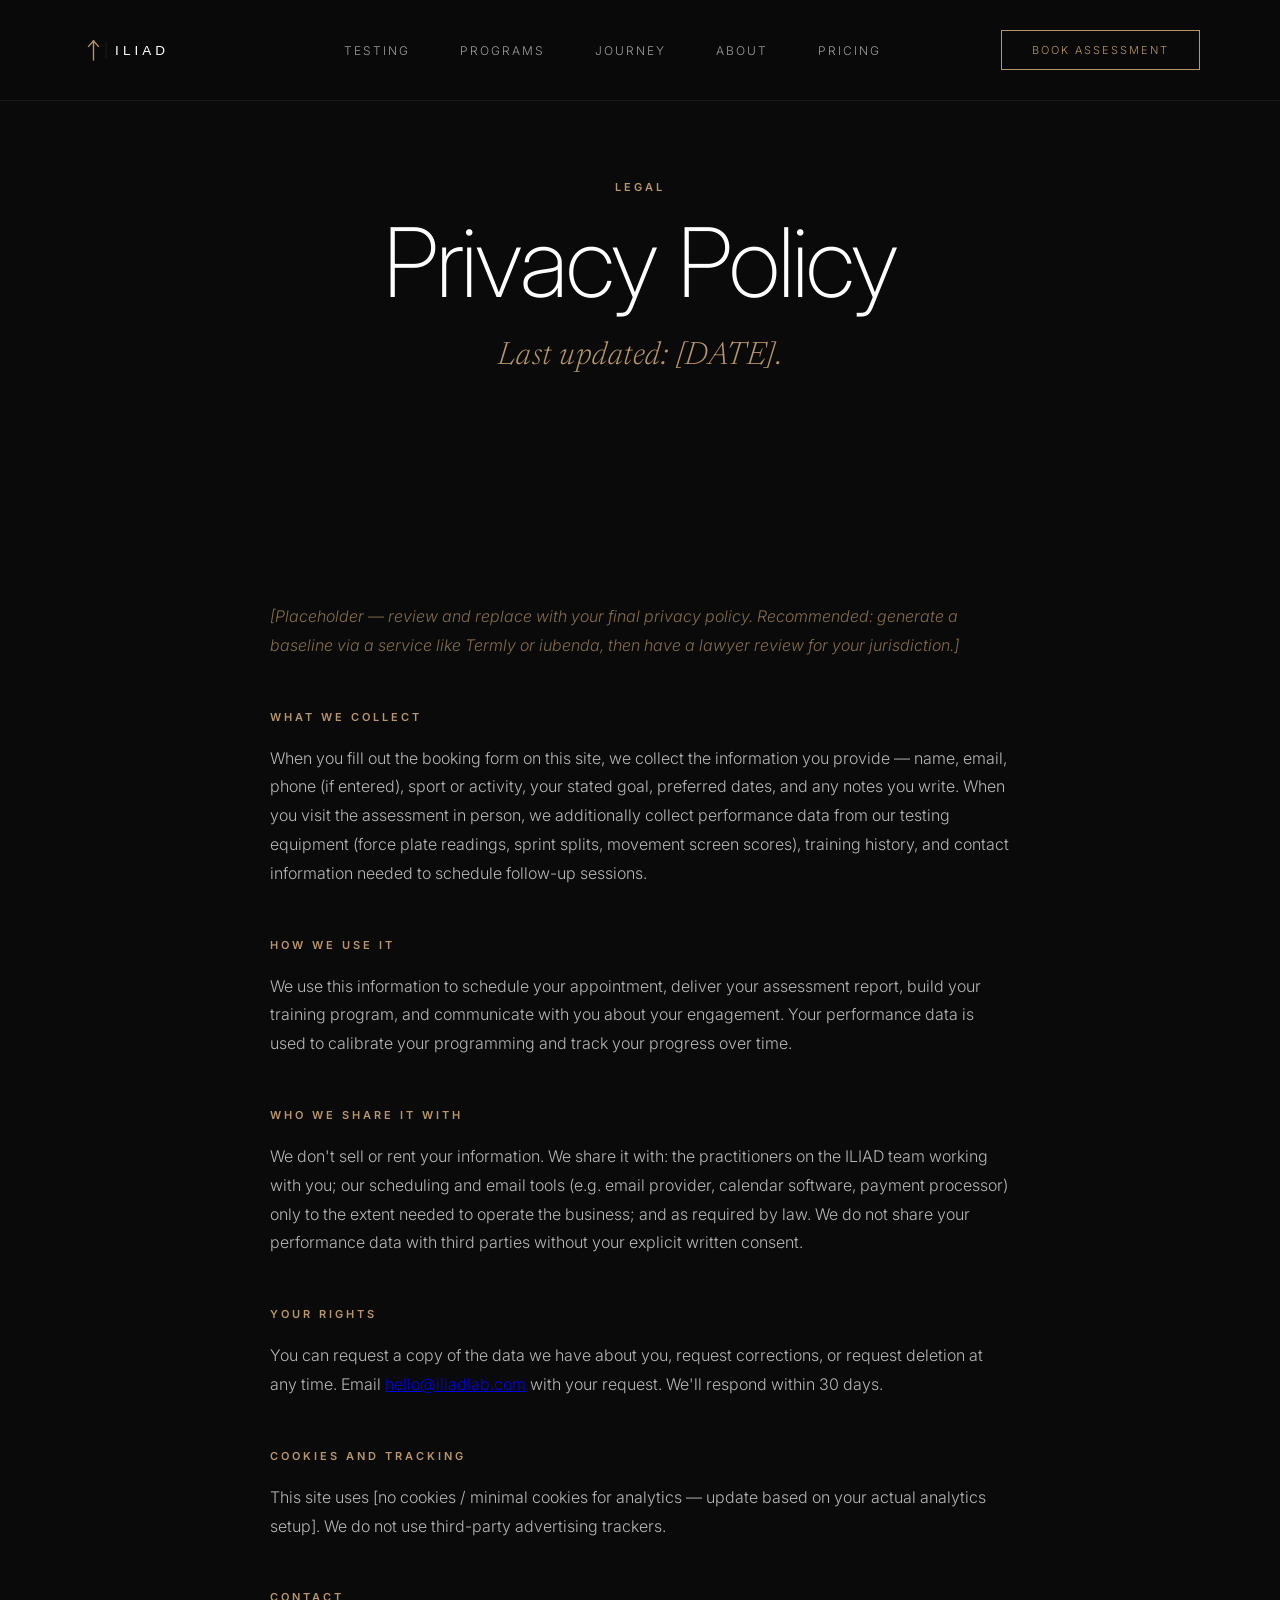
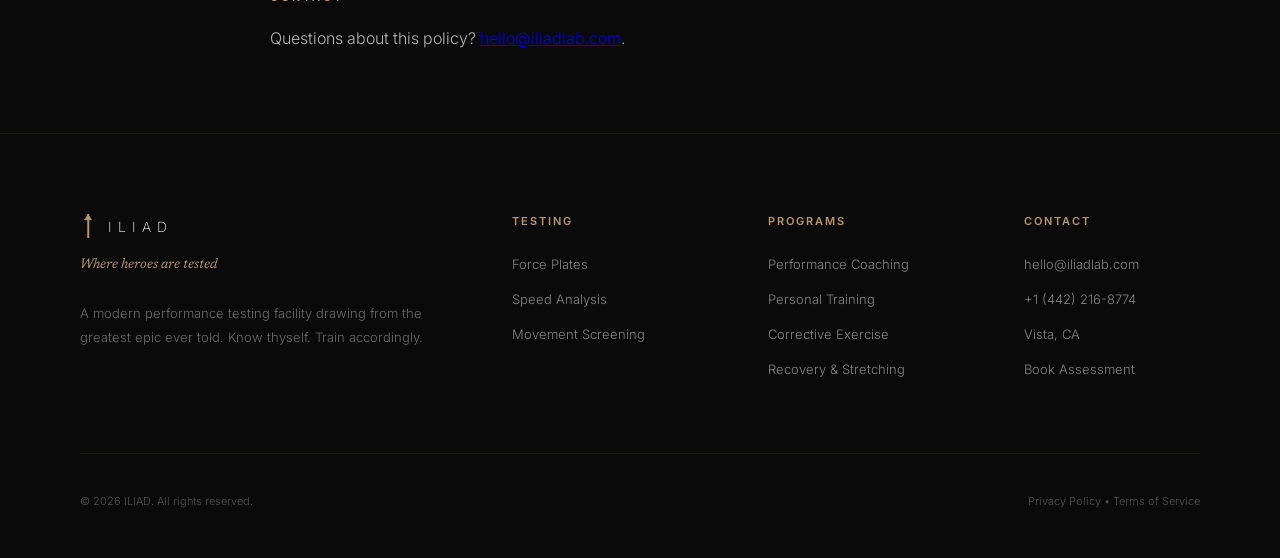
<file: privacy.html>
<!DOCTYPE html>
<html lang="en">
<head>
    <meta charset="UTF-8">
    <meta name="viewport" content="width=device-width, initial-scale=1.0">
    <title>Privacy Policy — ILIAD</title>

    <meta name="description" content="ILIAD privacy policy — what data we collect and how we use it.">
    <meta name="theme-color" content="#0A0A0A">
    <meta name="robots" content="noindex">

    <link rel="icon" type="image/svg+xml" href="data:image/svg+xml;utf8,<svg xmlns='http://www.w3.org/2000/svg' viewBox='0 0 24 32'><rect x='11' y='8' width='2' height='24' fill='%23B8956A'/><polygon points='12,0 18,8 6,8' fill='%23B8956A'/></svg>">

    <link rel="preconnect" href="https://fonts.googleapis.com">
    <link rel="preconnect" href="https://fonts.gstatic.com" crossorigin>
    <link href="https://fonts.googleapis.com/css2?family=Inter:wght@200;300;400;600;800&family=Newsreader:ital,wght@0,300;1,300&display=swap" rel="stylesheet">
    <link rel="stylesheet" href="app.css">
    <script>document.documentElement.classList.add('js');</script>
</head>
<body>
    <nav>
        <a href="index.html" class="logo">
            <img src="logo-mark.svg" alt="ILIAD">
        </a>
        <div class="nav-links">
            <a href="testing.html">Testing</a>
            <a href="programs.html">Programs</a>
            <a href="journey.html">Journey</a>
            <a href="about.html">About</a>
            <a href="pricing.html">Pricing</a>
        </div>
        <a href="book.html" class="nav-cta">Book Assessment</a>
        <button class="nav-toggle" aria-label="Open menu" aria-expanded="false" aria-controls="mobile-menu">
            <span></span>
            <span></span>
            <span></span>
        </button>
    </nav>

    <div class="mobile-menu" id="mobile-menu" aria-hidden="true">
        <div class="mobile-menu-content">
            <a href="testing.html">Testing</a>
            <a href="programs.html">Programs</a>
            <a href="journey.html">Journey</a>
            <a href="about.html">About</a>
            <a href="pricing.html">Pricing</a>
            <a href="book.html" class="mobile-menu-cta">Book Assessment</a>
        </div>
    </div>

    <section class="page-header">
        <div class="page-header-content reveal">
            <div class="hero-label">Legal</div>
            <h1 class="page-header-title">Privacy Policy</h1>
            <p class="hero-subtitle">Last updated: [DATE].</p>
        </div>
    </section>

    <section class="protocol reveal">
        <p class="protocol-prose" style="font-style: italic; color: rgba(184,149,106,0.7); margin-bottom: 40px;">
            [Placeholder — review and replace with your final privacy policy. Recommended:
            generate a baseline via a service like Termly or iubenda, then have a lawyer
            review for your jurisdiction.]
        </p>

        <h3 class="protocol-subhead">What we collect</h3>
        <p class="protocol-prose">
            When you fill out the booking form on this site, we collect the information
            you provide — name, email, phone (if entered), sport or activity, your stated
            goal, preferred dates, and any notes you write. When you visit the assessment
            in person, we additionally collect performance data from our testing equipment
            (force plate readings, sprint splits, movement screen scores), training history,
            and contact information needed to schedule follow-up sessions.
        </p>

        <h3 class="protocol-subhead">How we use it</h3>
        <p class="protocol-prose">
            We use this information to schedule your appointment, deliver your assessment
            report, build your training program, and communicate with you about your
            engagement. Your performance data is used to calibrate your programming and
            track your progress over time.
        </p>

        <h3 class="protocol-subhead">Who we share it with</h3>
        <p class="protocol-prose">
            We don't sell or rent your information. We share it with: the practitioners
            on the ILIAD team working with you; our scheduling and email tools (e.g.
            email provider, calendar software, payment processor) only to the extent
            needed to operate the business; and as required by law. We do not share your
            performance data with third parties without your explicit written consent.
        </p>

        <h3 class="protocol-subhead">Your rights</h3>
        <p class="protocol-prose">
            You can request a copy of the data we have about you, request corrections,
            or request deletion at any time. Email
            <a href="mailto:hello@iliadlab.com">hello@iliadlab.com</a> with your request.
            We'll respond within 30 days.
        </p>

        <h3 class="protocol-subhead">Cookies and tracking</h3>
        <p class="protocol-prose">
            This site uses [no cookies / minimal cookies for analytics — update based on
            your actual analytics setup]. We do not use third-party advertising trackers.
        </p>

        <h3 class="protocol-subhead">Contact</h3>
        <p class="protocol-prose">
            Questions about this policy?
            <a href="mailto:hello@iliadlab.com">hello@iliadlab.com</a>.
        </p>
    </section>

    <footer id="contact">
        <div class="footer-container">
            <div>
                <div class="footer-brand">
                    <div class="footer-logo-mark"></div>
                    <span>ILIAD</span>
                </div>
                <div class="footer-tagline" data-content="brand.tagline">Where heroes are tested</div>
                <p class="footer-description" data-content="brand.description">
                    A modern performance testing facility drawing from the greatest epic ever told.
                    Know thyself. Train accordingly.
                </p>
            </div>

            <div>
                <div class="footer-title">Testing</div>
                <ul class="footer-links">
                    <li><a href="testing.html#force-plates">Force Plates</a></li>
                    <li><a href="testing.html#speed">Speed Analysis</a></li>
                    <li><a href="testing.html#movement-screening">Movement Screening</a></li>
                </ul>
            </div>

            <div>
                <div class="footer-title">Programs</div>
                <ul class="footer-links">
                    <li><a href="programs.html#performance-coaching">Performance Coaching</a></li>
                    <li><a href="programs.html#personal-training">Personal Training</a></li>
                    <li><a href="programs.html#corrective-exercise">Corrective Exercise</a></li>
                    <li><a href="programs.html#recovery">Recovery &amp; Stretching</a></li>
                </ul>
            </div>

            <div>
                <div class="footer-title">Contact</div>
                <ul class="footer-links">
                    <li><a href="mailto:hello@iliadlab.com">hello@iliadlab.com</a></li>
                    <li><a href="tel:+14422168774">+1 (442) 216-8774</a></li>
                    <li><a href="#contact">Vista, CA</a></li>
                    <li><a href="book.html">Book Assessment</a></li>
                </ul>
            </div>
        </div>

        <div class="footer-bottom">
            <div data-content="brand.copyright">© 2026 ILIAD. All rights reserved.</div>
            <div><a href="privacy.html">Privacy Policy</a> • <a href="terms.html">Terms of Service</a></div>
        </div>
    </footer>

    <script src="content.js" defer></script>
    <script src="app.js" defer></script>
</body>
</html>
</file>
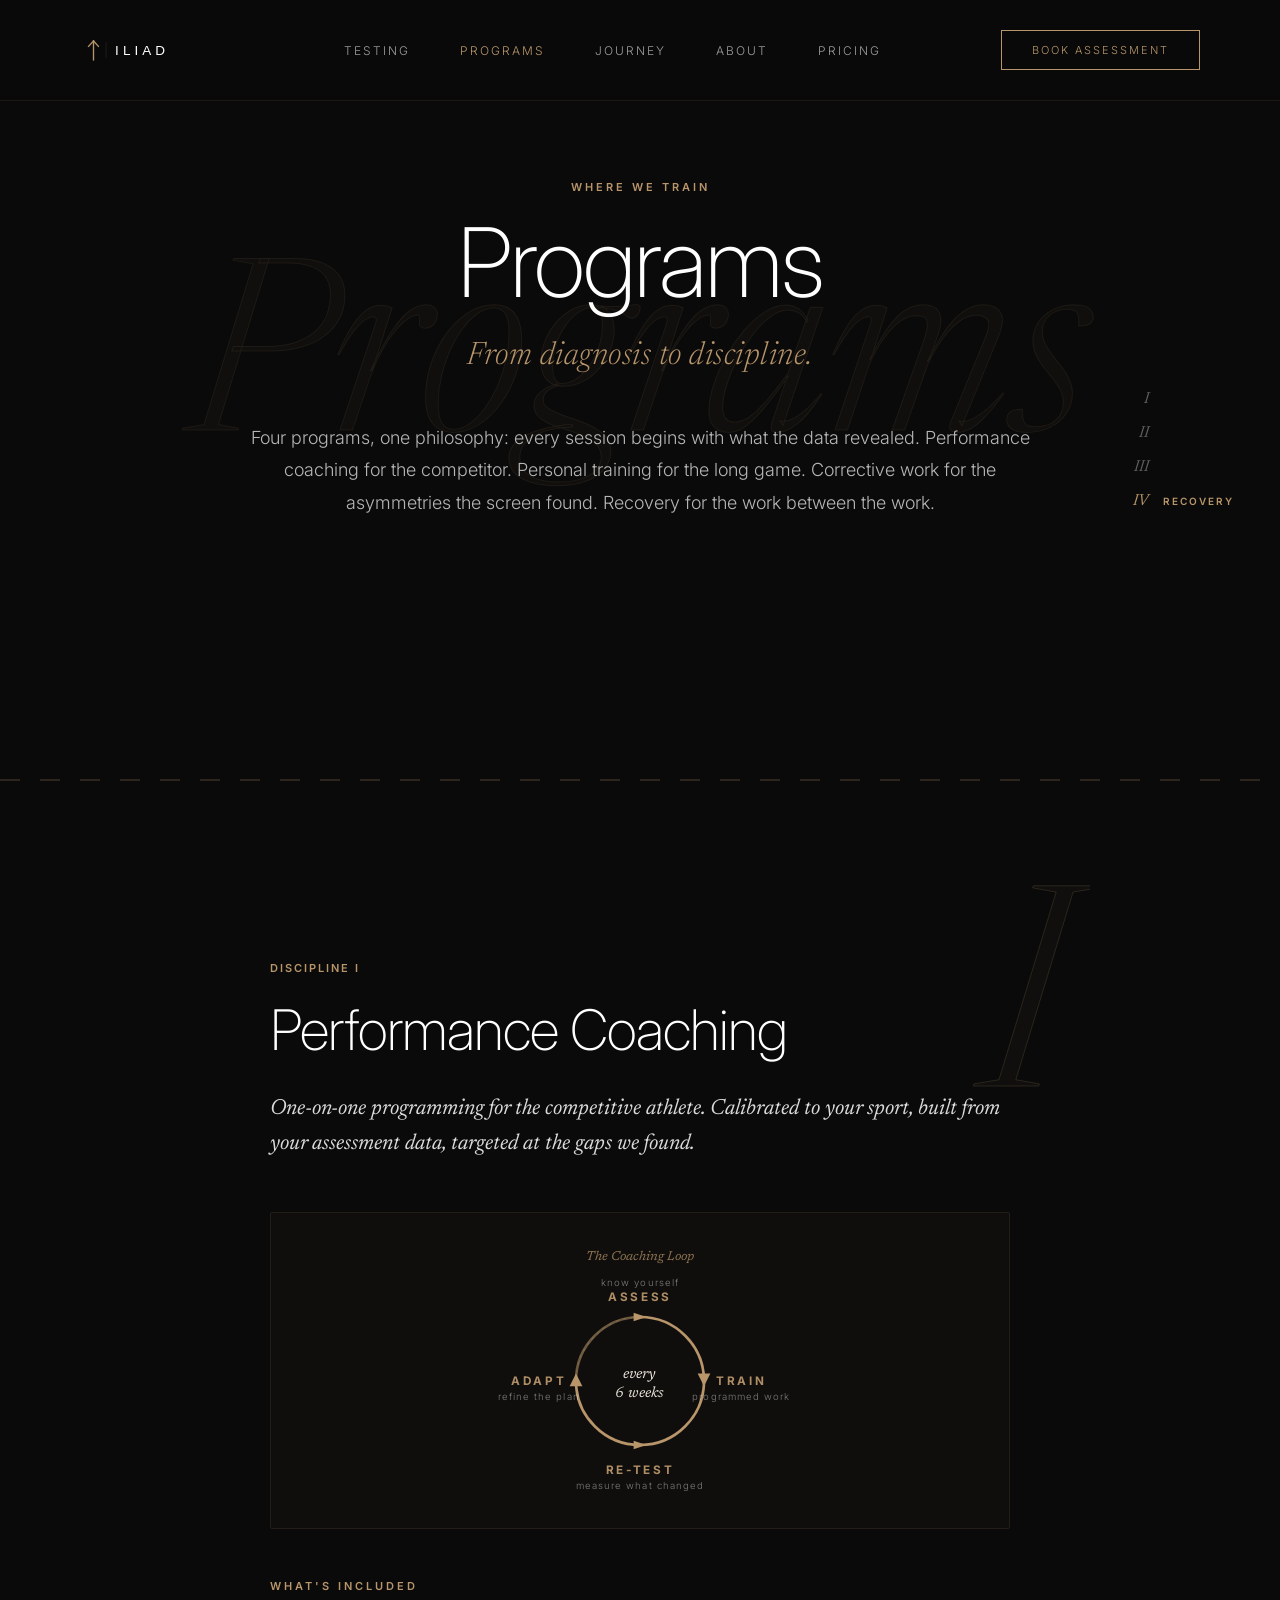
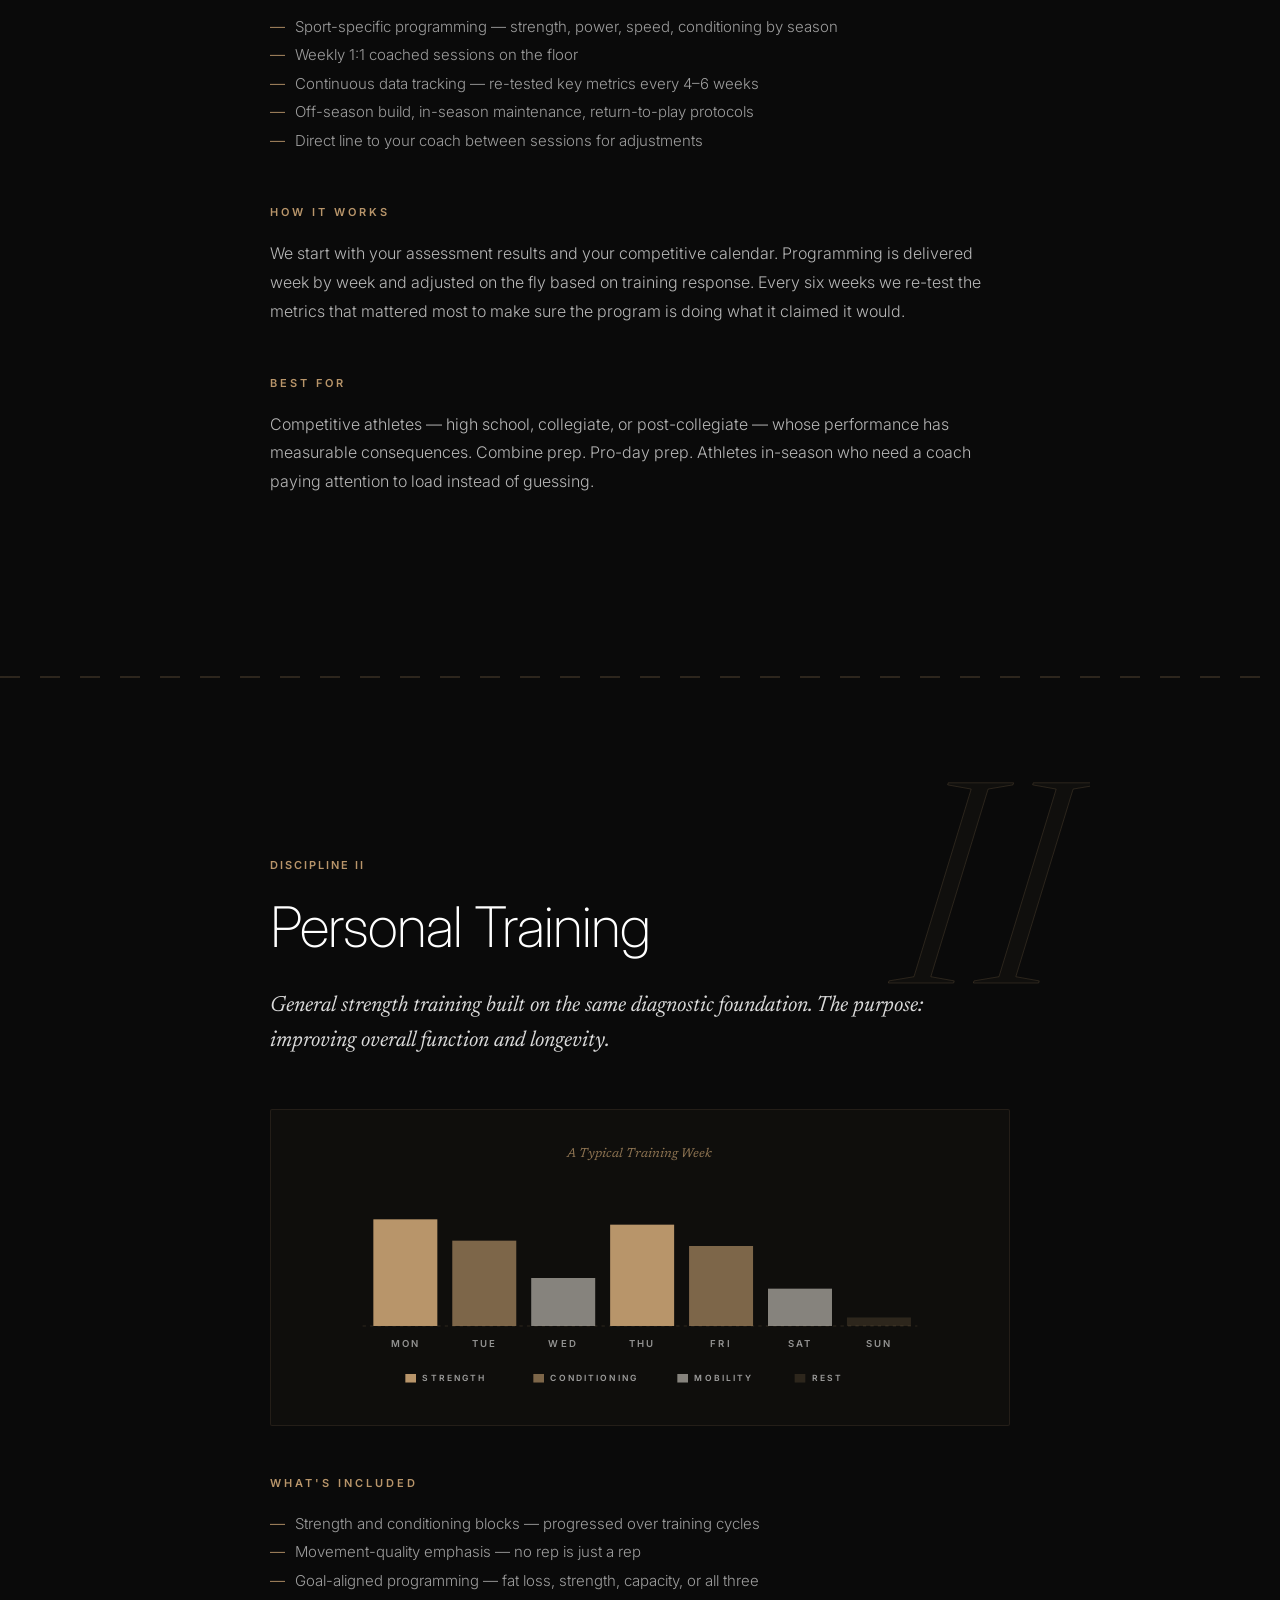
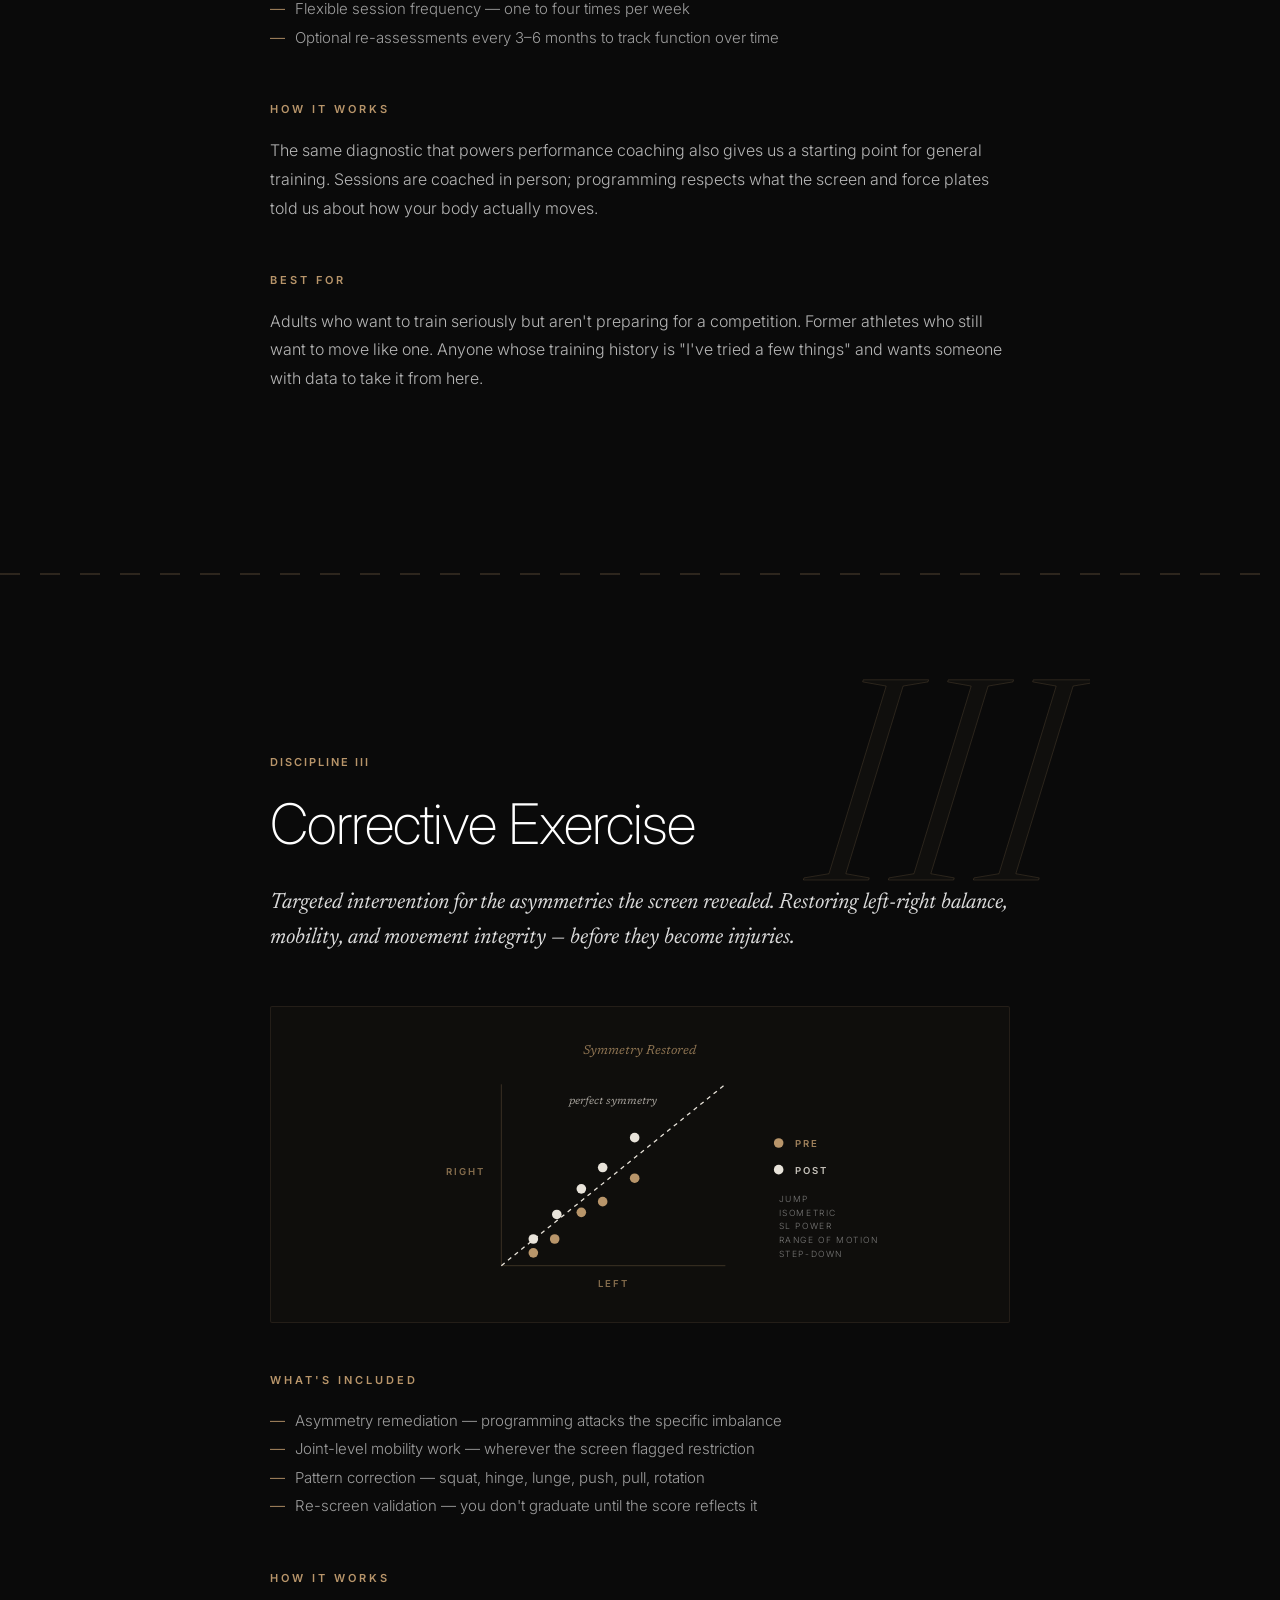
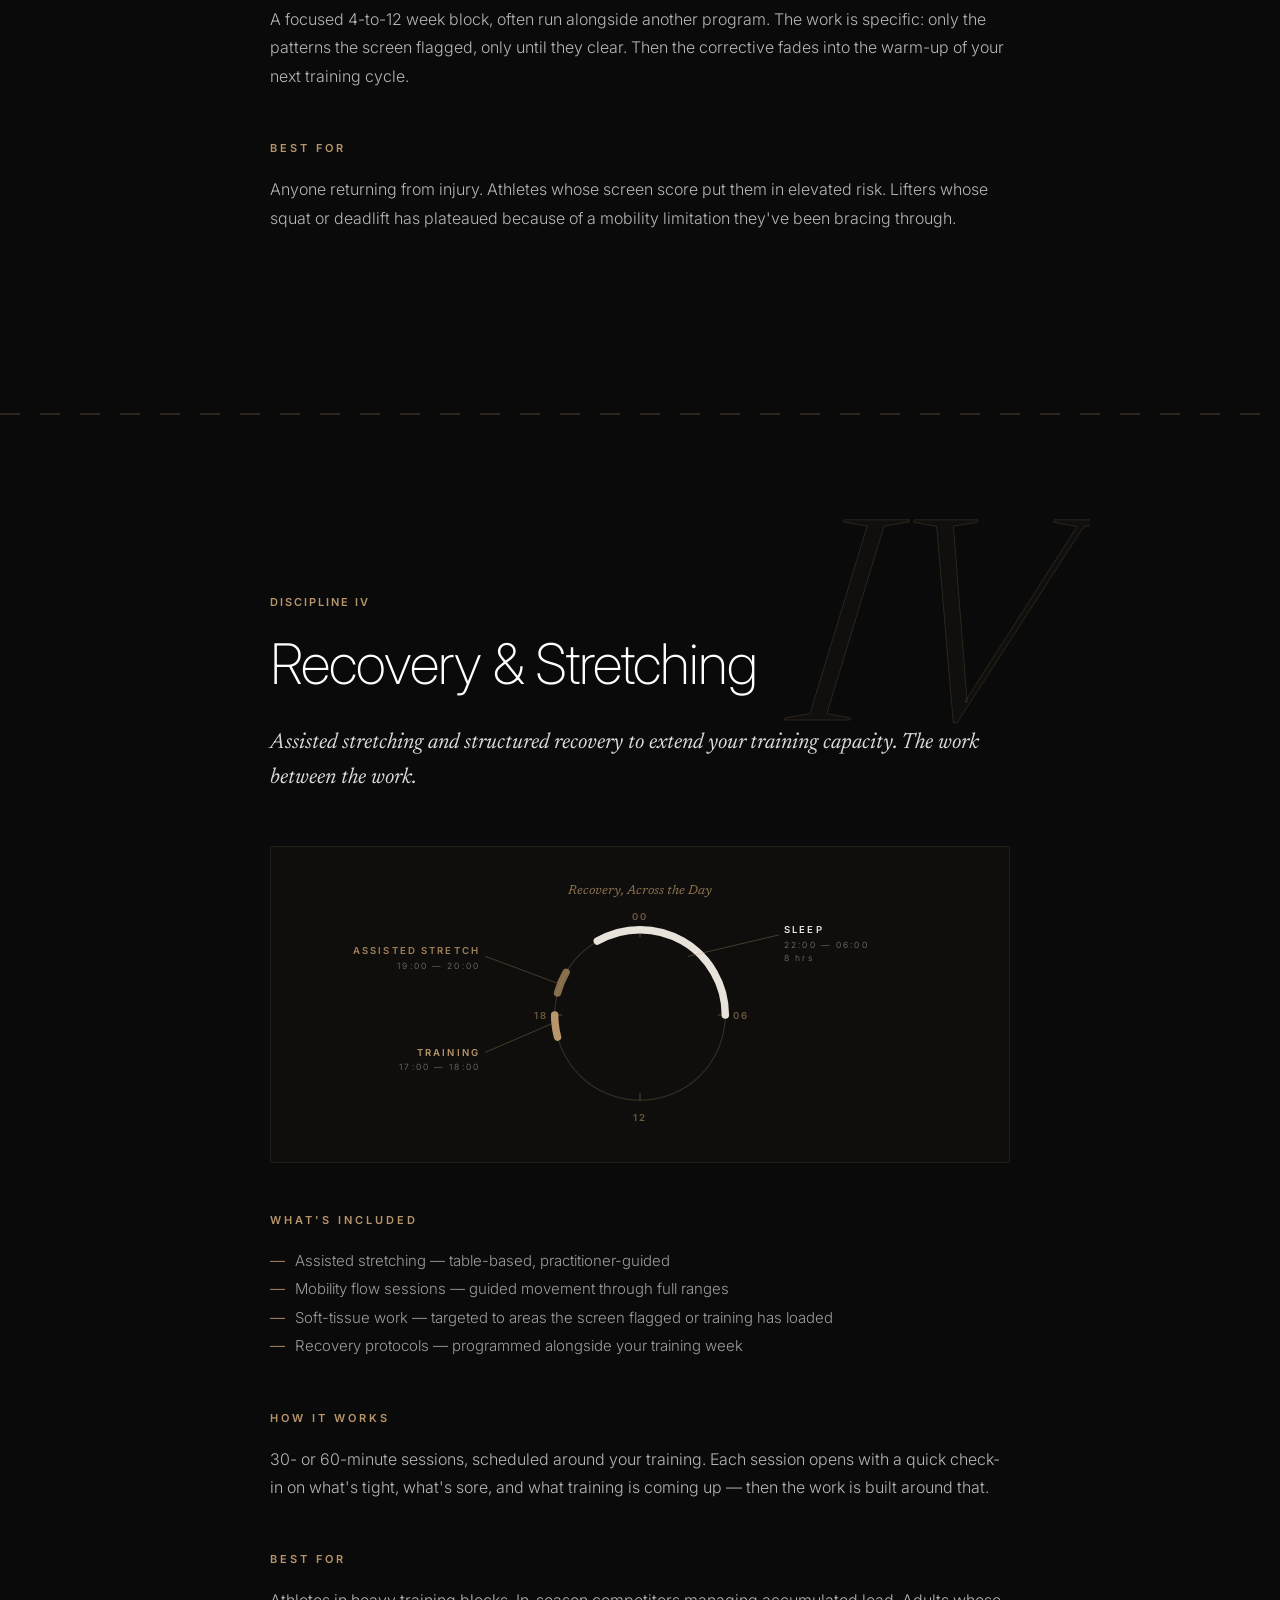
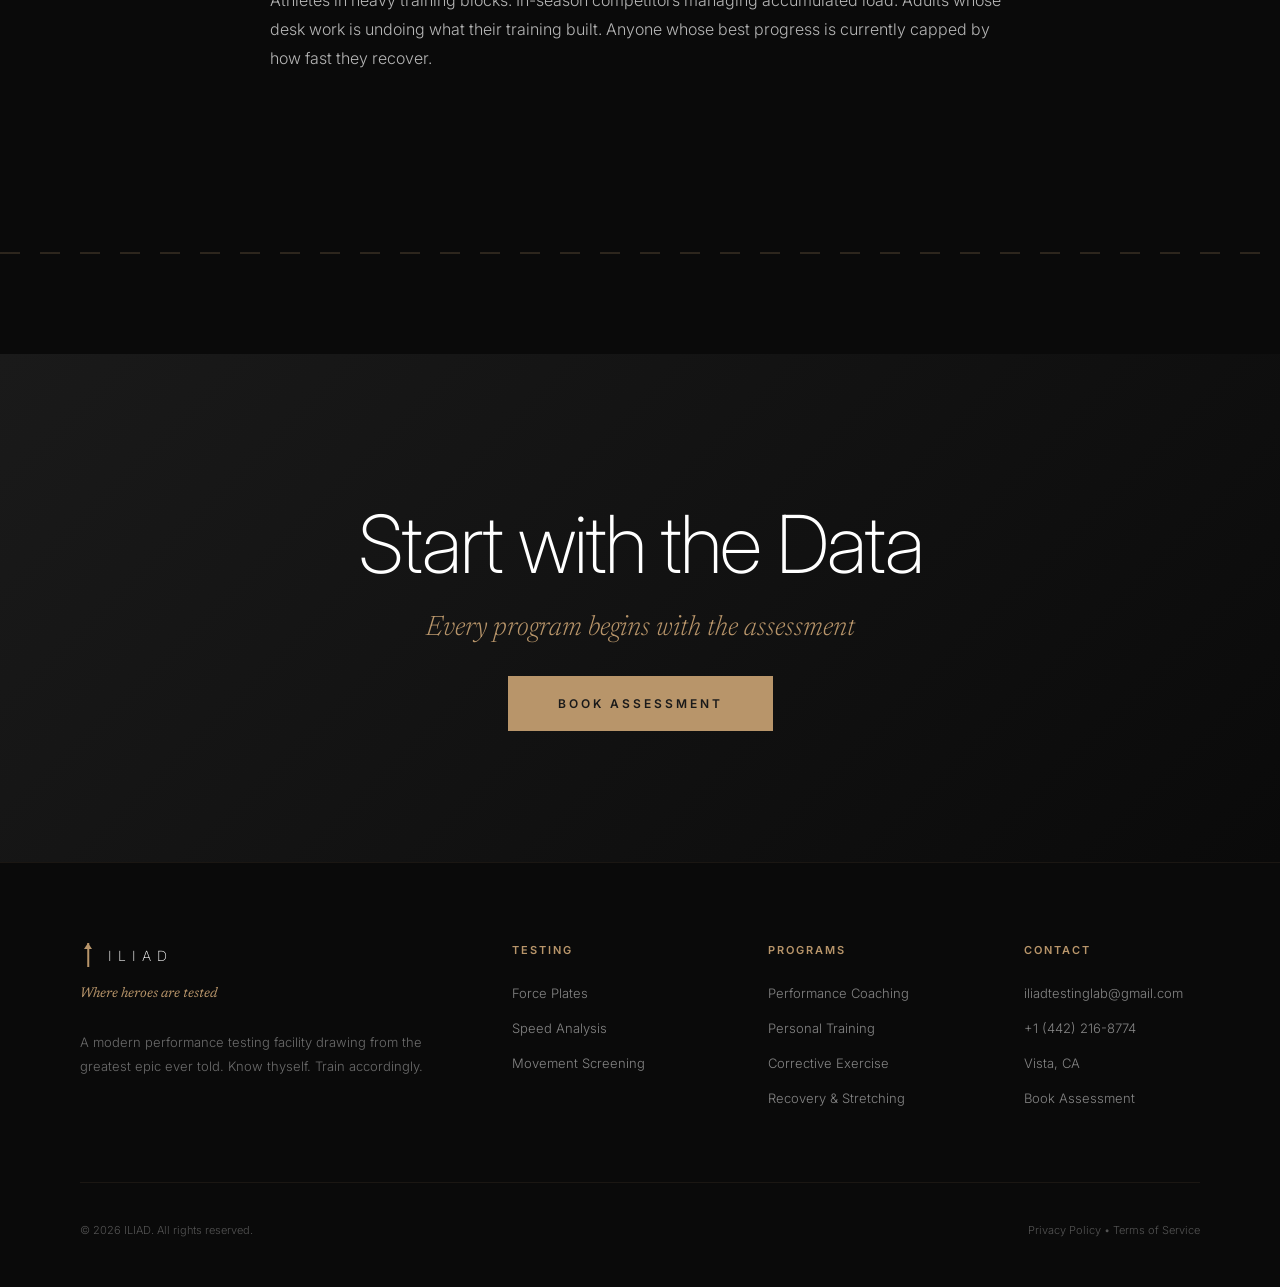
<file: programs.html>
<!DOCTYPE html>
<html lang="en">
<head>
    <meta charset="UTF-8">
    <meta name="viewport" content="width=device-width, initial-scale=1.0">
    <title>Programs — ILIAD</title>

    <meta name="description" content="ILIAD programs: performance coaching, personal training, corrective exercise, and assisted recovery — every session built on what your assessment data revealed.">
    <meta name="theme-color" content="#0A0A0A">

    <meta property="og:type" content="website">
    <meta property="og:title" content="Programs — ILIAD">
    <meta property="og:description" content="From diagnosis to discipline. Four programs built on what the data revealed.">
    <meta property="og:image" content="og-image.jpg">

    <link rel="icon" type="image/svg+xml" href="data:image/svg+xml;utf8,<svg xmlns='http://www.w3.org/2000/svg' viewBox='0 0 24 32'><rect x='11' y='8' width='2' height='24' fill='%23B8956A'/><polygon points='12,0 18,8 6,8' fill='%23B8956A'/></svg>">

    <link rel="preconnect" href="https://fonts.googleapis.com">
    <link rel="preconnect" href="https://fonts.gstatic.com" crossorigin>
    <link href="https://fonts.googleapis.com/css2?family=Inter:wght@200;300;400;600;800&family=Newsreader:ital,wght@0,300;1,300&display=swap" rel="stylesheet">
    <link rel="stylesheet" href="app.css">
    <script>document.documentElement.classList.add('js');</script>
</head>
<body>
    <nav>
        <a href="index.html" class="logo">
            <img src="logo-mark.svg" alt="ILIAD">
        </a>
        <div class="nav-links">
            <a href="testing.html" data-content="nav.testing">Testing</a>
            <a href="programs.html" class="active" data-static-active="true" data-content="nav.programs">Programs</a>
            <a href="journey.html" data-content="nav.journey">Journey</a>
            <a href="about.html" data-content="nav.about">About</a>
            <a href="pricing.html" data-content="nav.pricing">Pricing</a>
        </div>
        <a href="book.html" class="nav-cta" data-content="nav.bookAssessment">Book Assessment</a>
        <button class="nav-toggle" aria-label="Open menu" aria-expanded="false" aria-controls="mobile-menu">
            <span></span>
            <span></span>
            <span></span>
        </button>
    </nav>

    <div class="mobile-menu" id="mobile-menu" aria-hidden="true">
        <div class="mobile-menu-content">
            <a href="testing.html" data-content="nav.testing">Testing</a>
            <a href="programs.html" class="active" data-content="nav.programs">Programs</a>
            <a href="journey.html" data-content="nav.journey">Journey</a>
            <a href="about.html" data-content="nav.about">About</a>
            <a href="pricing.html" data-content="nav.pricing">Pricing</a>
            <a href="book.html" class="mobile-menu-cta" data-content="nav.bookAssessment">Book Assessment</a>
        </div>
    </div>

    <aside class="chapter-rail" role="navigation" aria-label="Chapter navigation">
        <a href="#performance-coaching" class="rail-item" data-target="performance-coaching">
            <span class="rail-num">I</span>
            <span class="rail-label">Coaching</span>
        </a>
        <a href="#personal-training" class="rail-item" data-target="personal-training">
            <span class="rail-num">II</span>
            <span class="rail-label">Training</span>
        </a>
        <a href="#corrective-exercise" class="rail-item" data-target="corrective-exercise">
            <span class="rail-num">III</span>
            <span class="rail-label">Corrective</span>
        </a>
        <a href="#recovery" class="rail-item" data-target="recovery">
            <span class="rail-num">IV</span>
            <span class="rail-label">Recovery</span>
        </a>
    </aside>

    <section class="page-header">
        <div class="page-header-watermark" aria-hidden="true">Programs</div>
        <div class="page-header-content reveal">
            <div class="hero-label" data-content="programs.header.label">Where We Train</div>
            <h1 class="page-header-title" data-content="programs.header.title">Programs</h1>
            <p class="hero-subtitle" data-content="programs.header.subtitle">From diagnosis to discipline.</p>
            <p class="hero-description" data-content="programs.header.description">
                Four programs, one philosophy: every session begins with what the data revealed.
                Performance coaching for the competitor. Personal training for the long game.
                Corrective work for the asymmetries the screen found. Recovery for the work
                between the work.
            </p>
        </div>
    </section>

    <div class="greek-pattern"></div>

    <section class="protocol reveal" id="performance-coaching">
        <div class="service-number" data-content="programs.performanceCoaching.number">DISCIPLINE I</div>
        <h2 class="protocol-title" data-content="programs.performanceCoaching.title">Performance Coaching</h2>
        <p class="protocol-lead" data-content="programs.performanceCoaching.lead">
            One-on-one programming for the competitive athlete. Calibrated to your sport,
            built from your assessment data, targeted at the gaps we found.
        </p>

        <div class="protocol-media" aria-hidden="true">
            <svg viewBox="0 0 600 250" preserveAspectRatio="xMidYMid meet" xmlns="http://www.w3.org/2000/svg">
                <text x="300" y="22" font-family="Newsreader,serif" font-style="italic" fill="rgba(184,149,106,0.75)" text-anchor="middle" font-size="12">The Coaching Loop</text>

                <circle cx="300" cy="135" r="60" fill="none" stroke="rgba(184,149,106,0.25)" stroke-width="1" stroke-dasharray="3 4"/>

                <path d="M 300 75 A 60 60 0 0 1 360 135" fill="none" stroke="#B8956A" stroke-width="2.5"/>
                <path d="M 360 135 A 60 60 0 0 1 300 195" fill="none" stroke="#B8956A" stroke-width="2.5"/>
                <path d="M 300 195 A 60 60 0 0 1 240 135" fill="none" stroke="#B8956A" stroke-width="2.5"/>
                <path d="M 240 135 A 60 60 0 0 1 300 75" fill="none" stroke="rgba(184,149,106,0.55)" stroke-width="2.5"/>

                <g fill="#B8956A">
                    <polygon points="354,128 366,128 360,140"/>
                    <polygon points="294,191 294,199 306,195"/>
                    <polygon points="240,128 246,140 234,140"/>
                    <polygon points="294,71 306,75 294,79"/>
                </g>

                <g text-anchor="middle">
                    <text x="300" y="132" font-family="Newsreader,serif" font-style="italic" font-size="14" fill="#E8E3DA">every</text>
                    <text x="300" y="150" font-family="Newsreader,serif" font-style="italic" font-size="14" fill="#E8E3DA">6 weeks</text>
                </g>

                <g font-family="Inter,sans-serif" font-size="11" font-weight="700" letter-spacing="2.5" fill="rgba(184,149,106,0.95)" text-anchor="middle">
                    <text x="300" y="60">ASSESS</text>
                    <text x="395" y="139">TRAIN</text>
                    <text x="300" y="222">RE-TEST</text>
                    <text x="205" y="139">ADAPT</text>
                </g>

                <g font-family="Inter,sans-serif" font-size="9" font-weight="300" letter-spacing="1" fill="rgba(255,255,255,0.45)" text-anchor="middle">
                    <text x="300" y="46">know yourself</text>
                    <text x="395" y="153">programmed work</text>
                    <text x="300" y="236">measure what changed</text>
                    <text x="205" y="153">refine the plan</text>
                </g>
            </svg>
        </div>

        <h3 class="protocol-subhead" data-content="programs.performanceCoaching.includedHead">What's included</h3>
        <ul class="service-features" data-content="programs.performanceCoaching.includedItems">
            <li>Sport-specific programming — strength, power, speed, conditioning by season</li>
            <li>Weekly 1:1 coached sessions on the floor</li>
            <li>Continuous data tracking — re-tested key metrics every 4–6 weeks</li>
            <li>Off-season build, in-season maintenance, return-to-play protocols</li>
            <li>Direct line to your coach between sessions for adjustments</li>
        </ul>

        <h3 class="protocol-subhead" data-content="programs.performanceCoaching.howItWorksHead">How it works</h3>
        <p class="protocol-prose" data-content="programs.performanceCoaching.howItWorksProse">
            We start with your assessment results and your competitive calendar. Programming
            is delivered week by week and adjusted on the fly based on training response.
            Every six weeks we re-test the metrics that mattered most to make sure the
            program is doing what it claimed it would.
        </p>

        <h3 class="protocol-subhead" data-content="programs.performanceCoaching.bestForHead">Best for</h3>
        <p class="protocol-prose" data-content="programs.performanceCoaching.bestForProse">
            Competitive athletes — high school, collegiate, or post-collegiate — whose
            performance has measurable consequences. Combine prep. Pro-day prep. Athletes
            in-season who need a coach paying attention to load instead of guessing.
        </p>
        <span class="protocol-numeral" aria-hidden="true">I</span>
    </section>

    <div class="greek-pattern"></div>

    <section class="protocol reveal" id="personal-training">
        <div class="service-number" data-content="programs.personalTraining.number">DISCIPLINE II</div>
        <h2 class="protocol-title" data-content="programs.personalTraining.title">Personal Training</h2>
        <p class="protocol-lead" data-content="programs.personalTraining.lead">
            General strength training built on the same diagnostic foundation.
            The purpose: improving overall function and longevity.
        </p>

        <div class="protocol-media" aria-hidden="true">
            <svg viewBox="0 0 600 250" preserveAspectRatio="xMidYMid meet" xmlns="http://www.w3.org/2000/svg">
                <text x="300" y="22" font-family="Newsreader,serif" font-style="italic" fill="rgba(184,149,106,0.75)" text-anchor="middle" font-size="12">A Typical Training Week</text>

                <line x1="40" y1="180" x2="560" y2="180" stroke="rgba(184,149,106,0.22)" stroke-width="0.8" stroke-dasharray="3 4"/>

                <rect x="50" y="80" width="60" height="100" fill="#B8956A"/>
                <text x="80" y="200" font-family="Inter,sans-serif" font-size="9" font-weight="600" letter-spacing="2" fill="rgba(255,255,255,0.55)" text-anchor="middle">MON</text>

                <rect x="124" y="100" width="60" height="80" fill="#B8956A" opacity="0.65"/>
                <text x="154" y="200" font-family="Inter,sans-serif" font-size="9" font-weight="600" letter-spacing="2" fill="rgba(255,255,255,0.55)" text-anchor="middle">TUE</text>

                <rect x="198" y="135" width="60" height="45" fill="#E8E3DA" opacity="0.55"/>
                <text x="228" y="200" font-family="Inter,sans-serif" font-size="9" font-weight="600" letter-spacing="2" fill="rgba(255,255,255,0.55)" text-anchor="middle">WED</text>

                <rect x="272" y="85" width="60" height="95" fill="#B8956A"/>
                <text x="302" y="200" font-family="Inter,sans-serif" font-size="9" font-weight="600" letter-spacing="2" fill="rgba(255,255,255,0.55)" text-anchor="middle">THU</text>

                <rect x="346" y="105" width="60" height="75" fill="#B8956A" opacity="0.65"/>
                <text x="376" y="200" font-family="Inter,sans-serif" font-size="9" font-weight="600" letter-spacing="2" fill="rgba(255,255,255,0.55)" text-anchor="middle">FRI</text>

                <rect x="420" y="145" width="60" height="35" fill="#E8E3DA" opacity="0.55"/>
                <text x="450" y="200" font-family="Inter,sans-serif" font-size="9" font-weight="600" letter-spacing="2" fill="rgba(255,255,255,0.55)" text-anchor="middle">SAT</text>

                <rect x="494" y="172" width="60" height="8" fill="rgba(184,149,106,0.18)"/>
                <text x="524" y="200" font-family="Inter,sans-serif" font-size="9" font-weight="600" letter-spacing="2" fill="rgba(255,255,255,0.55)" text-anchor="middle">SUN</text>

                <g font-family="Inter,sans-serif" font-size="8" font-weight="600" letter-spacing="2" fill="rgba(255,255,255,0.6)">
                    <rect x="80" y="225" width="10" height="8" fill="#B8956A"/>
                    <text x="96" y="232">STRENGTH</text>
                    <rect x="200" y="225" width="10" height="8" fill="#B8956A" opacity="0.65"/>
                    <text x="216" y="232">CONDITIONING</text>
                    <rect x="335" y="225" width="10" height="8" fill="#E8E3DA" opacity="0.55"/>
                    <text x="351" y="232">MOBILITY</text>
                    <rect x="445" y="225" width="10" height="8" fill="rgba(184,149,106,0.18)"/>
                    <text x="461" y="232">REST</text>
                </g>
            </svg>
        </div>

        <h3 class="protocol-subhead" data-content="programs.personalTraining.includedHead">What's included</h3>
        <ul class="service-features" data-content="programs.personalTraining.includedItems">
            <li>Strength and conditioning blocks — progressed over training cycles</li>
            <li>Movement-quality emphasis — no rep is just a rep</li>
            <li>Goal-aligned programming — fat loss, strength, capacity, or all three</li>
            <li>Flexible session frequency — one to four times per week</li>
            <li>Optional re-assessments every 3–6 months to track function over time</li>
        </ul>

        <h3 class="protocol-subhead" data-content="programs.personalTraining.howItWorksHead">How it works</h3>
        <p class="protocol-prose" data-content="programs.personalTraining.howItWorksProse">
            The same diagnostic that powers performance coaching also gives us a starting
            point for general training. Sessions are coached in person; programming respects
            what the screen and force plates told us about how your body actually moves.
        </p>

        <h3 class="protocol-subhead" data-content="programs.personalTraining.bestForHead">Best for</h3>
        <p class="protocol-prose" data-content="programs.personalTraining.bestForProse">
            Adults who want to train seriously but aren't preparing for a competition.
            Former athletes who still want to move like one. Anyone whose training history
            is "I've tried a few things" and wants someone with data to take it from here.
        </p>
        <span class="protocol-numeral" aria-hidden="true">II</span>
    </section>

    <div class="greek-pattern"></div>

    <section class="protocol reveal" id="corrective-exercise">
        <div class="service-number" data-content="programs.correctiveExercise.number">DISCIPLINE III</div>
        <h2 class="protocol-title" data-content="programs.correctiveExercise.title">Corrective Exercise</h2>
        <p class="protocol-lead" data-content="programs.correctiveExercise.lead">
            Targeted intervention for the asymmetries the screen revealed. Restoring
            left-right balance, mobility, and movement integrity — before they become injuries.
        </p>

        <div class="protocol-media" aria-hidden="true">
            <svg viewBox="0 0 600 250" preserveAspectRatio="xMidYMid meet" xmlns="http://www.w3.org/2000/svg">
                <text x="300" y="22" font-family="Newsreader,serif" font-style="italic" fill="rgba(184,149,106,0.75)" text-anchor="middle" font-size="12">Symmetry Restored</text>

                <line x1="170" y1="50" x2="170" y2="220" stroke="rgba(184,149,106,0.3)" stroke-width="0.8"/>
                <line x1="170" y1="220" x2="380" y2="220" stroke="rgba(184,149,106,0.3)" stroke-width="0.8"/>

                <line x1="170" y1="220" x2="380" y2="50" stroke="#E8E3DA" stroke-width="1.2" stroke-dasharray="4 4"/>

                <g fill="#B8956A">
                    <circle cx="245" cy="170" r="4.5"/>
                    <circle cx="265" cy="160" r="4.5"/>
                    <circle cx="220" cy="195" r="4.5"/>
                    <circle cx="295" cy="138" r="4.5"/>
                    <circle cx="200" cy="208" r="4.5"/>
                </g>

                <g fill="#E8E3DA">
                    <circle cx="222" cy="172" r="4.5"/>
                    <circle cx="245" cy="148" r="4.5"/>
                    <circle cx="265" cy="128" r="4.5"/>
                    <circle cx="295" cy="100" r="4.5"/>
                    <circle cx="200" cy="195" r="4.5"/>
                </g>

                <text x="275" y="68" font-family="Newsreader,serif" font-style="italic" font-size="10" fill="rgba(232,227,218,0.7)" text-anchor="middle">perfect symmetry</text>

                <text x="275" y="240" font-family="Inter,sans-serif" font-size="9" font-weight="600" letter-spacing="2" fill="rgba(184,149,106,0.7)" text-anchor="middle">LEFT</text>
                <text x="155" y="135" font-family="Inter,sans-serif" font-size="9" font-weight="600" letter-spacing="2" fill="rgba(184,149,106,0.7)" text-anchor="end">RIGHT</text>

                <g>
                    <circle cx="430" cy="105" r="4.5" fill="#B8956A"/>
                    <text x="445" y="109" font-family="Inter,sans-serif" font-size="9" font-weight="600" letter-spacing="2" fill="rgba(184,149,106,0.85)">PRE</text>
                    <circle cx="430" cy="130" r="4.5" fill="#E8E3DA"/>
                    <text x="445" y="134" font-family="Inter,sans-serif" font-size="9" font-weight="600" letter-spacing="2" fill="rgba(232,227,218,0.85)">POST</text>
                </g>

                <g font-family="Inter,sans-serif" font-size="8" font-weight="300" letter-spacing="1.5" fill="rgba(255,255,255,0.45)">
                    <text x="430" y="160">JUMP</text>
                    <text x="430" y="173">ISOMETRIC</text>
                    <text x="430" y="186">SL POWER</text>
                    <text x="430" y="199">RANGE OF MOTION</text>
                    <text x="430" y="212">STEP-DOWN</text>
                </g>
            </svg>
        </div>

        <h3 class="protocol-subhead" data-content="programs.correctiveExercise.includedHead">What's included</h3>
        <ul class="service-features" data-content="programs.correctiveExercise.includedItems">
            <li>Asymmetry remediation — programming attacks the specific imbalance</li>
            <li>Joint-level mobility work — wherever the screen flagged restriction</li>
            <li>Pattern correction — squat, hinge, lunge, push, pull, rotation</li>
            <li>Re-screen validation — you don't graduate until the score reflects it</li>
        </ul>

        <h3 class="protocol-subhead" data-content="programs.correctiveExercise.howItWorksHead">How it works</h3>
        <p class="protocol-prose" data-content="programs.correctiveExercise.howItWorksProse">
            A focused 4-to-12 week block, often run alongside another program. The work is
            specific: only the patterns the screen flagged, only until they clear. Then the
            corrective fades into the warm-up of your next training cycle.
        </p>

        <h3 class="protocol-subhead" data-content="programs.correctiveExercise.bestForHead">Best for</h3>
        <p class="protocol-prose" data-content="programs.correctiveExercise.bestForProse">
            Anyone returning from injury. Athletes whose screen score put them in elevated
            risk. Lifters whose squat or deadlift has plateaued because of a mobility
            limitation they've been bracing through.
        </p>
        <span class="protocol-numeral" aria-hidden="true">III</span>
    </section>

    <div class="greek-pattern"></div>

    <section class="protocol reveal" id="recovery">
        <div class="service-number" data-content="programs.recovery.number">DISCIPLINE IV</div>
        <h2 class="protocol-title" data-content="programs.recovery.title">Recovery &amp; Stretching</h2>
        <p class="protocol-lead" data-content="programs.recovery.lead">
            Assisted stretching and structured recovery to extend your training capacity.
            The work between the work.
        </p>

        <div class="protocol-media" aria-hidden="true">
            <svg viewBox="0 0 600 250" preserveAspectRatio="xMidYMid meet" xmlns="http://www.w3.org/2000/svg">
                <text x="300" y="22" font-family="Newsreader,serif" font-style="italic" fill="rgba(184,149,106,0.75)" text-anchor="middle" font-size="12">Recovery, Across the Day</text>

                <circle cx="300" cy="135" r="80" fill="none" stroke="rgba(184,149,106,0.25)" stroke-width="1"/>

                <g stroke="rgba(184,149,106,0.4)" stroke-width="1">
                    <line x1="300" y1="55" x2="300" y2="62"/>
                    <line x1="380" y1="135" x2="373" y2="135"/>
                    <line x1="300" y1="215" x2="300" y2="208"/>
                    <line x1="220" y1="135" x2="227" y2="135"/>
                </g>

                <g font-family="Inter,sans-serif" font-size="9" font-weight="600" letter-spacing="2" fill="rgba(184,149,106,0.55)" text-anchor="middle">
                    <text x="300" y="46">00</text>
                    <text x="395" y="139">06</text>
                    <text x="300" y="234">12</text>
                    <text x="207" y="139">18</text>
                </g>

                <path d="M 260 65.7 A 80 80 0 0 1 380 135" fill="none" stroke="#E8E3DA" stroke-width="7" stroke-linecap="round"/>
                <path d="M 222.7 155.7 A 80 80 0 0 1 220 135" fill="none" stroke="#B8956A" stroke-width="7" stroke-linecap="round"/>
                <path d="M 222.7 114.3 A 80 80 0 0 1 230.7 95" fill="none" stroke="rgba(184,149,106,0.7)" stroke-width="7" stroke-linecap="round"/>

                <g font-family="Inter,sans-serif" font-weight="600" letter-spacing="2">
                    <line x1="345" y1="80" x2="430" y2="60" stroke="rgba(184,149,106,0.4)" stroke-width="0.8"/>
                    <text x="435" y="58" font-size="9" fill="#E8E3DA">SLEEP</text>
                    <text x="435" y="72" font-size="8" font-weight="300" fill="rgba(255,255,255,0.45)">22:00 — 06:00</text>
                    <text x="435" y="84" font-size="8" font-weight="300" fill="rgba(255,255,255,0.45)">8 hrs</text>

                    <line x1="220" y1="142" x2="155" y2="170" stroke="rgba(184,149,106,0.4)" stroke-width="0.8"/>
                    <text x="150" y="173" font-size="9" fill="#B8956A" text-anchor="end">TRAINING</text>
                    <text x="150" y="187" font-size="8" font-weight="300" fill="rgba(255,255,255,0.45)" text-anchor="end">17:00 — 18:00</text>

                    <line x1="222" y1="105" x2="155" y2="80" stroke="rgba(184,149,106,0.4)" stroke-width="0.8"/>
                    <text x="150" y="78" font-size="9" fill="rgba(184,149,106,0.85)" text-anchor="end">ASSISTED STRETCH</text>
                    <text x="150" y="92" font-size="8" font-weight="300" fill="rgba(255,255,255,0.45)" text-anchor="end">19:00 — 20:00</text>
                </g>
            </svg>
        </div>

        <h3 class="protocol-subhead" data-content="programs.recovery.includedHead">What's included</h3>
        <ul class="service-features" data-content="programs.recovery.includedItems">
            <li>Assisted stretching — table-based, practitioner-guided</li>
            <li>Mobility flow sessions — guided movement through full ranges</li>
            <li>Soft-tissue work — targeted to areas the screen flagged or training has loaded</li>
            <li>Recovery protocols — programmed alongside your training week</li>
        </ul>

        <h3 class="protocol-subhead" data-content="programs.recovery.howItWorksHead">How it works</h3>
        <p class="protocol-prose" data-content="programs.recovery.howItWorksProse">
            45- or 60-minute sessions, scheduled around your training. Each session opens
            with a quick check-in on what's tight, what's sore, and what training is coming
            up — then the work is built around that.
        </p>

        <h3 class="protocol-subhead" data-content="programs.recovery.bestForHead">Best for</h3>
        <p class="protocol-prose" data-content="programs.recovery.bestForProse">
            Athletes in heavy training blocks. In-season competitors managing accumulated
            load. Adults whose desk work is undoing what their training built. Anyone whose
            best progress is currently capped by how fast they recover.
        </p>
        <span class="protocol-numeral" aria-hidden="true">IV</span>
    </section>

    <div class="greek-pattern"></div>

    <section class="cta-section">
        <div class="cta-container">
            <h2 class="cta-title" data-content="programs.cta.title">Start with the Data</h2>
            <p class="cta-subtitle" data-content="programs.cta.subtitle">Every program begins with the assessment</p>
            <a href="book.html" class="btn-primary" data-content="buttons.bookAssessment">Book Assessment</a>
        </div>
    </section>

    <footer id="contact">
        <div class="footer-container">
            <div>
                <div class="footer-brand">
                    <div class="footer-logo-mark"></div>
                    <span>ILIAD</span>
                </div>
                <div class="footer-tagline" data-content="brand.tagline">Where heroes are tested</div>
                <p class="footer-description" data-content="brand.description">
                    A modern performance testing facility drawing from the greatest epic ever told.
                    Know thyself. Train accordingly.
                </p>
            </div>

            <div>
                <div class="footer-title" data-content="footer.testingTitle">Testing</div>
                <ul class="footer-links">
                    <li><a href="testing.html#force-plates" data-content="footer.forcePlatesLink">Force Plates</a></li>
                    <li><a href="testing.html#speed" data-content="footer.speedLink">Speed Analysis</a></li>
                    <li><a href="testing.html#movement-screening" data-content="footer.movementLink">Movement Screening</a></li>
                </ul>
            </div>

            <div>
                <div class="footer-title" data-content="footer.programsTitle">Programs</div>
                <ul class="footer-links">
                    <li><a href="programs.html#performance-coaching" data-content="footer.coachingLink">Performance Coaching</a></li>
                    <li><a href="programs.html#personal-training" data-content="footer.trainingLink">Personal Training</a></li>
                    <li><a href="programs.html#corrective-exercise" data-content="footer.correctiveLink">Corrective Exercise</a></li>
                    <li><a href="programs.html#recovery" data-content="footer.recoveryLink">Recovery &amp; Stretching</a></li>
                </ul>
            </div>

            <div>
                <div class="footer-title" data-content="footer.contactTitle">Contact</div>
                <ul class="footer-links">
                    <li><a href="mailto:hello@iliadlab.com" data-content="contact.email">hello@iliadlab.com</a></li>
                    <li><a href="tel:+14422168774" data-content="contact.phone">+1 (442) 216-8774</a></li>
                    <li><a href="#contact" data-content="contact.location">Vista, CA</a></li>
                    <li><a href="book.html" data-content="footer.bookAssessmentLink">Book Assessment</a></li>
                </ul>
            </div>
        </div>

        <div class="footer-bottom">
            <div data-content="brand.copyright">© 2026 ILIAD. All rights reserved.</div>
            <div><a href="privacy.html">Privacy Policy</a> • <a href="terms.html">Terms of Service</a></div>
        </div>
    </footer>

    <script src="content.js" defer></script>
    <script src="app.js" defer></script>
</body>
</html>
</file>
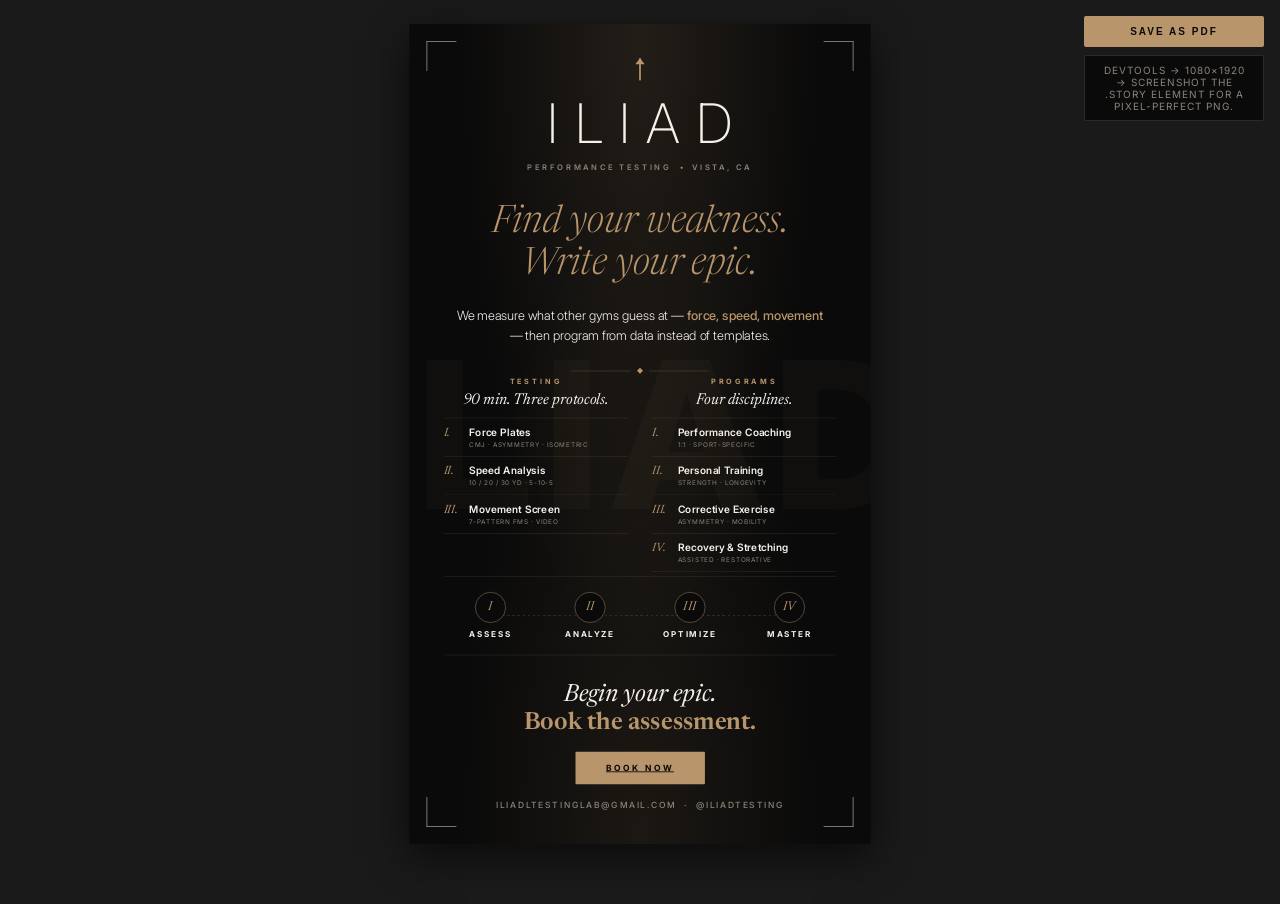
<file: story.html>
<!DOCTYPE html>
<html lang="en">
<head>
    <meta charset="UTF-8">
    <meta name="viewport" content="width=device-width, initial-scale=1.0">
    <title>ILIAD — Instagram Story</title>
    <meta name="robots" content="noindex">

    <link rel="icon" type="image/svg+xml" href="data:image/svg+xml;utf8,<svg xmlns='http://www.w3.org/2000/svg' viewBox='0 0 24 32'><rect x='11' y='8' width='2' height='24' fill='%23B8956A'/><polygon points='12,0 18,8 6,8' fill='%23B8956A'/></svg>">

    <link rel="preconnect" href="https://fonts.googleapis.com">
    <link rel="preconnect" href="https://fonts.gstatic.com" crossorigin>
    <link href="https://fonts.googleapis.com/css2?family=Inter:wght@200;300;400;500;600;700;800&family=Newsreader:ital,wght@0,300;0,400;1,300;1,400&display=swap" rel="stylesheet">

    <style>
        * { margin: 0; padding: 0; box-sizing: border-box; }

        :root {
            --bg: #0A0A0A;
            --ink: #F5F1EA;
            --muted: #8B8378;
            --accent: #B8956A;
            --rule: rgba(184, 149, 106, 0.22);
        }

        html, body {
            background: #1A1A1A;
            color: var(--ink);
            font-family: 'Inter', sans-serif;
            -webkit-font-smoothing: antialiased;
            min-height: 100vh;
        }

        body {
            display: flex;
            flex-direction: column;
            align-items: center;
            padding: 24px 16px 60px;
        }

        /* Toolbar */
        .toolbar {
            position: fixed;
            top: 16px;
            right: 16px;
            z-index: 100;
            display: flex;
            flex-direction: column;
            gap: 8px;
            font-family: 'Inter', sans-serif;
        }

        .toolbar button {
            padding: 10px 16px;
            background: var(--accent);
            color: #0A0A0A;
            border: none;
            font-size: 10px;
            font-weight: 700;
            letter-spacing: 2px;
            text-transform: uppercase;
            cursor: pointer;
            border-radius: 2px;
            transition: background 0.2s ease;
        }

        .toolbar button:hover { background: var(--ink); }

        .hint {
            background: rgba(0,0,0,0.6);
            color: var(--muted);
            font-size: 10px;
            letter-spacing: 1px;
            text-transform: uppercase;
            padding: 8px 12px;
            border-radius: 2px;
            border: 1px solid var(--rule);
            max-width: 180px;
            text-align: center;
        }

        /* Story canvas — 1080 x 1920 (9:16) */
        .story {
            width: 1080px;
            height: 1920px;
            background: var(--bg);
            color: var(--ink);
            position: relative;
            overflow: hidden;
            display: flex;
            flex-direction: column;
            justify-content: space-between;
            padding: 80px 80px 80px;
            box-shadow: 0 30px 90px rgba(0,0,0,0.6);

            background-image:
                radial-gradient(ellipse at 50% 0%, rgba(184, 149, 106, 0.14) 0%, transparent 55%),
                radial-gradient(ellipse at 50% 100%, rgba(184, 149, 106, 0.10) 0%, transparent 55%);
        }

        /* Faded watermark */
        .watermark {
            position: absolute;
            top: 50%;
            left: 50%;
            transform: translate(-50%, -50%);
            font-family: 'Inter', sans-serif;
            font-weight: 800;
            font-size: 480px;
            letter-spacing: 26px;
            color: rgba(184, 149, 106, 0.04);
            white-space: nowrap;
            pointer-events: none;
            z-index: 0;
        }

        /* Greek border corners */
        .corner {
            position: absolute;
            width: 70px;
            height: 70px;
            border-color: var(--accent);
            opacity: 0.55;
            z-index: 2;
        }
        .corner.tl { top: 40px; left: 40px; border-top: 2px solid; border-left: 2px solid; }
        .corner.tr { top: 40px; right: 40px; border-top: 2px solid; border-right: 2px solid; }
        .corner.bl { bottom: 40px; left: 40px; border-bottom: 2px solid; border-left: 2px solid; }
        .corner.br { bottom: 40px; right: 40px; border-bottom: 2px solid; border-right: 2px solid; }

        .zone { position: relative; z-index: 1; }

        /* ============ TOP ZONE ============ */
        .top {
            text-align: center;
        }

        .brand-mark {
            display: inline-block;
            width: 36px;
            height: 52px;
            position: relative;
            margin-bottom: 32px;
        }
        .brand-mark::before {
            content: '';
            position: absolute;
            bottom: 0; left: 50%;
            transform: translateX(-50%);
            width: 4px; height: 52px;
            background: var(--accent);
        }
        .brand-mark::after {
            content: '';
            position: absolute;
            top: 0; left: 50%;
            transform: translateX(-50%);
            width: 0; height: 0;
            border-left: 11px solid transparent;
            border-right: 11px solid transparent;
            border-bottom: 14px solid var(--accent);
        }

        .wordmark {
            font-size: 128px;
            font-weight: 200;
            letter-spacing: 38px;
            padding-left: 38px;
            color: var(--ink);
            line-height: 1;
            margin-bottom: 30px;
        }

        .meta-row {
            display: flex;
            align-items: center;
            justify-content: center;
            gap: 22px;
            font-size: 18px;
            font-weight: 600;
            letter-spacing: 6px;
            text-transform: uppercase;
            color: var(--muted);
            margin-bottom: 70px;
        }
        .meta-row .dot {
            width: 5px; height: 5px;
            background: var(--accent);
            border-radius: 50%;
        }

        .tagline-text {
            font-family: 'Newsreader', serif;
            font-style: italic;
            font-weight: 300;
            font-size: 88px;
            line-height: 1.12;
            color: var(--accent);
            margin-bottom: 44px;
        }

        .positioning {
            font-size: 30px;
            line-height: 1.55;
            color: var(--ink);
            max-width: 880px;
            margin: 0 auto;
            font-weight: 300;
        }
        .positioning strong {
            color: var(--accent);
            font-weight: 500;
        }

        /* Divider */
        .divider {
            display: flex;
            align-items: center;
            justify-content: center;
            gap: 16px;
            margin: 56px auto 0;
            color: var(--accent);
        }
        .divider-line {
            width: 140px;
            height: 1px;
            background: var(--accent);
            opacity: 0.5;
        }
        .divider-dot {
            width: 10px; height: 10px;
            background: var(--accent);
            transform: rotate(45deg);
        }

        /* ============ MIDDLE ZONE: TESTING + PROGRAMS ============ */
        .mid {
            display: grid;
            grid-template-columns: 1fr 1fr;
            gap: 56px;
        }

        .section-label {
            text-align: center;
            font-size: 17px;
            font-weight: 700;
            letter-spacing: 7px;
            text-transform: uppercase;
            color: var(--accent);
            margin-bottom: 18px;
        }

        .col-title {
            font-family: 'Newsreader', serif;
            font-style: italic;
            font-size: 36px;
            font-weight: 400;
            color: var(--ink);
            margin-bottom: 22px;
            text-align: center;
        }

        .item-list { list-style: none; }

        .item {
            display: flex;
            gap: 18px;
            padding: 18px 0;
            border-top: 1px solid var(--rule);
            align-items: baseline;
        }
        .item:last-child { border-bottom: 1px solid var(--rule); }

        .item-num {
            font-family: 'Newsreader', serif;
            font-style: italic;
            font-size: 28px;
            color: var(--accent);
            min-width: 42px;
            line-height: 1;
        }

        .item-name {
            font-size: 24px;
            font-weight: 600;
            color: var(--ink);
            letter-spacing: 0.5px;
        }

        .item-sub {
            display: block;
            font-size: 15px;
            font-weight: 400;
            color: var(--muted);
            margin-top: 5px;
            letter-spacing: 1.5px;
            text-transform: uppercase;
        }

        /* ============ BOTTOM ZONE: JOURNEY + CTA ============ */
        .journey {
            display: grid;
            grid-template-columns: repeat(4, 1fr);
            gap: 14px;
            padding: 36px 0;
            border-top: 1px solid var(--rule);
            border-bottom: 1px solid var(--rule);
            position: relative;
            margin-bottom: 60px;
        }
        .journey::before {
            content: '';
            position: absolute;
            top: 50%;
            left: 11%;
            right: 11%;
            height: 1px;
            background: repeating-linear-gradient(to right, var(--accent), var(--accent) 6px, transparent 6px, transparent 12px);
            opacity: 0.45;
            z-index: 0;
        }
        .journey-step {
            text-align: center;
            position: relative;
            z-index: 1;
        }
        .journey-num {
            display: inline-flex;
            align-items: center;
            justify-content: center;
            width: 72px; height: 72px;
            border: 1px solid var(--accent);
            border-radius: 50%;
            background: var(--bg);
            font-family: 'Newsreader', serif;
            font-style: italic;
            font-size: 30px;
            color: var(--accent);
            margin-bottom: 16px;
        }
        .journey-name {
            font-size: 19px;
            font-weight: 700;
            letter-spacing: 4px;
            text-transform: uppercase;
            color: var(--ink);
        }

        .foot {
            text-align: center;
        }

        .cta-headline {
            font-family: 'Newsreader', serif;
            font-style: italic;
            font-size: 56px;
            color: var(--ink);
            line-height: 1.2;
            margin-bottom: 32px;
        }
        .cta-headline strong {
            font-style: normal;
            font-weight: 600;
            color: var(--accent);
        }

        .cta-btn {
            display: inline-block;
            padding: 26px 72px;
            background: var(--accent);
            color: #0A0A0A;
            font-size: 20px;
            font-weight: 700;
            letter-spacing: 6px;
            text-transform: uppercase;
            border-radius: 2px;
            margin-bottom: 36px;
        }

        .contact {
            font-size: 20px;
            font-weight: 500;
            letter-spacing: 4px;
            text-transform: uppercase;
            color: var(--muted);
        }
        .contact .sep {
            color: var(--accent);
            margin: 0 18px;
        }

        /* Responsive preview — scale 1080px canvas to viewport */
        .stage {
            transform-origin: top center;
        }

        @media print {
            @page {
                size: 1080px 1920px;
                margin: 0;
            }
            html, body { background: var(--bg); padding: 0; }
            body { display: block; padding: 0; }
            .toolbar { display: none; }
            .story { box-shadow: none; }
            .stage { transform: none !important; width: 1080px !important; height: 1920px !important; }
        }
    </style>
</head>
<body>

    <div class="toolbar">
        <button onclick="window.print()">Save as PDF</button>
        <div class="hint">DevTools → 1080×1920 → screenshot the .story element for a pixel-perfect PNG.</div>
    </div>

    <div class="stage">
    <div class="story">

        <span class="corner tl"></span>
        <span class="corner tr"></span>
        <span class="corner bl"></span>
        <span class="corner br"></span>
        <div class="watermark">ILIAD</div>

        <!-- TOP ZONE -->
        <section class="zone top">
            <div class="brand-mark"></div>
            <div class="wordmark">ILIAD</div>
            <div class="meta-row">
                <span>Performance Testing</span>
                <span class="dot"></span>
                <span>Vista, CA</span>
            </div>

            <div class="tagline-text">Find your weakness.<br>Write your epic.</div>

            <p class="positioning">
                We measure what other gyms guess at — <strong>force, speed, movement</strong> —
                then program from data instead of templates.
            </p>

            <div class="divider">
                <span class="divider-line"></span>
                <span class="divider-dot"></span>
                <span class="divider-line"></span>
            </div>
        </section>

        <!-- MIDDLE ZONE -->
        <section class="zone mid">
            <div class="col">
                <div class="section-label">Testing</div>
                <div class="col-title">90 min. Three protocols.</div>
                <ul class="item-list">
                    <li class="item">
                        <span class="item-num">I.</span>
                        <div>
                            <span class="item-name">Force Plates</span>
                            <span class="item-sub">CMJ · Asymmetry · Isometric</span>
                        </div>
                    </li>
                    <li class="item">
                        <span class="item-num">II.</span>
                        <div>
                            <span class="item-name">Speed Analysis</span>
                            <span class="item-sub">10 / 20 / 30 yd · 5-10-5</span>
                        </div>
                    </li>
                    <li class="item">
                        <span class="item-num">III.</span>
                        <div>
                            <span class="item-name">Movement Screen</span>
                            <span class="item-sub">7-pattern FMS · Video</span>
                        </div>
                    </li>
                </ul>
            </div>

            <div class="col">
                <div class="section-label">Programs</div>
                <div class="col-title">Four disciplines.</div>
                <ul class="item-list">
                    <li class="item">
                        <span class="item-num">I.</span>
                        <div>
                            <span class="item-name">Performance Coaching</span>
                            <span class="item-sub">1:1 · Sport-specific</span>
                        </div>
                    </li>
                    <li class="item">
                        <span class="item-num">II.</span>
                        <div>
                            <span class="item-name">Personal Training</span>
                            <span class="item-sub">Strength · Longevity</span>
                        </div>
                    </li>
                    <li class="item">
                        <span class="item-num">III.</span>
                        <div>
                            <span class="item-name">Corrective Exercise</span>
                            <span class="item-sub">Asymmetry · Mobility</span>
                        </div>
                    </li>
                    <li class="item">
                        <span class="item-num">IV.</span>
                        <div>
                            <span class="item-name">Recovery &amp; Stretching</span>
                            <span class="item-sub">Assisted · Restorative</span>
                        </div>
                    </li>
                </ul>
            </div>
        </section>

        <!-- BOTTOM ZONE -->
        <section class="zone bot">
            <div class="journey">
                <div class="journey-step">
                    <div class="journey-num">I</div>
                    <div class="journey-name">Assess</div>
                </div>
                <div class="journey-step">
                    <div class="journey-num">II</div>
                    <div class="journey-name">Analyze</div>
                </div>
                <div class="journey-step">
                    <div class="journey-num">III</div>
                    <div class="journey-name">Optimize</div>
                </div>
                <div class="journey-step">
                    <div class="journey-num">IV</div>
                    <div class="journey-name">Master</div>
                </div>
            </div>

            <div class="foot">
                <div class="cta-headline">
                    Begin your epic.<br><strong>Book the assessment.</strong>
                </div>
                <a href="https://mdsouzie-sketch.github.io/iliad/book.html" class="cta-btn">Book Now</a>
                <div class="contact">
                    iliadltestinglab@gmail.com<span class="sep">·</span>@iliadtesting
                </div>
            </div>
        </section>

    </div>
    </div>

    <script>
        function fit() {
            const stage = document.querySelector('.stage');
            const margin = 80;
            const availW = window.innerWidth - margin;
            const availH = window.innerHeight - margin;
            const scale = Math.min(availW / 1080, availH / 1920, 1);
            stage.style.transform = `scale(${scale})`;
            stage.style.width = '1080px';
            stage.style.height = (1920 * scale) + 'px';
        }
        fit();
        window.addEventListener('resize', fit);
    </script>

</body>
</html>
</file>
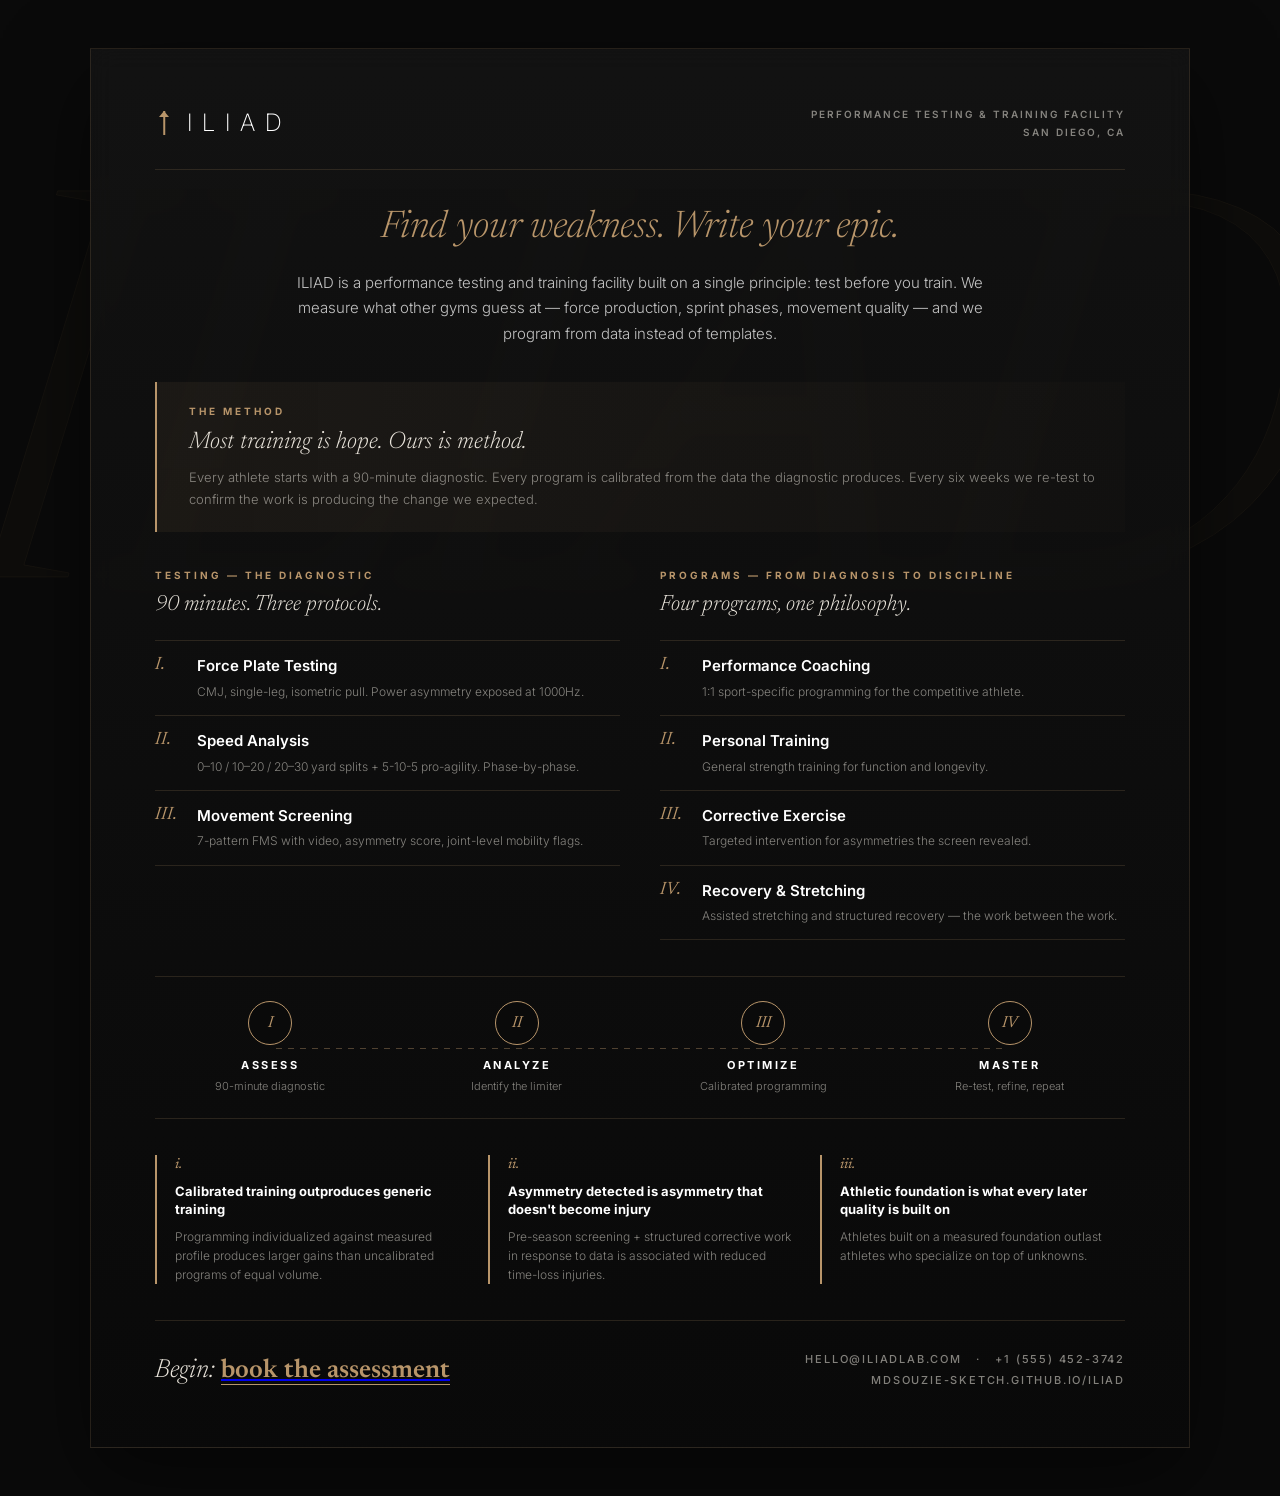
<file: summary.html>
<!DOCTYPE html>
<html lang="en">
<head>
    <meta charset="UTF-8">
    <meta name="viewport" content="width=device-width, initial-scale=1.0">
    <title>ILIAD — Summary</title>
    <meta name="description" content="ILIAD performance testing and training facility — at-a-glance summary.">
    <meta name="theme-color" content="#0A0A0A">
    <meta name="robots" content="noindex">

    <link rel="icon" type="image/svg+xml" href="data:image/svg+xml;utf8,<svg xmlns='http://www.w3.org/2000/svg' viewBox='0 0 24 32'><rect x='11' y='8' width='2' height='24' fill='%23B8956A'/><polygon points='12,0 18,8 6,8' fill='%23B8956A'/></svg>">

    <link rel="preconnect" href="https://fonts.googleapis.com">
    <link rel="preconnect" href="https://fonts.gstatic.com" crossorigin>
    <link href="https://fonts.googleapis.com/css2?family=Inter:wght@200;300;400;500;600;700&family=Newsreader:ital,wght@0,300;0,400;1,300;1,400&display=swap" rel="stylesheet">

    <style>
        * { margin: 0; padding: 0; box-sizing: border-box; }

        :root {
            --bg: #0A0A0A;
            --surface: #131313;
            --ink: #FFFFFF;
            --cream: #E8E3DA;
            --muted: rgba(232, 227, 218, 0.55);
            --faint: rgba(232, 227, 218, 0.35);
            --accent: #B8956A;
            --accent-soft: rgba(184, 149, 106, 0.6);
            --rule: rgba(184, 149, 106, 0.18);
        }

        body {
            font-family: 'Inter', sans-serif;
            background: var(--bg);
            color: var(--ink);
            -webkit-font-smoothing: antialiased;
            line-height: 1.5;
            min-height: 100vh;
            display: flex;
            justify-content: center;
            align-items: flex-start;
            padding: 48px 24px;
            position: relative;
            overflow-x: hidden;
        }

        /* Ambient watermark */
        .ambient {
            position: fixed;
            inset: 0;
            pointer-events: none;
            z-index: 0;
            display: flex;
            align-items: center;
            justify-content: center;
            overflow: hidden;
        }

        .ambient::before {
            content: 'ILIAD';
            font-family: 'Newsreader', serif;
            font-style: italic;
            font-weight: 300;
            font-size: 540px;
            color: rgba(184, 149, 106, 0.025);
            -webkit-text-stroke: 1px rgba(184, 149, 106, 0.05);
            letter-spacing: -10px;
            line-height: 0.9;
            white-space: nowrap;
            user-select: none;
            animation: ambient-fade 1.4s ease 0.2s both;
        }

        @keyframes ambient-fade { from { opacity: 0; } to { opacity: 1; } }

        /* Sheet */
        .sheet {
            position: relative;
            z-index: 1;
            width: 100%;
            max-width: 1100px;
            background: linear-gradient(180deg, rgba(19, 19, 19, 0.9) 0%, rgba(10, 10, 10, 0.92) 100%);
            border: 1px solid rgba(184, 149, 106, 0.16);
            backdrop-filter: blur(12px);
            -webkit-backdrop-filter: blur(12px);
            padding: 56px 64px;
            display: flex;
            flex-direction: column;
            gap: 36px;
            box-shadow: 0 30px 80px rgba(0, 0, 0, 0.5);
        }

        /* Header */
        .head {
            display: flex;
            justify-content: space-between;
            align-items: flex-start;
            border-bottom: 1px solid var(--rule);
            padding-bottom: 28px;
        }

        .brand {
            display: flex;
            align-items: center;
            gap: 14px;
        }

        .brand-mark {
            width: 18px;
            height: 24px;
            position: relative;
            flex-shrink: 0;
        }

        .brand-mark::before {
            content: '';
            position: absolute;
            bottom: 0;
            left: 50%;
            transform: translateX(-50%);
            width: 1.5px;
            height: 24px;
            background: var(--accent);
        }

        .brand-mark::after {
            content: '';
            position: absolute;
            top: 0;
            left: 50%;
            transform: translateX(-50%);
            width: 0;
            height: 0;
            border-left: 5px solid transparent;
            border-right: 5px solid transparent;
            border-bottom: 6px solid var(--accent);
        }

        .brand-text {
            font-size: 24px;
            font-weight: 200;
            letter-spacing: 10px;
            color: var(--ink);
        }

        .head-meta {
            text-align: right;
            font-size: 10px;
            font-weight: 600;
            letter-spacing: 2px;
            text-transform: uppercase;
            color: var(--muted);
            line-height: 1.8;
        }

        /* Hero block */
        .hero-block {
            text-align: center;
        }

        .tagline {
            font-family: 'Newsreader', serif;
            font-style: italic;
            font-size: 38px;
            font-weight: 300;
            color: var(--accent);
            margin-bottom: 18px;
            line-height: 1.2;
        }

        .positioning {
            font-size: 15px;
            font-weight: 300;
            line-height: 1.7;
            color: rgba(255, 255, 255, 0.75);
            max-width: 720px;
            margin: 0 auto;
        }

        /* Method */
        .method {
            position: relative;
            padding: 22px 26px 22px 32px;
            background: linear-gradient(90deg, rgba(184, 149, 106, 0.08) 0%, rgba(184, 149, 106, 0.02) 100%);
            border-left: 2px solid var(--accent);
        }

        .method-label {
            font-size: 10px;
            font-weight: 700;
            letter-spacing: 3px;
            text-transform: uppercase;
            color: var(--accent);
            margin-bottom: 8px;
        }

        .method-title {
            font-family: 'Newsreader', serif;
            font-style: italic;
            font-size: 24px;
            font-weight: 300;
            color: var(--cream);
            margin-bottom: 8px;
            line-height: 1.3;
        }

        .method-text {
            font-size: 13px;
            font-weight: 300;
            color: var(--muted);
            line-height: 1.7;
        }

        /* Two-column: Testing + Programs */
        .columns {
            display: grid;
            grid-template-columns: 1fr 1fr;
            gap: 40px;
        }

        .col-head {
            font-size: 10px;
            font-weight: 700;
            letter-spacing: 3px;
            text-transform: uppercase;
            color: var(--accent);
            margin-bottom: 6px;
        }

        .col-title {
            font-family: 'Newsreader', serif;
            font-style: italic;
            font-size: 22px;
            font-weight: 300;
            color: var(--cream);
            margin-bottom: 18px;
        }

        .item-list { list-style: none; }

        .item {
            display: flex;
            gap: 14px;
            padding: 14px 0;
            border-top: 1px solid var(--rule);
            align-items: flex-start;
        }

        .item:last-child { border-bottom: 1px solid var(--rule); }

        .item-num {
            font-family: 'Newsreader', serif;
            font-style: italic;
            font-size: 18px;
            color: var(--accent);
            min-width: 28px;
            line-height: 1.2;
        }

        .item-body { flex: 1; }

        .item-name {
            font-size: 15px;
            font-weight: 600;
            color: var(--ink);
            margin-bottom: 4px;
        }

        .item-desc {
            font-size: 12px;
            font-weight: 300;
            color: var(--muted);
            line-height: 1.6;
        }

        /* Journey */
        .journey {
            display: grid;
            grid-template-columns: repeat(4, 1fr);
            gap: 16px;
            padding: 24px 0;
            border-top: 1px solid var(--rule);
            border-bottom: 1px solid var(--rule);
            position: relative;
        }

        .journey::before {
            content: '';
            position: absolute;
            top: 50%;
            left: 12.5%;
            right: 12.5%;
            height: 1px;
            background: repeating-linear-gradient(
                to right,
                rgba(184, 149, 106, 0.4),
                rgba(184, 149, 106, 0.4) 6px,
                transparent 6px,
                transparent 12px
            );
            z-index: 0;
        }

        .journey-step {
            text-align: center;
            position: relative;
            z-index: 1;
        }

        .journey-num {
            display: inline-block;
            width: 44px;
            height: 44px;
            border: 1px solid var(--accent);
            border-radius: 50%;
            background: var(--bg);
            font-family: 'Newsreader', serif;
            font-style: italic;
            font-size: 16px;
            color: var(--accent);
            line-height: 42px;
            margin-bottom: 12px;
        }

        .journey-name {
            font-size: 11px;
            font-weight: 700;
            letter-spacing: 2.5px;
            text-transform: uppercase;
            color: var(--ink);
            margin-bottom: 4px;
        }

        .journey-desc {
            font-size: 11px;
            font-weight: 300;
            color: var(--muted);
            line-height: 1.5;
        }

        /* Evidence */
        .evidence {
            display: grid;
            grid-template-columns: repeat(3, 1fr);
            gap: 28px;
        }

        .evidence-block {
            border-left: 2px solid var(--accent);
            padding-left: 18px;
        }

        .evidence-num {
            font-family: 'Newsreader', serif;
            font-style: italic;
            font-size: 14px;
            color: var(--accent);
            margin-bottom: 6px;
        }

        .evidence-title {
            font-size: 13px;
            font-weight: 700;
            color: var(--ink);
            margin-bottom: 8px;
            line-height: 1.4;
        }

        .evidence-text {
            font-size: 12px;
            font-weight: 300;
            color: var(--muted);
            line-height: 1.6;
        }

        /* Foot CTA */
        .foot {
            padding-top: 28px;
            border-top: 1px solid var(--rule);
            display: flex;
            justify-content: space-between;
            align-items: flex-end;
            gap: 30px;
        }

        .foot-cta {
            font-family: 'Newsreader', serif;
            font-style: italic;
            font-size: 26px;
            font-weight: 300;
            color: var(--cream);
        }

        .foot-cta strong {
            font-style: normal;
            font-weight: 600;
            color: var(--accent);
            border-bottom: 1px solid var(--accent);
        }

        .foot-meta {
            text-align: right;
            font-size: 11px;
            font-weight: 500;
            letter-spacing: 1.8px;
            text-transform: uppercase;
            color: var(--muted);
            line-height: 1.9;
        }

        .foot-meta a {
            color: var(--muted);
            text-decoration: none;
            transition: color 0.3s ease;
        }

        .foot-meta a:hover {
            color: var(--accent);
        }

        /* Reveal */
        @media (prefers-reduced-motion: no-preference) {
            .sheet > * {
                opacity: 0;
                transform: translateY(12px);
                animation: rise 0.7s ease forwards;
            }
            .sheet > *:nth-child(1) { animation-delay: 0.10s; }
            .sheet > *:nth-child(2) { animation-delay: 0.20s; }
            .sheet > *:nth-child(3) { animation-delay: 0.30s; }
            .sheet > *:nth-child(4) { animation-delay: 0.40s; }
            .sheet > *:nth-child(5) { animation-delay: 0.50s; }
            .sheet > *:nth-child(6) { animation-delay: 0.60s; }
            .sheet > *:nth-child(7) { animation-delay: 0.70s; }
        }

        @keyframes rise {
            to { opacity: 1; transform: translateY(0); }
        }

        /* Print — one page, keep dark aesthetic */
        @page {
            size: letter;
            margin: 0.4in;
        }

        @media print {
            html, body {
                background: var(--bg) !important;
                -webkit-print-color-adjust: exact;
                print-color-adjust: exact;
                padding: 0 !important;
                display: block !important;
                min-height: 0;
            }

            .ambient { display: none !important; }

            .sheet {
                width: 100% !important;
                max-width: none !important;
                padding: 0 !important;
                border: none !important;
                box-shadow: none !important;
                gap: 18px !important;
                background: var(--bg) !important;
                backdrop-filter: none !important;
            }

            /* Disable the staggered rise-in so all content prints fully */
            .sheet > * {
                opacity: 1 !important;
                transform: none !important;
                animation: none !important;
            }

            /* Tighten everything for one-page fit */
            .head { padding-bottom: 14px; }
            .brand-text { font-size: 18px; letter-spacing: 7px; }
            .head-meta { font-size: 8px; line-height: 1.5; }

            .hero-block { margin: 0; }
            .tagline { font-size: 22px; margin-bottom: 8px; }
            .positioning { font-size: 11px; line-height: 1.55; }

            .method { padding: 12px 16px 12px 18px; }
            .method-title { font-size: 16px; margin-bottom: 4px; }
            .method-text { font-size: 10px; line-height: 1.55; }

            .columns { gap: 24px; }
            .col-title { font-size: 15px; margin-bottom: 8px; }
            .item { padding: 7px 0; }
            .item-num { font-size: 13px; min-width: 20px; }
            .item-name { font-size: 11px; margin-bottom: 1px; }
            .item-desc { font-size: 9px; line-height: 1.45; }

            .journey { padding: 12px 0; gap: 10px; }
            .journey-num { width: 30px; height: 30px; line-height: 28px; font-size: 12px; margin-bottom: 6px; }
            .journey-name { font-size: 9px; letter-spacing: 1.8px; margin-bottom: 2px; }
            .journey-desc { font-size: 8.5px; line-height: 1.4; }

            .evidence { gap: 16px; }
            .evidence-num { font-size: 11px; margin-bottom: 2px; }
            .evidence-title { font-size: 10.5px; margin-bottom: 4px; }
            .evidence-text { font-size: 9px; line-height: 1.45; }

            .foot { padding-top: 14px; }
            .foot-cta { font-size: 16px; }
            .foot-meta { font-size: 8.5px; line-height: 1.6; }

            /* Avoid awkward page-breaks inside any single block */
            .head, .hero-block, .method, .columns, .journey, .evidence, .foot {
                page-break-inside: avoid;
                break-inside: avoid;
            }
        }

        /* Responsive */
        @media (max-width: 900px) {
            body { padding: 24px 16px; }
            .sheet { padding: 36px 28px; gap: 28px; }
            .ambient::before { font-size: 320px; }
            .tagline { font-size: 28px; }
            .method-title { font-size: 19px; }
            .columns { grid-template-columns: 1fr; gap: 28px; }
            .journey { grid-template-columns: repeat(2, 1fr); gap: 24px; }
            .journey::before { display: none; }
            .evidence { grid-template-columns: 1fr; gap: 20px; }
            .foot { flex-direction: column; align-items: flex-start; gap: 18px; }
            .foot-meta { text-align: left; }
            .foot-cta { font-size: 20px; }
            .head { flex-direction: column; align-items: flex-start; gap: 14px; }
            .head-meta { text-align: left; }
        }

        @media (max-width: 480px) {
            .ambient::before { font-size: 200px; letter-spacing: -4px; }
            .sheet { padding: 28px 22px; }
            .brand-text { font-size: 18px; letter-spacing: 7px; }
            .tagline { font-size: 24px; }
        }
    </style>
</head>
<body>

    <div class="ambient" aria-hidden="true"></div>

    <div class="sheet">

        <header class="head">
            <div class="brand">
                <div class="brand-mark"></div>
                <div class="brand-text">ILIAD</div>
            </div>
            <div class="head-meta">
                <div>Performance Testing &amp; Training Facility</div>
                <div>San Diego, CA</div>
            </div>
        </header>

        <div class="hero-block">
            <div class="tagline">Find your weakness. Write your epic.</div>
            <p class="positioning">
                ILIAD is a performance testing and training facility built on a single principle:
                test before you train. We measure what other gyms guess at — force production,
                sprint phases, movement quality — and we program from data instead of templates.
            </p>
        </div>

        <div class="method">
            <div class="method-label">The Method</div>
            <div class="method-title">Most training is hope. Ours is method.</div>
            <p class="method-text">
                Every athlete starts with a 90-minute diagnostic. Every program is calibrated
                from the data the diagnostic produces. Every six weeks we re-test to confirm
                the work is producing the change we expected.
            </p>
        </div>

        <div class="columns">
            <div class="col">
                <div class="col-head">Testing — The Diagnostic</div>
                <div class="col-title">90 minutes. Three protocols.</div>
                <ul class="item-list">
                    <li class="item">
                        <span class="item-num">I.</span>
                        <div class="item-body">
                            <div class="item-name">Force Plate Testing</div>
                            <div class="item-desc">CMJ, single-leg, isometric pull. Power asymmetry exposed at 1000Hz.</div>
                        </div>
                    </li>
                    <li class="item">
                        <span class="item-num">II.</span>
                        <div class="item-body">
                            <div class="item-name">Speed Analysis</div>
                            <div class="item-desc">0–10 / 10–20 / 20–30 yard splits + 5-10-5 pro-agility. Phase-by-phase.</div>
                        </div>
                    </li>
                    <li class="item">
                        <span class="item-num">III.</span>
                        <div class="item-body">
                            <div class="item-name">Movement Screening</div>
                            <div class="item-desc">7-pattern FMS with video, asymmetry score, joint-level mobility flags.</div>
                        </div>
                    </li>
                </ul>
            </div>

            <div class="col">
                <div class="col-head">Programs — From Diagnosis to Discipline</div>
                <div class="col-title">Four programs, one philosophy.</div>
                <ul class="item-list">
                    <li class="item">
                        <span class="item-num">I.</span>
                        <div class="item-body">
                            <div class="item-name">Performance Coaching</div>
                            <div class="item-desc">1:1 sport-specific programming for the competitive athlete.</div>
                        </div>
                    </li>
                    <li class="item">
                        <span class="item-num">II.</span>
                        <div class="item-body">
                            <div class="item-name">Personal Training</div>
                            <div class="item-desc">General strength training for function and longevity.</div>
                        </div>
                    </li>
                    <li class="item">
                        <span class="item-num">III.</span>
                        <div class="item-body">
                            <div class="item-name">Corrective Exercise</div>
                            <div class="item-desc">Targeted intervention for asymmetries the screen revealed.</div>
                        </div>
                    </li>
                    <li class="item">
                        <span class="item-num">IV.</span>
                        <div class="item-body">
                            <div class="item-name">Recovery &amp; Stretching</div>
                            <div class="item-desc">Assisted stretching and structured recovery — the work between the work.</div>
                        </div>
                    </li>
                </ul>
            </div>
        </div>

        <div class="journey">
            <div class="journey-step">
                <div class="journey-num">I</div>
                <div class="journey-name">Assess</div>
                <div class="journey-desc">90-minute diagnostic</div>
            </div>
            <div class="journey-step">
                <div class="journey-num">II</div>
                <div class="journey-name">Analyze</div>
                <div class="journey-desc">Identify the limiter</div>
            </div>
            <div class="journey-step">
                <div class="journey-num">III</div>
                <div class="journey-name">Optimize</div>
                <div class="journey-desc">Calibrated programming</div>
            </div>
            <div class="journey-step">
                <div class="journey-num">IV</div>
                <div class="journey-name">Master</div>
                <div class="journey-desc">Re-test, refine, repeat</div>
            </div>
        </div>

        <div class="evidence">
            <div class="evidence-block">
                <div class="evidence-num">i.</div>
                <div class="evidence-title">Calibrated training outproduces generic training</div>
                <div class="evidence-text">Programming individualized against measured profile produces larger gains than uncalibrated programs of equal volume.</div>
            </div>
            <div class="evidence-block">
                <div class="evidence-num">ii.</div>
                <div class="evidence-title">Asymmetry detected is asymmetry that doesn't become injury</div>
                <div class="evidence-text">Pre-season screening + structured corrective work in response to data is associated with reduced time-loss injuries.</div>
            </div>
            <div class="evidence-block">
                <div class="evidence-num">iii.</div>
                <div class="evidence-title">Athletic foundation is what every later quality is built on</div>
                <div class="evidence-text">Athletes built on a measured foundation outlast athletes who specialize on top of unknowns.</div>
            </div>
        </div>

        <footer class="foot">
            <div class="foot-cta">
                Begin: <a href="book.html"><strong>book the assessment</strong></a>
            </div>
            <div class="foot-meta">
                <div><a href="mailto:hello@iliadlab.com">hello@iliadlab.com</a> &nbsp; · &nbsp; +1 (555) 452-3742</div>
                <div><a href="https://mdsouzie-sketch.github.io/iliad/">mdsouzie-sketch.github.io/iliad</a></div>
            </div>
        </footer>

    </div>

</body>
</html>
</file>
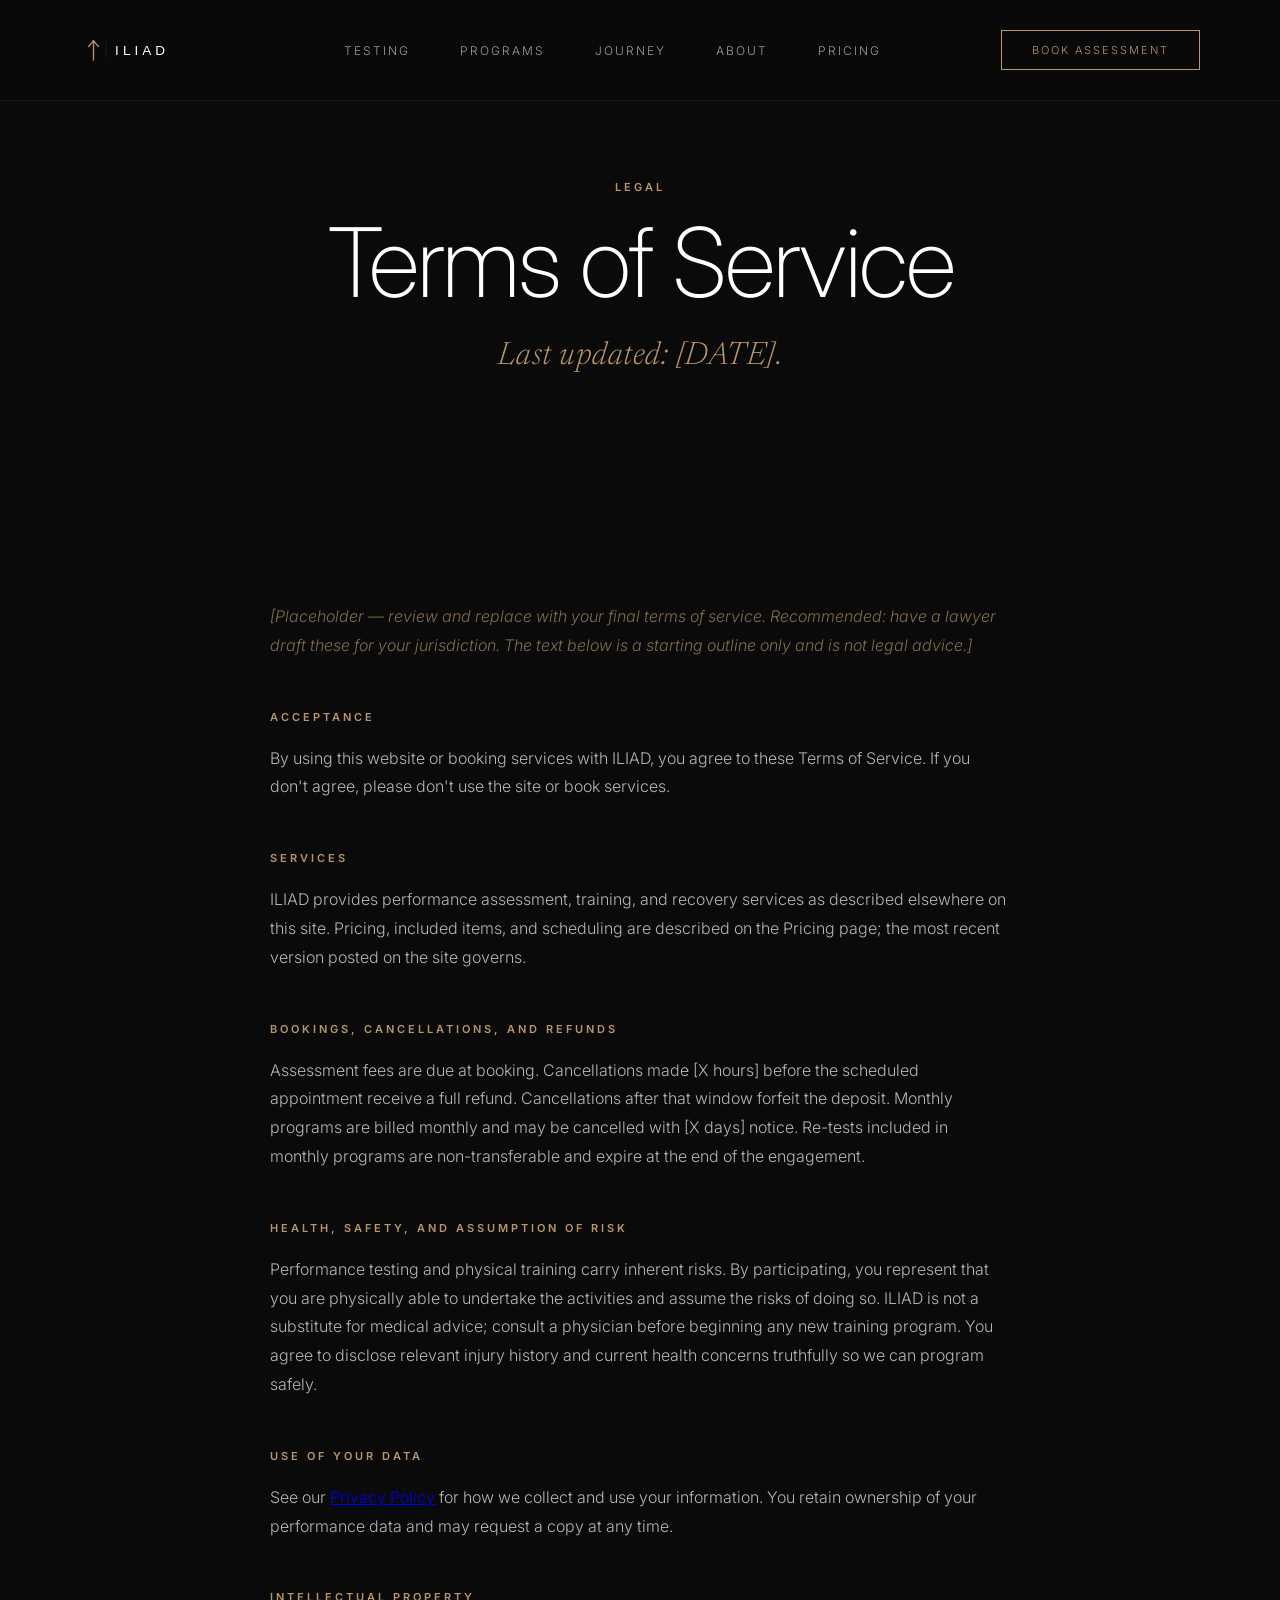
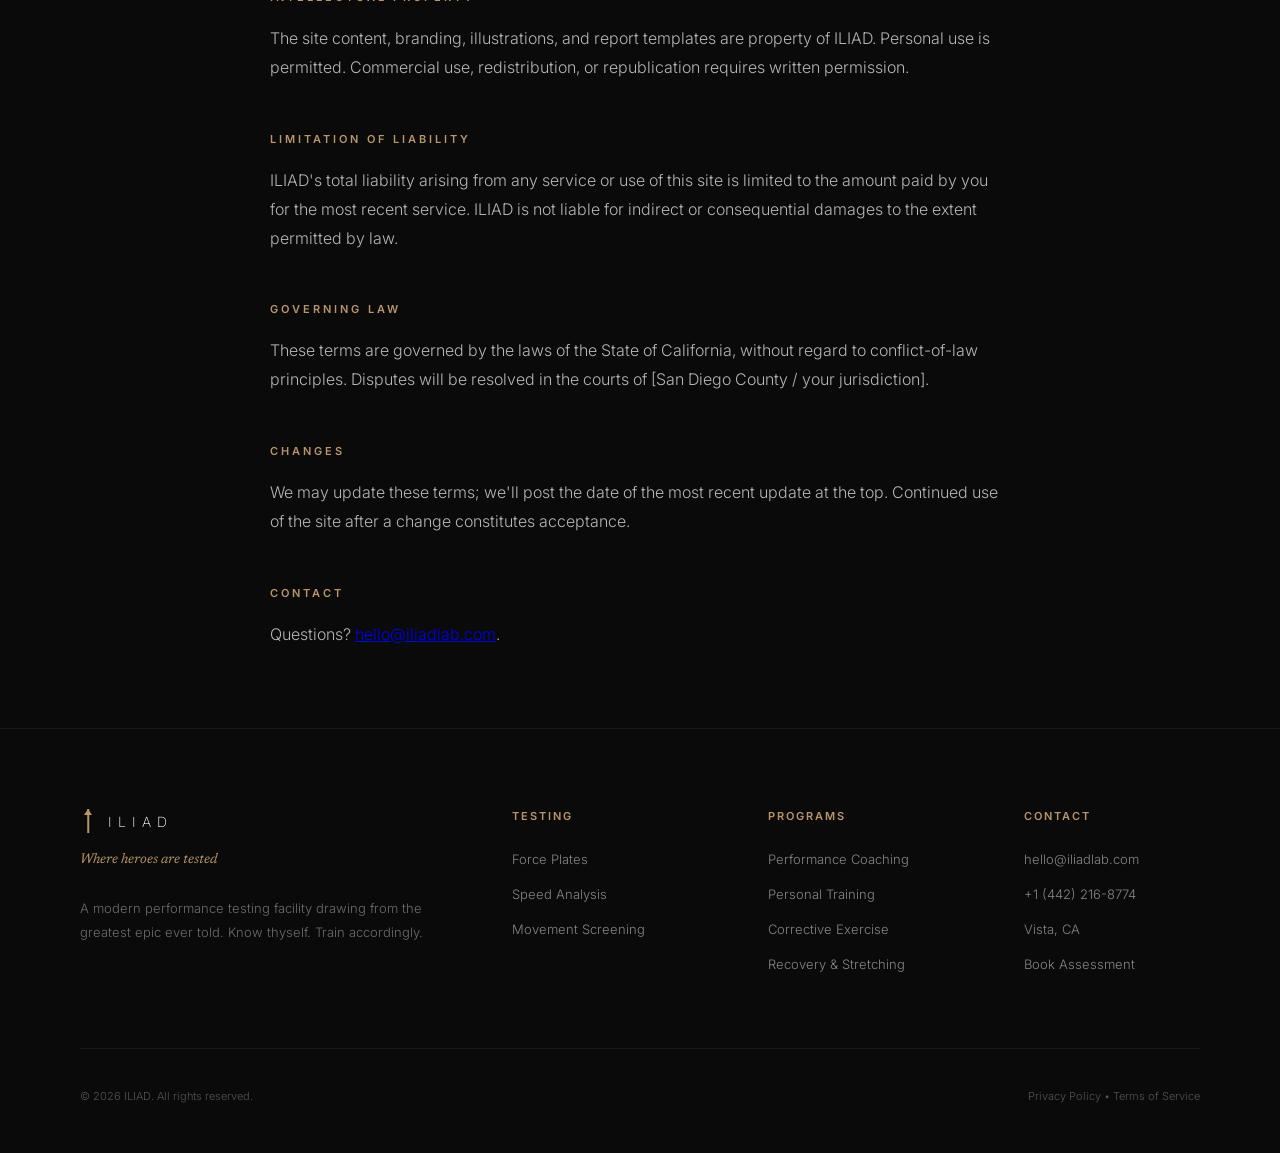
<file: terms.html>
<!DOCTYPE html>
<html lang="en">
<head>
    <meta charset="UTF-8">
    <meta name="viewport" content="width=device-width, initial-scale=1.0">
    <title>Terms of Service — ILIAD</title>

    <meta name="description" content="ILIAD terms of service.">
    <meta name="theme-color" content="#0A0A0A">
    <meta name="robots" content="noindex">

    <link rel="icon" type="image/svg+xml" href="data:image/svg+xml;utf8,<svg xmlns='http://www.w3.org/2000/svg' viewBox='0 0 24 32'><rect x='11' y='8' width='2' height='24' fill='%23B8956A'/><polygon points='12,0 18,8 6,8' fill='%23B8956A'/></svg>">

    <link rel="preconnect" href="https://fonts.googleapis.com">
    <link rel="preconnect" href="https://fonts.gstatic.com" crossorigin>
    <link href="https://fonts.googleapis.com/css2?family=Inter:wght@200;300;400;600;800&family=Newsreader:ital,wght@0,300;1,300&display=swap" rel="stylesheet">
    <link rel="stylesheet" href="app.css">
    <script>document.documentElement.classList.add('js');</script>
</head>
<body>
    <nav>
        <a href="index.html" class="logo">
            <img src="logo-mark.svg" alt="ILIAD">
        </a>
        <div class="nav-links">
            <a href="testing.html">Testing</a>
            <a href="programs.html">Programs</a>
            <a href="journey.html">Journey</a>
            <a href="about.html">About</a>
            <a href="pricing.html">Pricing</a>
        </div>
        <a href="book.html" class="nav-cta">Book Assessment</a>
        <button class="nav-toggle" aria-label="Open menu" aria-expanded="false" aria-controls="mobile-menu">
            <span></span>
            <span></span>
            <span></span>
        </button>
    </nav>

    <div class="mobile-menu" id="mobile-menu" aria-hidden="true">
        <div class="mobile-menu-content">
            <a href="testing.html">Testing</a>
            <a href="programs.html">Programs</a>
            <a href="journey.html">Journey</a>
            <a href="about.html">About</a>
            <a href="pricing.html">Pricing</a>
            <a href="book.html" class="mobile-menu-cta">Book Assessment</a>
        </div>
    </div>

    <section class="page-header">
        <div class="page-header-content reveal">
            <div class="hero-label">Legal</div>
            <h1 class="page-header-title">Terms of Service</h1>
            <p class="hero-subtitle">Last updated: [DATE].</p>
        </div>
    </section>

    <section class="protocol reveal">
        <p class="protocol-prose" style="font-style: italic; color: rgba(184,149,106,0.7); margin-bottom: 40px;">
            [Placeholder — review and replace with your final terms of service. Recommended:
            have a lawyer draft these for your jurisdiction. The text below is a starting
            outline only and is not legal advice.]
        </p>

        <h3 class="protocol-subhead">Acceptance</h3>
        <p class="protocol-prose">
            By using this website or booking services with ILIAD, you agree to these
            Terms of Service. If you don't agree, please don't use the site or book
            services.
        </p>

        <h3 class="protocol-subhead">Services</h3>
        <p class="protocol-prose">
            ILIAD provides performance assessment, training, and recovery services as
            described elsewhere on this site. Pricing, included items, and scheduling
            are described on the Pricing page; the most recent version posted on the
            site governs.
        </p>

        <h3 class="protocol-subhead">Bookings, cancellations, and refunds</h3>
        <p class="protocol-prose">
            Assessment fees are due at booking. Cancellations made [X hours] before the
            scheduled appointment receive a full refund. Cancellations after that window
            forfeit the deposit. Monthly programs are billed monthly and may be
            cancelled with [X days] notice. Re-tests included in monthly programs are
            non-transferable and expire at the end of the engagement.
        </p>

        <h3 class="protocol-subhead">Health, safety, and assumption of risk</h3>
        <p class="protocol-prose">
            Performance testing and physical training carry inherent risks. By participating,
            you represent that you are physically able to undertake the activities and
            assume the risks of doing so. ILIAD is not a substitute for medical advice;
            consult a physician before beginning any new training program. You agree to
            disclose relevant injury history and current health concerns truthfully so
            we can program safely.
        </p>

        <h3 class="protocol-subhead">Use of your data</h3>
        <p class="protocol-prose">
            See our <a href="privacy.html">Privacy Policy</a> for how we collect and use
            your information. You retain ownership of your performance data and may
            request a copy at any time.
        </p>

        <h3 class="protocol-subhead">Intellectual property</h3>
        <p class="protocol-prose">
            The site content, branding, illustrations, and report templates are property
            of ILIAD. Personal use is permitted. Commercial use, redistribution, or
            republication requires written permission.
        </p>

        <h3 class="protocol-subhead">Limitation of liability</h3>
        <p class="protocol-prose">
            ILIAD's total liability arising from any service or use of this site is
            limited to the amount paid by you for the most recent service. ILIAD is
            not liable for indirect or consequential damages to the extent permitted
            by law.
        </p>

        <h3 class="protocol-subhead">Governing law</h3>
        <p class="protocol-prose">
            These terms are governed by the laws of the State of California, without
            regard to conflict-of-law principles. Disputes will be resolved in the courts
            of [San Diego County / your jurisdiction].
        </p>

        <h3 class="protocol-subhead">Changes</h3>
        <p class="protocol-prose">
            We may update these terms; we'll post the date of the most recent update at
            the top. Continued use of the site after a change constitutes acceptance.
        </p>

        <h3 class="protocol-subhead">Contact</h3>
        <p class="protocol-prose">
            Questions? <a href="mailto:hello@iliadlab.com">hello@iliadlab.com</a>.
        </p>
    </section>

    <footer id="contact">
        <div class="footer-container">
            <div>
                <div class="footer-brand">
                    <div class="footer-logo-mark"></div>
                    <span>ILIAD</span>
                </div>
                <div class="footer-tagline" data-content="brand.tagline">Where heroes are tested</div>
                <p class="footer-description" data-content="brand.description">
                    A modern performance testing facility drawing from the greatest epic ever told.
                    Know thyself. Train accordingly.
                </p>
            </div>

            <div>
                <div class="footer-title">Testing</div>
                <ul class="footer-links">
                    <li><a href="testing.html#force-plates">Force Plates</a></li>
                    <li><a href="testing.html#speed">Speed Analysis</a></li>
                    <li><a href="testing.html#movement-screening">Movement Screening</a></li>
                </ul>
            </div>

            <div>
                <div class="footer-title">Programs</div>
                <ul class="footer-links">
                    <li><a href="programs.html#performance-coaching">Performance Coaching</a></li>
                    <li><a href="programs.html#personal-training">Personal Training</a></li>
                    <li><a href="programs.html#corrective-exercise">Corrective Exercise</a></li>
                    <li><a href="programs.html#recovery">Recovery &amp; Stretching</a></li>
                </ul>
            </div>

            <div>
                <div class="footer-title">Contact</div>
                <ul class="footer-links">
                    <li><a href="mailto:hello@iliadlab.com">hello@iliadlab.com</a></li>
                    <li><a href="tel:+14422168774">+1 (442) 216-8774</a></li>
                    <li><a href="#contact">Vista, CA</a></li>
                    <li><a href="book.html">Book Assessment</a></li>
                </ul>
            </div>
        </div>

        <div class="footer-bottom">
            <div data-content="brand.copyright">© 2026 ILIAD. All rights reserved.</div>
            <div><a href="privacy.html">Privacy Policy</a> • <a href="terms.html">Terms of Service</a></div>
        </div>
    </footer>

    <script src="content.js" defer></script>
    <script src="app.js" defer></script>
</body>
</html>
</file>
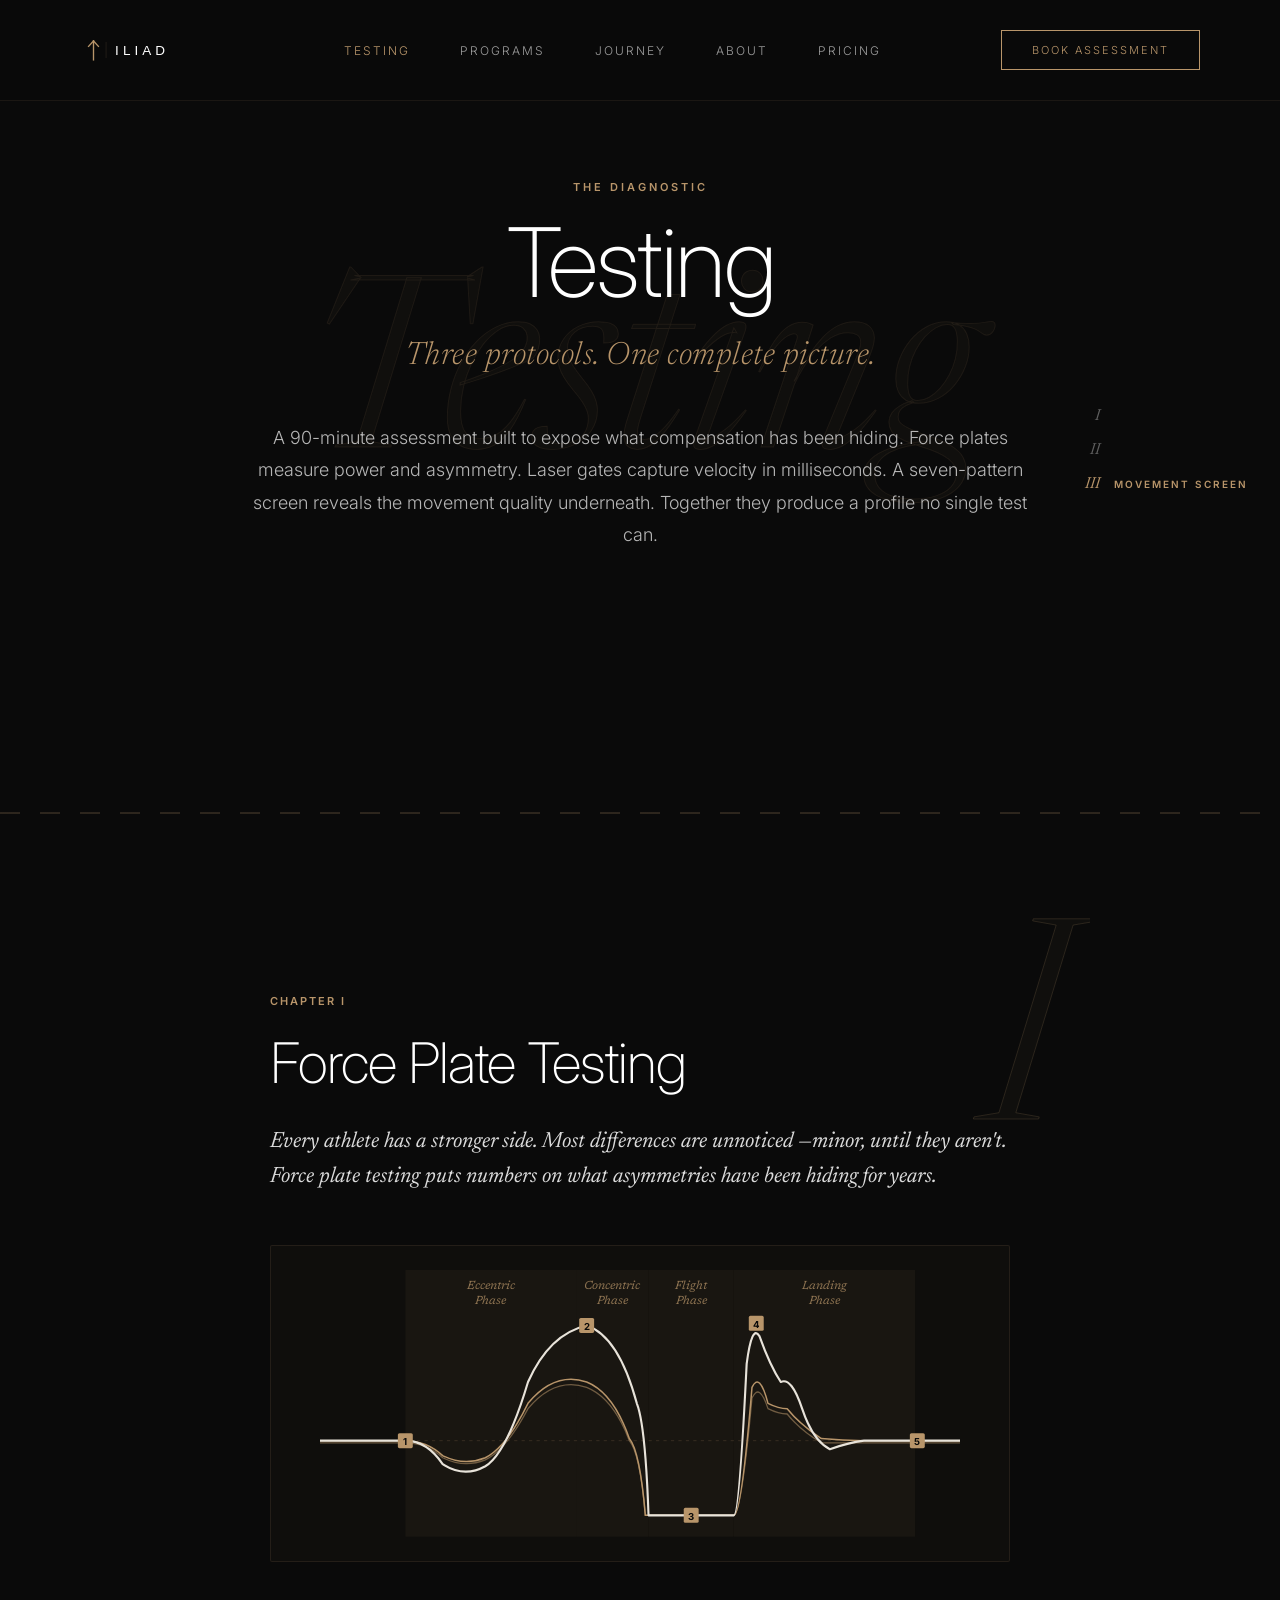
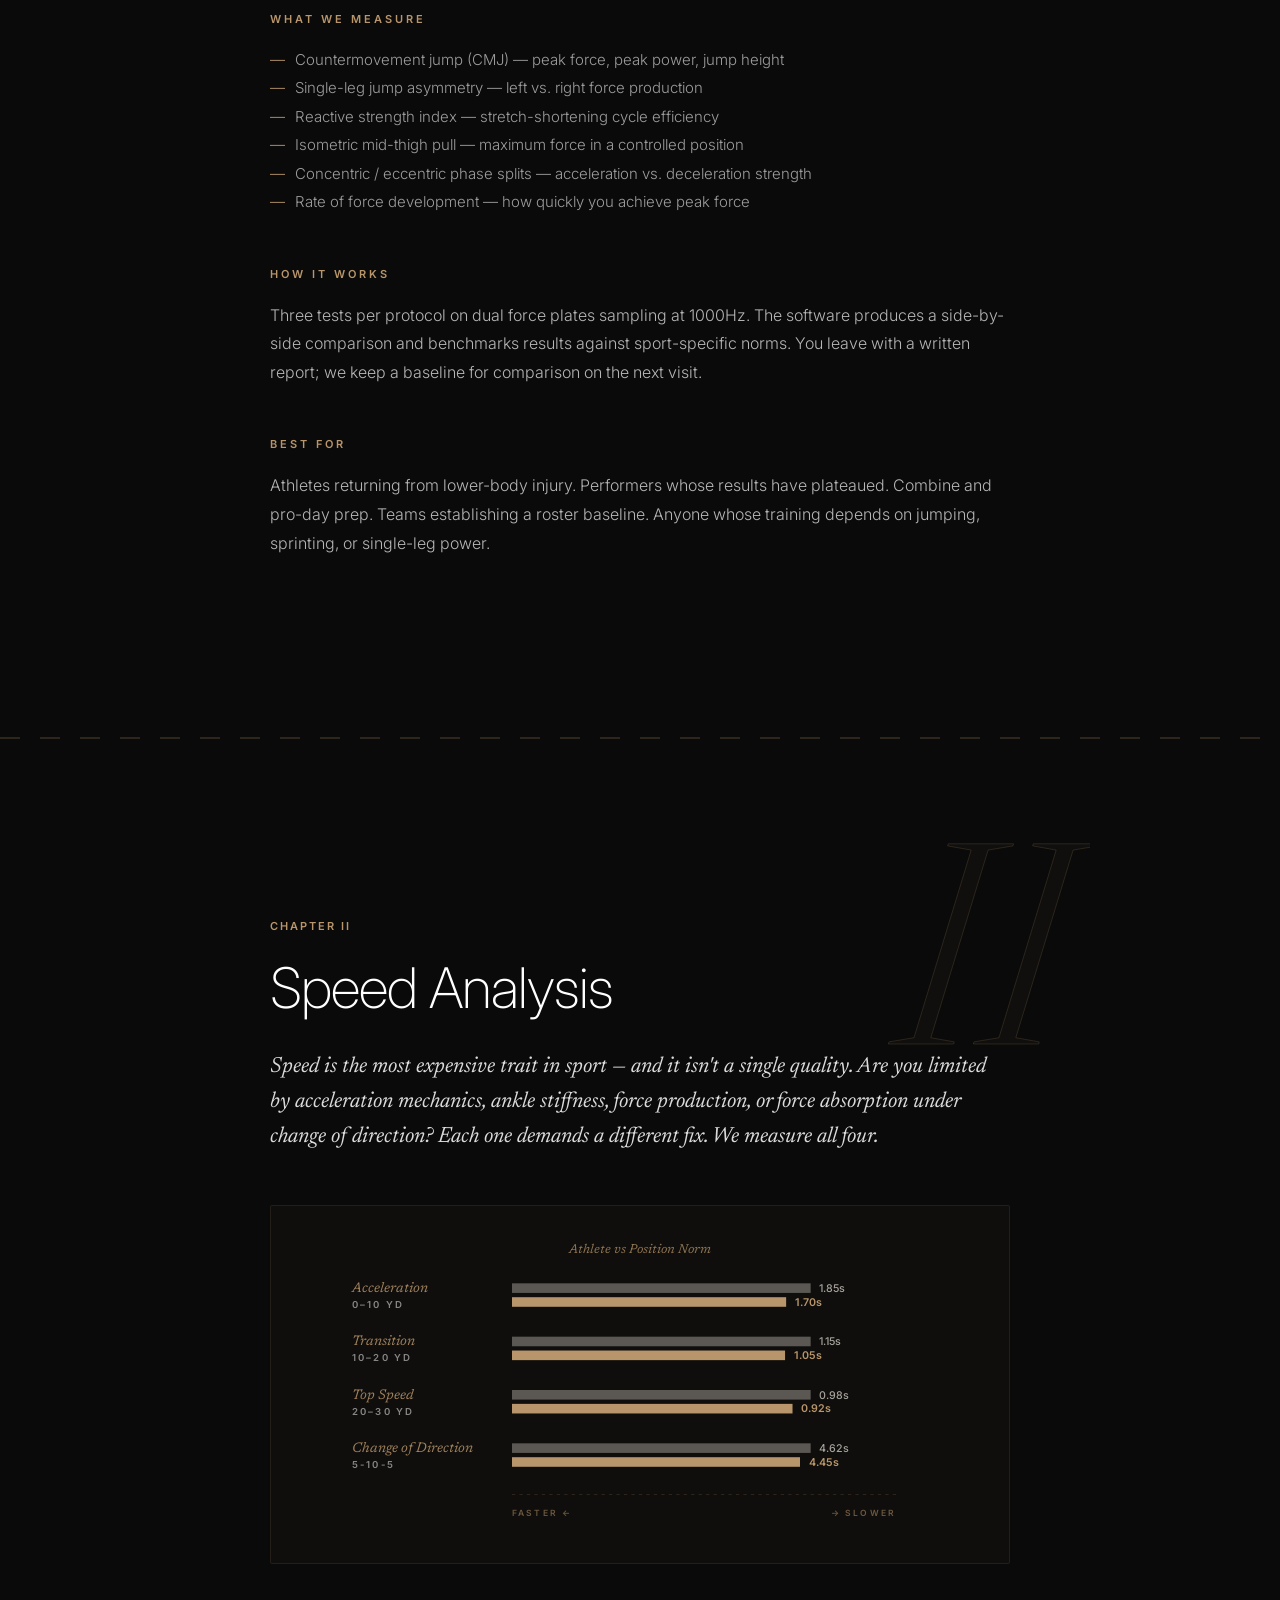
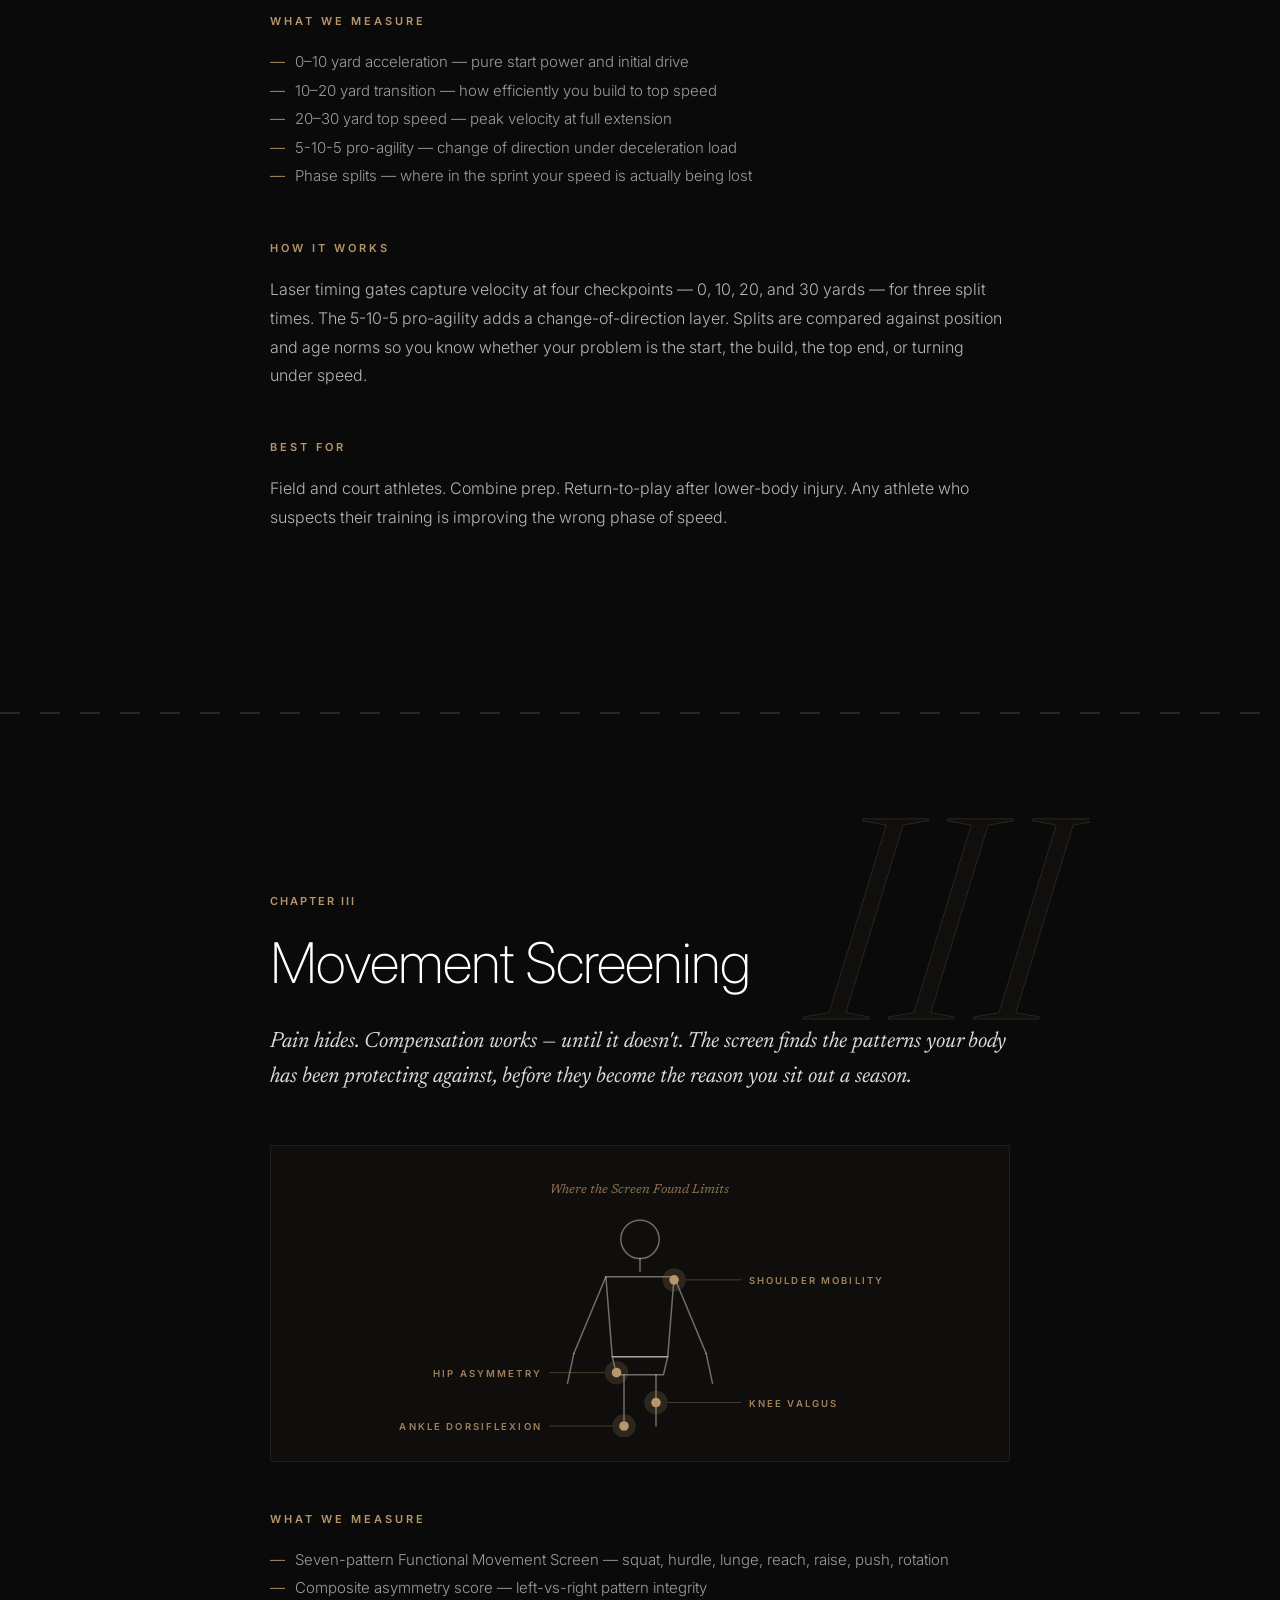
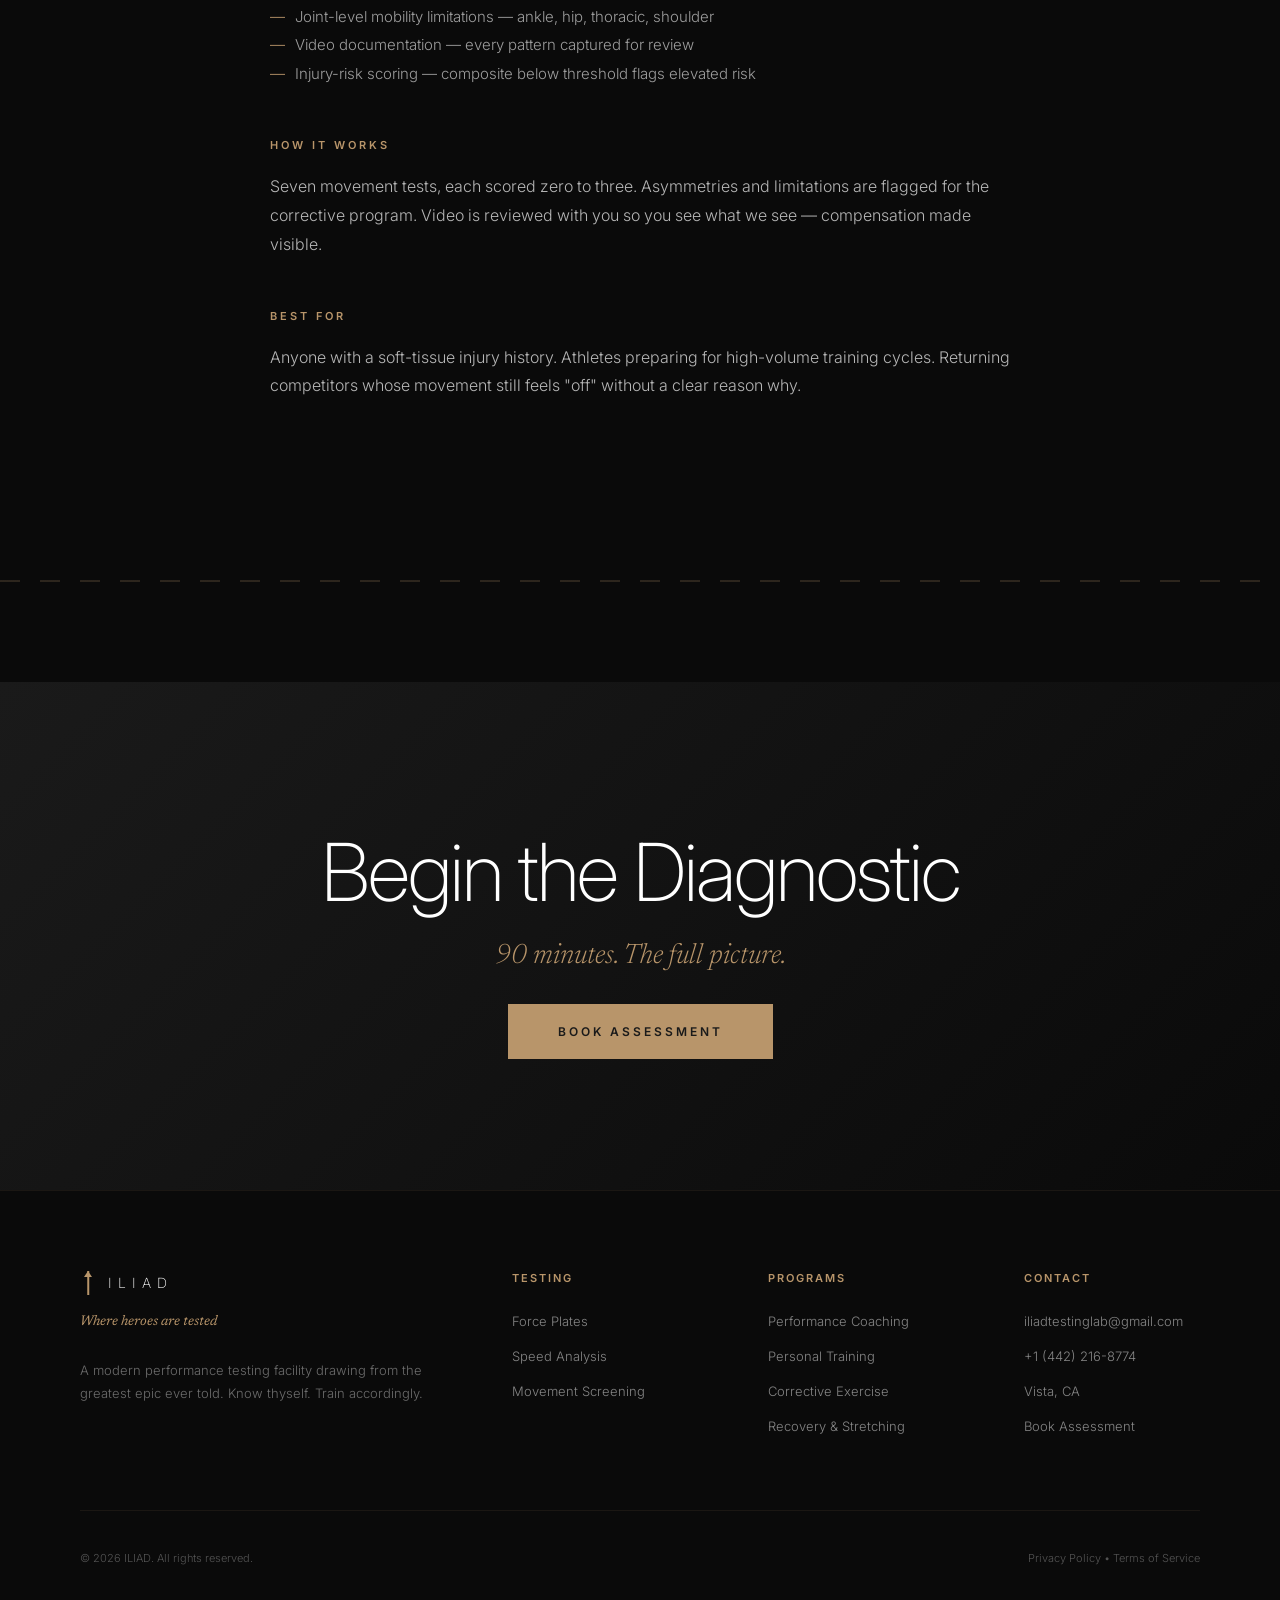
<file: testing.html>
<!DOCTYPE html>
<html lang="en">
<head>
    <meta charset="UTF-8">
    <meta name="viewport" content="width=device-width, initial-scale=1.0">
    <title>Testing — ILIAD</title>

    <meta name="description" content="ILIAD performance testing: force plate analysis, laser-timed speed profiling, and 7-pattern movement screening. The full diagnostic, in 90 minutes.">
    <meta name="theme-color" content="#0A0A0A">

    <meta property="og:type" content="website">
    <meta property="og:title" content="Testing — ILIAD">
    <meta property="og:description" content="Three protocols. One complete picture. Know yourself first.">
    <meta property="og:image" content="og-image.jpg">

    <link rel="icon" type="image/svg+xml" href="data:image/svg+xml;utf8,<svg xmlns='http://www.w3.org/2000/svg' viewBox='0 0 24 32'><rect x='11' y='8' width='2' height='24' fill='%23B8956A'/><polygon points='12,0 18,8 6,8' fill='%23B8956A'/></svg>">

    <link rel="preconnect" href="https://fonts.googleapis.com">
    <link rel="preconnect" href="https://fonts.gstatic.com" crossorigin>
    <link href="https://fonts.googleapis.com/css2?family=Inter:wght@200;300;400;600;800&family=Newsreader:ital,wght@0,300;1,300&display=swap" rel="stylesheet">
    <link rel="stylesheet" href="app.css">
    <script>document.documentElement.classList.add('js');</script>
</head>
<body>
    <nav>
        <a href="index.html" class="logo">
            <img src="logo-mark.svg" alt="ILIAD">
        </a>
        <div class="nav-links">
            <a href="testing.html" class="active" data-static-active="true" data-content="nav.testing">Testing</a>
            <a href="programs.html" data-content="nav.programs">Programs</a>
            <a href="journey.html" data-content="nav.journey">Journey</a>
            <a href="about.html" data-content="nav.about">About</a>
            <a href="pricing.html" data-content="nav.pricing">Pricing</a>
        </div>
        <a href="book.html" class="nav-cta" data-content="nav.bookAssessment">Book Assessment</a>
        <button class="nav-toggle" aria-label="Open menu" aria-expanded="false" aria-controls="mobile-menu">
            <span></span>
            <span></span>
            <span></span>
        </button>
    </nav>

    <div class="mobile-menu" id="mobile-menu" aria-hidden="true">
        <div class="mobile-menu-content">
            <a href="testing.html" class="active" data-content="nav.testing">Testing</a>
            <a href="programs.html" data-content="nav.programs">Programs</a>
            <a href="journey.html" data-content="nav.journey">Journey</a>
            <a href="about.html" data-content="nav.about">About</a>
            <a href="pricing.html" data-content="nav.pricing">Pricing</a>
            <a href="book.html" class="mobile-menu-cta" data-content="nav.bookAssessment">Book Assessment</a>
        </div>
    </div>

    <aside class="chapter-rail" role="navigation" aria-label="Chapter navigation">
        <a href="#force-plates" class="rail-item" data-target="force-plates">
            <span class="rail-num">I</span>
            <span class="rail-label">Force Plates</span>
        </a>
        <a href="#speed" class="rail-item" data-target="speed">
            <span class="rail-num">II</span>
            <span class="rail-label">Timing Gates</span>
        </a>
        <a href="#movement-screening" class="rail-item" data-target="movement-screening">
            <span class="rail-num">III</span>
            <span class="rail-label">Movement Screen</span>
        </a>
    </aside>

    <section class="page-header">
        <div class="page-header-watermark" aria-hidden="true">Testing</div>
        <div class="page-header-content reveal">
            <div class="hero-label" data-content="testing.header.label">The Diagnostic</div>
            <h1 class="page-header-title" data-content="testing.header.title">Testing</h1>
            <p class="hero-subtitle" data-content="testing.header.subtitle">Three protocols. One complete picture.</p>
            <p class="hero-description" data-content="testing.header.description">
                A 90-minute assessment built to expose what compensation has been hiding.
                Force plates measure power and asymmetry. Laser gates capture velocity in milliseconds.
                A seven-pattern screen reveals the movement quality underneath. Together they produce
                a profile no single test can.
            </p>
        </div>
    </section>

    <div class="greek-pattern"></div>

    <section class="protocol reveal" id="force-plates">
        <div class="service-number" data-content="testing.forcePlates.number">CHAPTER I</div>
        <h2 class="protocol-title" data-content="testing.forcePlates.title">Force Plate Testing</h2>
        <p class="protocol-lead" data-content="testing.forcePlates.lead">
            Every athlete has a stronger side. Most don't know which one — until it breaks.
            Force plate testing puts numbers on what compensation has been hiding for years.
        </p>

        <div class="protocol-media" aria-hidden="true">
            <svg viewBox="0 0 600 250" preserveAspectRatio="xMidYMid meet" xmlns="http://www.w3.org/2000/svg">
                <rect x="80" y="0" width="160" height="250" fill="rgba(184,149,106,0.05)"/>
                <rect x="240" y="0" width="68" height="250" fill="rgba(184,149,106,0.05)"/>
                <rect x="308" y="0" width="80" height="250" fill="rgba(184,149,106,0.05)"/>
                <rect x="388" y="0" width="170" height="250" fill="rgba(184,149,106,0.05)"/>

                <g font-family="Newsreader,serif" font-style="italic" fill="rgba(184,149,106,0.75)" text-anchor="middle">
                    <text x="160" y="18" font-size="11">Eccentric</text>
                    <text x="160" y="32" font-size="11">Phase</text>
                    <text x="274" y="18" font-size="11">Concentric</text>
                    <text x="274" y="32" font-size="11">Phase</text>
                    <text x="348" y="18" font-size="11">Flight</text>
                    <text x="348" y="32" font-size="11">Phase</text>
                    <text x="473" y="18" font-size="11">Landing</text>
                    <text x="473" y="32" font-size="11">Phase</text>
                </g>

                <line x1="0" y1="160" x2="600" y2="160" stroke="rgba(184,149,106,0.22)" stroke-width="0.8" stroke-dasharray="3 4"/>

                <path d="M 0 162 L 80 162 Q 100 162 115 176 Q 135 186 155 178 Q 175 168 195 130 Q 220 100 250 110 Q 275 120 290 160 Q 300 172 305 230 L 388 230 Q 395 230 405 120 Q 412 105 420 130 Q 430 135 438 135 Q 450 150 470 162 Q 490 162 510 162 L 600 162"
                      fill="none" stroke="rgba(184,149,106,0.55)" stroke-width="1.2" stroke-linejoin="round"/>

                <path d="M 0 160 L 80 160 Q 100 160 115 174 Q 135 184 155 176 Q 175 166 195 125 Q 220 95 250 105 Q 275 115 290 158 Q 300 170 305 230 L 388 230 Q 395 230 405 110 Q 412 95 420 125 Q 430 130 438 130 Q 450 145 470 158 Q 490 160 510 160 L 600 160"
                      fill="none" stroke="#B8956A" stroke-width="1.4" stroke-linejoin="round"/>

                <path d="M 0 160 L 80 160 Q 100 160 115 182 Q 135 195 155 184 Q 175 172 195 105 Q 215 60 250 52 Q 280 62 297 125 Q 305 145 308 230 L 388 230 Q 393 230 400 88 Q 405 50 412 62 Q 422 90 432 105 Q 442 100 452 130 Q 462 160 478 168 Q 495 162 510 160 L 600 160"
                      fill="none" stroke="#E8E3DA" stroke-width="2" stroke-linejoin="round" stroke-linecap="round"/>

                <g font-family="Inter,sans-serif" font-size="9" font-weight="700" fill="#0A0A0A" text-anchor="middle">
                    <rect x="73" y="153" width="14" height="14" fill="#B8956A" rx="1.5"/>
                    <text x="80" y="164">1</text>
                    <rect x="243" y="45" width="14" height="14" fill="#B8956A" rx="1.5"/>
                    <text x="250" y="56">2</text>
                    <rect x="341" y="223" width="14" height="14" fill="#B8956A" rx="1.5"/>
                    <text x="348" y="234">3</text>
                    <rect x="402" y="43" width="14" height="14" fill="#B8956A" rx="1.5"/>
                    <text x="409" y="54">4</text>
                    <rect x="553" y="153" width="14" height="14" fill="#B8956A" rx="1.5"/>
                    <text x="560" y="164">5</text>
                </g>
            </svg>
        </div>

        <h3 class="protocol-subhead" data-content="testing.forcePlates.measureHead">What we measure</h3>
        <ul class="service-features" data-content="testing.forcePlates.measureItems">
            <li>Countermovement jump (CMJ) — peak force, peak power, jump height</li>
            <li>Single-leg jump asymmetry — left vs. right force production</li>
            <li>Reactive strength index — stretch-shortening cycle efficiency</li>
            <li>Isometric mid-thigh pull — maximum force in a controlled position</li>
            <li>Concentric / eccentric phase splits — where the asymmetry actually lives</li>
            <li>Rate of force development — how fast the engine spins up</li>
        </ul>

        <h3 class="protocol-subhead" data-content="testing.forcePlates.howItWorksHead">How it works</h3>
        <p class="protocol-prose" data-content="testing.forcePlates.howItWorksProse">
            Three to five repetitions per protocol on dual force plates sampling at 1000Hz.
            The software produces a side-by-side comparison and benchmarks results against
            position-specific norms. You leave with a written report; we keep a baseline
            for comparison on the next visit.
        </p>

        <h3 class="protocol-subhead" data-content="testing.forcePlates.bestForHead">Best for</h3>
        <p class="protocol-prose" data-content="testing.forcePlates.bestForProse">
            Athletes returning from lower-body injury. Performers whose results have plateaued.
            Combine and pro-day prep. Teams establishing a roster baseline. Anyone whose training
            depends on jumping, sprinting, or single-leg power.
        </p>
        <span class="protocol-numeral" aria-hidden="true">I</span>
    </section>

    <div class="greek-pattern"></div>

    <section class="protocol reveal" id="speed">
        <div class="service-number" data-content="testing.speed.number">CHAPTER II</div>
        <h2 class="protocol-title" data-content="testing.speed.title">Speed Analysis</h2>
        <p class="protocol-lead" data-content="testing.speed.lead">
            Speed is the most expensive trait in sport — and the easiest to misdiagnose.
            A slow time might be an acceleration problem, a transition problem, a top-speed
            problem, or a change-of-direction problem. Each one demands a different fix.
            We measure all four.
        </p>

        <div class="protocol-media" aria-hidden="true">
            <svg viewBox="0 0 600 290" preserveAspectRatio="xMidYMid meet" xmlns="http://www.w3.org/2000/svg">
                <text x="300" y="22" font-family="Newsreader,serif" font-style="italic" fill="rgba(184,149,106,0.75)" text-anchor="middle" font-size="12">Athlete vs Position Norm</text>

                <text x="30" y="58" font-family="Newsreader,serif" font-style="italic" fill="rgba(184,149,106,0.85)" font-size="13">Acceleration</text>
                <text x="30" y="73" font-family="Inter,sans-serif" font-size="9" font-weight="600" letter-spacing="2" fill="rgba(255,255,255,0.5)">0–10 YD</text>
                <rect x="180" y="50" width="280" height="9" fill="rgba(232,227,218,0.35)"/>
                <text x="468" y="58" font-family="Inter,sans-serif" font-size="10" font-weight="500" fill="rgba(232,227,218,0.7)">1.85s</text>
                <rect x="180" y="63" width="257" height="9" fill="#B8956A"/>
                <text x="445" y="71" font-family="Inter,sans-serif" font-size="10" font-weight="600" fill="#B8956A">1.70s</text>

                <text x="30" y="108" font-family="Newsreader,serif" font-style="italic" fill="rgba(184,149,106,0.85)" font-size="13">Transition</text>
                <text x="30" y="123" font-family="Inter,sans-serif" font-size="9" font-weight="600" letter-spacing="2" fill="rgba(255,255,255,0.5)">10–20 YD</text>
                <rect x="180" y="100" width="280" height="9" fill="rgba(232,227,218,0.35)"/>
                <text x="468" y="108" font-family="Inter,sans-serif" font-size="10" font-weight="500" fill="rgba(232,227,218,0.7)">1.15s</text>
                <rect x="180" y="113" width="256" height="9" fill="#B8956A"/>
                <text x="444" y="121" font-family="Inter,sans-serif" font-size="10" font-weight="600" fill="#B8956A">1.05s</text>

                <text x="30" y="158" font-family="Newsreader,serif" font-style="italic" fill="rgba(184,149,106,0.85)" font-size="13">Top Speed</text>
                <text x="30" y="173" font-family="Inter,sans-serif" font-size="9" font-weight="600" letter-spacing="2" fill="rgba(255,255,255,0.5)">20–30 YD</text>
                <rect x="180" y="150" width="280" height="9" fill="rgba(232,227,218,0.35)"/>
                <text x="468" y="158" font-family="Inter,sans-serif" font-size="10" font-weight="500" fill="rgba(232,227,218,0.7)">0.98s</text>
                <rect x="180" y="163" width="263" height="9" fill="#B8956A"/>
                <text x="451" y="171" font-family="Inter,sans-serif" font-size="10" font-weight="600" fill="#B8956A">0.92s</text>

                <text x="30" y="208" font-family="Newsreader,serif" font-style="italic" fill="rgba(184,149,106,0.85)" font-size="13">Change of Direction</text>
                <text x="30" y="223" font-family="Inter,sans-serif" font-size="9" font-weight="600" letter-spacing="2" fill="rgba(255,255,255,0.5)">5-10-5</text>
                <rect x="180" y="200" width="280" height="9" fill="rgba(232,227,218,0.35)"/>
                <text x="468" y="208" font-family="Inter,sans-serif" font-size="10" font-weight="500" fill="rgba(232,227,218,0.7)">4.62s</text>
                <rect x="180" y="213" width="270" height="9" fill="#B8956A"/>
                <text x="458" y="221" font-family="Inter,sans-serif" font-size="10" font-weight="600" fill="#B8956A">4.45s</text>

                <line x1="180" y1="248" x2="540" y2="248" stroke="rgba(184,149,106,0.22)" stroke-width="0.8" stroke-dasharray="3 4"/>
                <text x="180" y="268" font-family="Inter,sans-serif" font-size="8" font-weight="600" letter-spacing="2" fill="rgba(184,149,106,0.55)">FASTER ←</text>
                <text x="540" y="268" font-family="Inter,sans-serif" font-size="8" font-weight="600" letter-spacing="2" fill="rgba(184,149,106,0.55)" text-anchor="end">→ SLOWER</text>
            </svg>
        </div>

        <h3 class="protocol-subhead" data-content="testing.speed.measureHead">What we measure</h3>
        <ul class="service-features" data-content="testing.speed.measureItems">
            <li>0–10 yard acceleration — pure start power and initial drive</li>
            <li>10–20 yard transition — how efficiently you build to top speed</li>
            <li>20–30 yard top speed — peak velocity at full extension</li>
            <li>5-10-5 pro-agility — change of direction under deceleration load</li>
            <li>Phase splits — where in the sprint your speed is actually being lost</li>
        </ul>

        <h3 class="protocol-subhead" data-content="testing.speed.howItWorksHead">How it works</h3>
        <p class="protocol-prose" data-content="testing.speed.howItWorksProse">
            Laser timing gates capture velocity at four checkpoints — 0, 10, 20, and 30
            yards — for three split times. The 5-10-5 pro-agility adds a change-of-direction
            layer. Splits are compared against position and age norms so you know whether
            your problem is the start, the build, the top end, or turning under speed.
        </p>

        <h3 class="protocol-subhead" data-content="testing.speed.bestForHead">Best for</h3>
        <p class="protocol-prose" data-content="testing.speed.bestForProse">
            Field and court athletes. Combine prep. Return-to-play after lower-body injury.
            Any athlete who suspects their training is improving the wrong phase of speed.
        </p>
        <span class="protocol-numeral" aria-hidden="true">II</span>
    </section>

    <div class="greek-pattern"></div>

    <section class="protocol reveal" id="movement-screening">
        <div class="service-number" data-content="testing.movement.number">CHAPTER III</div>
        <h2 class="protocol-title" data-content="testing.movement.title">Movement Screening</h2>
        <p class="protocol-lead" data-content="testing.movement.lead">
            Pain hides. Compensation works — until it doesn't. The screen finds the patterns
            your body has been protecting against, before they become the reason you sit out
            a season.
        </p>

        <div class="protocol-media" aria-hidden="true">
            <svg viewBox="0 0 600 250" preserveAspectRatio="xMidYMid meet" xmlns="http://www.w3.org/2000/svg">
                <text x="300" y="22" font-family="Newsreader,serif" font-style="italic" fill="rgba(184,149,106,0.75)" text-anchor="middle" font-size="12">Where the Screen Found Limits</text>

                <g stroke="rgba(232,227,218,0.45)" stroke-width="1.4" fill="none" stroke-linecap="round">
                    <circle cx="300" cy="65" r="18"/>
                    <line x1="300" y1="83" x2="300" y2="95"/>
                    <path d="M 268 100 L 332 100 L 326 175 L 274 175 Z"/>
                    <line x1="268" y1="100" x2="238" y2="172"/>
                    <line x1="238" y1="172" x2="232" y2="200"/>
                    <line x1="332" y1="100" x2="362" y2="172"/>
                    <line x1="362" y1="172" x2="368" y2="200"/>
                    <path d="M 274 175 L 326 175 L 322 192 L 278 192 Z"/>
                    <line x1="285" y1="192" x2="285" y2="240"/>
                    <line x1="315" y1="192" x2="315" y2="240"/>
                </g>

                <g>
                    <circle cx="332" cy="103" r="11" fill="rgba(184,149,106,0.18)"/>
                    <circle cx="332" cy="103" r="4.5" fill="#B8956A"/>
                    <circle cx="278" cy="190" r="11" fill="rgba(184,149,106,0.18)"/>
                    <circle cx="278" cy="190" r="4.5" fill="#B8956A"/>
                    <circle cx="315" cy="218" r="11" fill="rgba(184,149,106,0.18)"/>
                    <circle cx="315" cy="218" r="4.5" fill="#B8956A"/>
                    <circle cx="285" cy="240" r="11" fill="rgba(184,149,106,0.18)"/>
                    <circle cx="285" cy="240" r="4.5" fill="#B8956A"/>
                </g>

                <g font-family="Inter,sans-serif" font-size="9" font-weight="600" letter-spacing="2" fill="rgba(184,149,106,0.85)">
                    <line x1="343" y1="103" x2="395" y2="103" stroke="rgba(184,149,106,0.4)" stroke-width="0.8"/>
                    <text x="402" y="107">SHOULDER MOBILITY</text>
                    <line x1="267" y1="190" x2="215" y2="190" stroke="rgba(184,149,106,0.4)" stroke-width="0.8"/>
                    <text x="208" y="194" text-anchor="end">HIP ASYMMETRY</text>
                    <line x1="326" y1="218" x2="395" y2="218" stroke="rgba(184,149,106,0.4)" stroke-width="0.8"/>
                    <text x="402" y="222">KNEE VALGUS</text>
                    <line x1="274" y1="240" x2="215" y2="240" stroke="rgba(184,149,106,0.4)" stroke-width="0.8"/>
                    <text x="208" y="244" text-anchor="end">ANKLE DORSIFLEXION</text>
                </g>
            </svg>
        </div>

        <h3 class="protocol-subhead" data-content="testing.movement.measureHead">What we measure</h3>
        <ul class="service-features" data-content="testing.movement.measureItems">
            <li>Seven-pattern Functional Movement Screen — squat, hurdle, lunge, reach, raise, push, rotation</li>
            <li>Composite asymmetry score — left-vs-right pattern integrity</li>
            <li>Joint-level mobility limitations — ankle, hip, thoracic, shoulder</li>
            <li>Video documentation — every pattern captured for review</li>
            <li>Injury-risk scoring — composite below threshold flags elevated risk</li>
        </ul>

        <h3 class="protocol-subhead" data-content="testing.movement.howItWorksHead">How it works</h3>
        <p class="protocol-prose" data-content="testing.movement.howItWorksProse">
            Seven movement tests, each scored zero to three. Asymmetries and limitations
            are flagged for the corrective program. Video is reviewed with you so you see
            what we see — compensation made visible.
        </p>

        <h3 class="protocol-subhead" data-content="testing.movement.bestForHead">Best for</h3>
        <p class="protocol-prose" data-content="testing.movement.bestForProse">
            Anyone with a soft-tissue injury history. Athletes preparing for high-volume
            training cycles. Returning competitors whose movement still feels "off" without
            a clear reason why.
        </p>
        <span class="protocol-numeral" aria-hidden="true">III</span>
    </section>

    <div class="greek-pattern"></div>

    <section class="cta-section">
        <div class="cta-container">
            <h2 class="cta-title" data-content="testing.cta.title">Begin the Diagnostic</h2>
            <p class="cta-subtitle" data-content="testing.cta.subtitle">90 minutes. The full picture.</p>
            <a href="book.html" class="btn-primary" data-content="buttons.bookAssessment">Book Assessment</a>
        </div>
    </section>

    <footer id="contact">
        <div class="footer-container">
            <div>
                <div class="footer-brand">
                    <div class="footer-logo-mark"></div>
                    <span>ILIAD</span>
                </div>
                <div class="footer-tagline" data-content="brand.tagline">Where heroes are tested</div>
                <p class="footer-description" data-content="brand.description">
                    A modern performance testing facility drawing from the greatest epic ever told.
                    Know thyself. Train accordingly.
                </p>
            </div>

            <div>
                <div class="footer-title" data-content="footer.testingTitle">Testing</div>
                <ul class="footer-links">
                    <li><a href="testing.html#force-plates" data-content="footer.forcePlatesLink">Force Plates</a></li>
                    <li><a href="testing.html#speed" data-content="footer.speedLink">Speed Analysis</a></li>
                    <li><a href="testing.html#movement-screening" data-content="footer.movementLink">Movement Screening</a></li>
                </ul>
            </div>

            <div>
                <div class="footer-title" data-content="footer.programsTitle">Programs</div>
                <ul class="footer-links">
                    <li><a href="programs.html#performance-coaching" data-content="footer.coachingLink">Performance Coaching</a></li>
                    <li><a href="programs.html#personal-training" data-content="footer.trainingLink">Personal Training</a></li>
                    <li><a href="programs.html#corrective-exercise" data-content="footer.correctiveLink">Corrective Exercise</a></li>
                    <li><a href="programs.html#recovery" data-content="footer.recoveryLink">Recovery &amp; Stretching</a></li>
                </ul>
            </div>

            <div>
                <div class="footer-title" data-content="footer.contactTitle">Contact</div>
                <ul class="footer-links">
                    <li><a href="mailto:hello@iliadlab.com" data-content="contact.email">hello@iliadlab.com</a></li>
                    <li><a href="tel:+14422168774" data-content="contact.phone">+1 (442) 216-8774</a></li>
                    <li><a href="#contact" data-content="contact.location">Vista, CA</a></li>
                    <li><a href="book.html" data-content="footer.bookAssessmentLink">Book Assessment</a></li>
                </ul>
            </div>
        </div>

        <div class="footer-bottom">
            <div data-content="brand.copyright">© 2026 ILIAD. All rights reserved.</div>
            <div><a href="privacy.html">Privacy Policy</a> • <a href="terms.html">Terms of Service</a></div>
        </div>
    </footer>

    <script src="content.js" defer></script>
    <script src="app.js" defer></script>
</body>
</html>
</file>
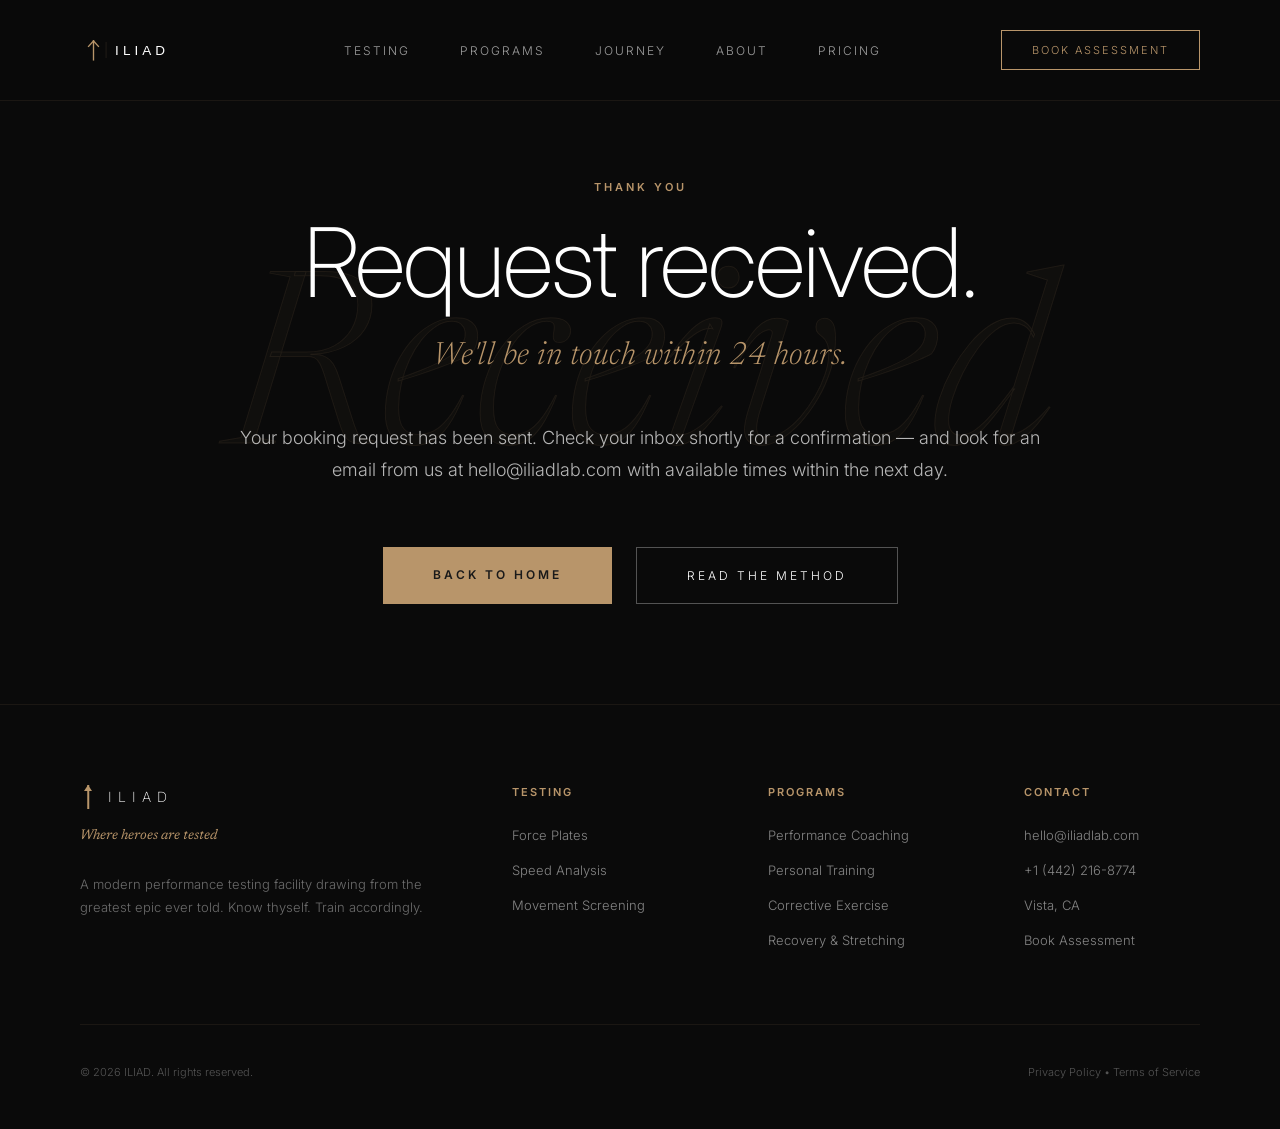
<file: thanks.html>
<!DOCTYPE html>
<html lang="en">
<head>
    <meta charset="UTF-8">
    <meta name="viewport" content="width=device-width, initial-scale=1.0">
    <title>Request Received — ILIAD</title>

    <meta name="description" content="Your assessment booking request has been received. We'll be in touch within 24 hours.">
    <meta name="theme-color" content="#0A0A0A">
    <meta name="robots" content="noindex">

    <link rel="icon" type="image/svg+xml" href="data:image/svg+xml;utf8,<svg xmlns='http://www.w3.org/2000/svg' viewBox='0 0 24 32'><rect x='11' y='8' width='2' height='24' fill='%23B8956A'/><polygon points='12,0 18,8 6,8' fill='%23B8956A'/></svg>">

    <link rel="preconnect" href="https://fonts.googleapis.com">
    <link rel="preconnect" href="https://fonts.gstatic.com" crossorigin>
    <link href="https://fonts.googleapis.com/css2?family=Inter:wght@200;300;400;600;800&family=Newsreader:ital,wght@0,300;1,300&display=swap" rel="stylesheet">
    <link rel="stylesheet" href="app.css">
    <script>document.documentElement.classList.add('js');</script>
</head>
<body>
    <nav>
        <a href="index.html" class="logo">
            <img src="logo-mark.svg" alt="ILIAD">
        </a>
        <div class="nav-links">
            <a href="testing.html">Testing</a>
            <a href="programs.html">Programs</a>
            <a href="journey.html">Journey</a>
            <a href="about.html">About</a>
            <a href="pricing.html">Pricing</a>
        </div>
        <a href="book.html" class="nav-cta">Book Assessment</a>
        <button class="nav-toggle" aria-label="Open menu" aria-expanded="false" aria-controls="mobile-menu">
            <span></span>
            <span></span>
            <span></span>
        </button>
    </nav>

    <div class="mobile-menu" id="mobile-menu" aria-hidden="true">
        <div class="mobile-menu-content">
            <a href="testing.html">Testing</a>
            <a href="programs.html">Programs</a>
            <a href="journey.html">Journey</a>
            <a href="about.html">About</a>
            <a href="pricing.html">Pricing</a>
            <a href="book.html" class="mobile-menu-cta">Book Assessment</a>
        </div>
    </div>

    <section class="page-header thanks-header">
        <div class="page-header-watermark" aria-hidden="true">Received</div>
        <div class="page-header-content reveal">
            <div class="hero-label">Thank You</div>
            <h1 class="page-header-title">Request received.</h1>
            <p class="hero-subtitle">We'll be in touch within 24 hours.</p>
            <p class="hero-description">
                Your booking request has been sent. Check your inbox shortly for a confirmation —
                and look for an email from us at hello@iliadlab.com with available times within
                the next day.
            </p>

            <div class="thanks-ctas">
                <a href="index.html" class="btn-primary">Back to Home</a>
                <a href="journey.html" class="btn-secondary">Read the Method</a>
            </div>
        </div>
    </section>

    <footer id="contact">
        <div class="footer-container">
            <div>
                <div class="footer-brand">
                    <div class="footer-logo-mark"></div>
                    <span>ILIAD</span>
                </div>
                <div class="footer-tagline" data-content="brand.tagline">Where heroes are tested</div>
                <p class="footer-description" data-content="brand.description">
                    A modern performance testing facility drawing from the greatest epic ever told.
                    Know thyself. Train accordingly.
                </p>
            </div>

            <div>
                <div class="footer-title">Testing</div>
                <ul class="footer-links">
                    <li><a href="testing.html#force-plates">Force Plates</a></li>
                    <li><a href="testing.html#speed">Speed Analysis</a></li>
                    <li><a href="testing.html#movement-screening">Movement Screening</a></li>
                </ul>
            </div>

            <div>
                <div class="footer-title">Programs</div>
                <ul class="footer-links">
                    <li><a href="programs.html#performance-coaching">Performance Coaching</a></li>
                    <li><a href="programs.html#personal-training">Personal Training</a></li>
                    <li><a href="programs.html#corrective-exercise">Corrective Exercise</a></li>
                    <li><a href="programs.html#recovery">Recovery &amp; Stretching</a></li>
                </ul>
            </div>

            <div>
                <div class="footer-title">Contact</div>
                <ul class="footer-links">
                    <li><a href="mailto:hello@iliadlab.com">hello@iliadlab.com</a></li>
                    <li><a href="tel:+14422168774">+1 (442) 216-8774</a></li>
                    <li><a href="#contact">Vista, CA</a></li>
                    <li><a href="book.html">Book Assessment</a></li>
                </ul>
            </div>
        </div>

        <div class="footer-bottom">
            <div data-content="brand.copyright">© 2026 ILIAD. All rights reserved.</div>
            <div><a href="privacy.html">Privacy Policy</a> • <a href="terms.html">Terms of Service</a></div>
        </div>
    </footer>

    <script src="content.js" defer></script>
    <script src="app.js" defer></script>
</body>
</html>
</file>
<file: app.css>
* {
    margin: 0;
    padding: 0;
    box-sizing: border-box;
}

:root {
    --primary: #1A1A1A;
    --accent: #B8956A;
    --secondary: #4A4A4A;
    --highlight: #E8E3DA;
    --pure-white: #FFFFFF;
}

html {
    scroll-behavior: smooth;
}

section[id], footer[id] {
    scroll-margin-top: 90px;
}

/* Page-to-page fade transition: fade-in on load, fade-out on link click */
@keyframes page-fade-in {
    from { opacity: 0; }
    to   { opacity: 1; }
}
html.js body {
    opacity: 1;
    transition: opacity 0.3s ease;
    animation: page-fade-in 0.35s ease both;
}
html.js body.is-leaving {
    opacity: 0;
}
@media (prefers-reduced-motion: reduce) {
    html.js body { transition: none; animation: none; }
    html.js body.is-leaving { opacity: 1; }
}

body {
    font-family: 'Inter', sans-serif;
    background: #0A0A0A;
    color: var(--pure-white);
    -webkit-font-smoothing: antialiased;
    overflow-x: hidden;
}

/* Navigation */
nav {
    position: fixed;
    top: 0;
    width: 100%;
    padding: 30px 80px;
    display: flex;
    justify-content: space-between;
    align-items: center;
    z-index: 1000;
    background: rgba(10, 10, 10, 0.85);
    backdrop-filter: blur(20px);
    border-bottom: 1px solid rgba(184, 149, 106, 0.1);
}

.logo {
    display: flex;
    align-items: center;
    text-decoration: none;
    color: inherit;
}

.logo img {
    height: 36px;
    width: auto;
    display: block;
}

.nav-links a.active {
    color: var(--accent);
}

.nav-links {
    display: flex;
    gap: 50px;
    font-size: 12px;
    font-weight: 300;
    letter-spacing: 2px;
    text-transform: uppercase;
}

.nav-links a {
    color: rgba(255, 255, 255, 0.6);
    text-decoration: none;
    transition: color 0.3s ease;
}

.nav-links a:hover {
    color: var(--accent);
}

.nav-cta {
    padding: 12px 30px;
    border: 1px solid var(--accent);
    color: var(--accent);
    text-decoration: none;
    font-size: 11px;
    font-weight: 300;
    letter-spacing: 2px;
    text-transform: uppercase;
    transition: all 0.3s ease;
}

.nav-cta:hover {
    background: var(--accent);
    color: var(--primary);
}

/* Hero Section */
.hero {
    min-height: 100vh;
    display: flex;
    align-items: center;
    justify-content: center;
    position: relative;
    overflow: hidden;
    padding: 0 80px;
}

/* Subtle Greek key pattern in background */
.hero::after {
    content: '';
    position: absolute;
    bottom: 100px;
    left: 0;
    width: 100%;
    height: 2px;
    background: repeating-linear-gradient(
        90deg,
        rgba(184, 149, 106, 0.15),
        rgba(184, 149, 106, 0.15) 20px,
        transparent 20px,
        transparent 40px
    );
    pointer-events: none;
}

.hero-content {
    max-width: 1200px;
    text-align: center;
    position: relative;
    z-index: 1;
}

.hero-label {
    font-size: 11px;
    font-weight: 600;
    letter-spacing: 3px;
    text-transform: uppercase;
    color: var(--accent);
    margin-bottom: 20px;
}

.hero-title {
    font-size: 140px;
    font-weight: 200;
    letter-spacing: -3px;
    margin-bottom: 30px;
    line-height: 0.9;
}

.hero-subtitle {
    font-family: 'Newsreader', serif;
    font-size: 32px;
    font-weight: 300;
    font-style: italic;
    color: var(--accent);
    margin-bottom: 50px;
    letter-spacing: 0.5px;
}

.hero-description {
    font-size: 18px;
    font-weight: 300;
    line-height: 1.8;
    color: rgba(255, 255, 255, 0.7);
    max-width: 800px;
    margin: 0 auto 60px;
}

.hero-ctas {
    display: flex;
    gap: 30px;
    justify-content: center;
}

.btn-primary {
    padding: 20px 50px;
    background: var(--accent);
    color: var(--primary);
    text-decoration: none;
    font-size: 12px;
    font-weight: 600;
    letter-spacing: 3px;
    text-transform: uppercase;
    transition: all 0.3s ease;
}

.btn-primary:hover {
    background: #C9A67A;
}

.btn-secondary {
    padding: 20px 50px;
    border: 1px solid rgba(255, 255, 255, 0.3);
    color: var(--pure-white);
    text-decoration: none;
    font-size: 12px;
    font-weight: 300;
    letter-spacing: 3px;
    text-transform: uppercase;
    transition: all 0.3s ease;
}

.btn-secondary:hover {
    border-color: var(--accent);
    color: var(--accent);
}

/* Stats Bar */
.stats-bar {
    display: grid;
    grid-template-columns: repeat(3, 1fr);
    gap: 0;
    margin-top: 100px;
    border-top: 1px solid rgba(184, 149, 106, 0.15);
    border-bottom: 1px solid rgba(184, 149, 106, 0.15);
}

.stat {
    background: transparent;
    padding: 50px 20px;
    text-align: center;
    border-right: 1px solid rgba(184, 149, 106, 0.12);
}

.stat:last-child {
    border-right: none;
}

.stat-number {
    font-size: 64px;
    font-weight: 200;
    color: var(--accent);
    margin-bottom: 14px;
    letter-spacing: -2px;
    line-height: 1;
}

.stat-label {
    font-size: 11px;
    font-weight: 500;
    letter-spacing: 2.5px;
    text-transform: uppercase;
    color: rgba(255, 255, 255, 0.55);
}

/* Epic Quote Section */
.epic-quote {
    padding: 150px 80px;
    text-align: center;
    background: linear-gradient(180deg, #0A0A0A 0%, #1A1A1A 50%, #0A0A0A 100%);
}

.epic-quote-text {
    font-family: 'Newsreader', serif;
    font-size: 48px;
    font-weight: 300;
    font-style: italic;
    line-height: 1.5;
    max-width: 900px;
    margin: 0 auto 40px;
    color: rgba(255, 255, 255, 0.9);
}

.epic-quote-attribution {
    font-size: 12px;
    font-weight: 300;
    letter-spacing: 3px;
    text-transform: uppercase;
    color: var(--accent);
}

/* Services Section */
.services {
    padding: 150px 80px;
    max-width: 1400px;
    margin: 0 auto;
}

.section-header {
    max-width: 800px;
    margin-bottom: 100px;
}

.section-label {
    font-size: 11px;
    font-weight: 600;
    letter-spacing: 3px;
    text-transform: uppercase;
    color: var(--accent);
    margin-bottom: 20px;
}

.section-title {
    font-size: 64px;
    font-weight: 200;
    letter-spacing: -1px;
    margin-bottom: 30px;
    line-height: 1.1;
}

.section-description {
    font-size: 16px;
    font-weight: 300;
    line-height: 1.8;
    color: rgba(255, 255, 255, 0.6);
}

.services-grid {
    display: grid;
    grid-template-columns: repeat(3, 1fr);
    gap: 60px;
}

.programs-grid {
    grid-template-columns: repeat(4, 1fr);
    gap: 40px;
}

.service-card {
    border-top: 1px solid rgba(184, 149, 106, 0.2);
    padding-top: 40px;
}

.service-number {
    font-size: 11px;
    font-weight: 600;
    letter-spacing: 2px;
    color: var(--accent);
    margin-bottom: 25px;
}

.service-title {
    font-size: 28px;
    font-weight: 300;
    margin-bottom: 20px;
    letter-spacing: -0.5px;
}

.service-description {
    font-size: 14px;
    font-weight: 300;
    line-height: 1.7;
    color: rgba(255, 255, 255, 0.5);
    margin-bottom: 25px;
}

.service-features {
    list-style: none;
    font-size: 13px;
    font-weight: 300;
    color: rgba(255, 255, 255, 0.4);
    line-height: 1.9;
}

.service-features li::before {
    content: '—';
    margin-right: 10px;
    color: var(--accent);
}

.card-link {
    display: inline-block;
    margin-top: 30px;
    font-size: 11px;
    font-weight: 600;
    letter-spacing: 2px;
    text-transform: uppercase;
    color: var(--accent);
    text-decoration: none;
    border-bottom: 1px solid transparent;
    padding-bottom: 2px;
    transition: border-color 0.3s ease, color 0.3s ease;
}

.card-link::after {
    content: '→';
    display: inline-block;
    margin-left: 8px;
    transition: transform 0.3s ease;
}

.card-link:hover {
    border-bottom-color: var(--accent);
    color: #C9A67A;
}

.card-link:hover::after {
    transform: translateX(5px);
}

/* ===== Detail-page header (testing.html / programs.html) ===== */
.page-header {
    padding: 180px 80px 100px;
    text-align: center;
    position: relative;
    overflow: hidden;
}

.page-header-content {
    max-width: 900px;
    margin: 0 auto;
    position: relative;
    z-index: 1;
}

.page-header-title {
    font-size: 96px;
    font-weight: 200;
    letter-spacing: -2px;
    margin: 20px 0 30px;
    line-height: 1;
}

/* ===== Detail-page protocol blocks ===== */
.protocol {
    position: relative;
    overflow: hidden;
    max-width: 900px;
    margin: 0 auto;
    padding: 80px 80px;
    scroll-margin-top: 90px;
}

.protocol > *:not(.protocol-numeral) {
    position: relative;
    z-index: 1;
}

.protocol-title {
    font-size: 56px;
    font-weight: 200;
    letter-spacing: -1px;
    margin: 20px 0 30px;
    line-height: 1.1;
}

.protocol-lead {
    font-family: 'Newsreader', serif;
    font-size: 22px;
    font-style: italic;
    color: rgba(255, 255, 255, 0.85);
    line-height: 1.6;
    margin-bottom: 50px;
}

.protocol-subhead {
    font-size: 11px;
    font-weight: 600;
    letter-spacing: 3px;
    text-transform: uppercase;
    color: var(--accent);
    margin: 50px 0 20px;
}

.protocol-prose {
    font-size: 16px;
    font-weight: 300;
    line-height: 1.8;
    color: rgba(255, 255, 255, 0.7);
}

.protocol .service-features {
    font-size: 15px;
    color: rgba(255, 255, 255, 0.6);
}

/* Journey Section */
.journey {
    background: #1A1A1A;
    padding: 150px 80px;
    border-top: 1px solid rgba(184, 149, 106, 0.1);
    border-bottom: 1px solid rgba(184, 149, 106, 0.1);
}

.journey-container {
    max-width: 1400px;
    margin: 0 auto;
}

.journey-steps {
    display: grid;
    grid-template-columns: repeat(4, 1fr);
    gap: 50px;
    margin-top: 80px;
}

.journey-step {
    text-align: center;
    position: relative;
}

.step-icon {
    width: 80px;
    height: 80px;
    border: 1px solid rgba(184, 149, 106, 0.3);
    border-radius: 50%;
    display: flex;
    align-items: center;
    justify-content: center;
    margin: 0 auto 30px;
    font-family: 'Newsreader', serif;
    font-size: 14px;
    font-style: italic;
    color: var(--accent);
}

.step-title {
    font-size: 20px;
    font-weight: 300;
    margin-bottom: 15px;
    letter-spacing: -0.5px;
}

.step-description {
    font-size: 13px;
    font-weight: 300;
    line-height: 1.7;
    color: rgba(255, 255, 255, 0.5);
}

/* CTA Section */
.cta-section {
    padding: 150px 80px;
    background: linear-gradient(135deg, #1A1A1A, #0A0A0A);
    text-align: center;
}

.cta-container {
    max-width: 900px;
    margin: 0 auto;
}

.cta-title {
    font-size: 80px;
    font-weight: 200;
    letter-spacing: -2px;
    margin-bottom: 30px;
    line-height: 1;
}

.cta-subtitle {
    font-family: 'Newsreader', serif;
    font-size: 28px;
    font-weight: 300;
    font-style: italic;
    color: var(--accent);
    margin-bottom: 50px;
}

/* Footer */
footer {
    padding: 80px 80px 50px;
    border-top: 1px solid rgba(184, 149, 106, 0.1);
}

.footer-container {
    max-width: 1400px;
    margin: 0 auto;
    display: grid;
    grid-template-columns: 2fr 1fr 1fr 1fr;
    gap: 80px;
    margin-bottom: 60px;
}

.footer-brand {
    display: flex;
    align-items: center;
    gap: 12px;
    font-size: 14px;
    font-weight: 200;
    letter-spacing: 6px;
    text-transform: uppercase;
    margin-bottom: 20px;
}

.footer-logo-mark {
    width: 16px;
    height: 24px;
    position: relative;
}

.footer-logo-mark::before {
    content: '';
    position: absolute;
    bottom: 0;
    left: 50%;
    transform: translateX(-50%);
    width: 1.5px;
    height: 24px;
    background: var(--accent);
}

.footer-logo-mark::after {
    content: '';
    position: absolute;
    top: 0;
    left: 50%;
    transform: translateX(-50%);
    width: 0;
    height: 0;
    border-left: 4px solid transparent;
    border-right: 4px solid transparent;
    border-bottom: 6px solid var(--accent);
}

.footer-tagline {
    font-family: 'Newsreader', serif;
    font-size: 14px;
    font-style: italic;
    color: var(--accent);
    margin-bottom: 30px;
}

.footer-description {
    font-size: 13px;
    font-weight: 300;
    line-height: 1.8;
    color: rgba(255, 255, 255, 0.4);
}

.footer-title {
    font-size: 11px;
    font-weight: 600;
    letter-spacing: 2px;
    text-transform: uppercase;
    color: var(--accent);
    margin-bottom: 25px;
}

.footer-links {
    list-style: none;
}

.footer-links li {
    margin-bottom: 15px;
}

.footer-links a {
    font-size: 13px;
    font-weight: 300;
    color: rgba(255, 255, 255, 0.5);
    text-decoration: none;
    transition: color 0.3s ease;
}

.footer-links a:hover {
    color: var(--accent);
}

.footer-bottom {
    max-width: 1400px;
    margin: 0 auto;
    padding-top: 40px;
    border-top: 1px solid rgba(184, 149, 106, 0.1);
    display: flex;
    justify-content: space-between;
    font-size: 11px;
    font-weight: 300;
    color: rgba(255, 255, 255, 0.3);
}

/* Greek pattern divider */
.greek-pattern {
    height: 2px;
    background: repeating-linear-gradient(
        90deg,
        rgba(184, 149, 106, 0.2),
        rgba(184, 149, 106, 0.2) 20px,
        transparent 20px,
        transparent 40px
    );
    margin: 100px 0;
}

/* Scroll indicator */
.scroll-indicator {
    position: absolute;
    bottom: 40px;
    left: 50%;
    transform: translateX(-50%);
    font-size: 11px;
    font-weight: 300;
    letter-spacing: 2px;
    text-transform: uppercase;
    color: rgba(255, 255, 255, 0.3);
    animation: float 3s ease-in-out infinite;
}

@keyframes float {
    0%, 100% { transform: translateX(-50%) translateY(0); }
    50% { transform: translateX(-50%) translateY(-10px); }
}

/* ===== Responsive ===== */

/* Tablet */
@media (max-width: 1024px) {
    nav { padding: 20px 28px; }
    .nav-links { gap: 22px; font-size: 11px; }
    .nav-links a { letter-spacing: 1.5px; }
    .nav-cta { padding: 9px 20px; font-size: 10px; letter-spacing: 1.5px; }
    .logo img { height: 30px; }

    .hero { padding: 0 32px; }
    .hero-title { font-size: 96px; }
    .hero-subtitle { font-size: 26px; }
    .hero-description { font-size: 16px; }

    .epic-quote { padding: 100px 32px; }
    .epic-quote-text { font-size: 36px; }

    .services { padding: 100px 32px; }
    .services-grid { grid-template-columns: repeat(2, 1fr); gap: 50px; }
    .section-title { font-size: 48px; }
    .section-header { margin-bottom: 70px; }

    .journey { padding: 100px 32px; }
    .journey-steps { grid-template-columns: repeat(2, 1fr); gap: 60px; }

    .cta-section { padding: 120px 32px; }
    .cta-title { font-size: 64px; }

    footer { padding: 60px 32px 40px; }
    .footer-container { grid-template-columns: 1fr 1fr; gap: 50px; }

    .greek-pattern { margin: 60px 0; }

    .page-header { padding: 140px 32px 80px; }
    .page-header-title { font-size: 72px; }
    .protocol { padding: 60px 32px; }
    .protocol-title { font-size: 44px; }
    .protocol-lead { font-size: 20px; }
}

/* iPad portrait — extra-tight nav spacing */
@media (max-width: 900px) {
    nav { padding: 16px 20px; }
    .nav-links { gap: 14px; font-size: 10px; }
    .nav-links a { letter-spacing: 1.2px; }
    .nav-cta { padding: 7px 14px; font-size: 9px; letter-spacing: 1px; }
    .logo img { height: 26px; }
}

/* Mobile */
@media (max-width: 640px) {
    nav { padding: 16px 20px; }
    .nav-links { display: none; }
    .nav-cta { display: none; }
    .logo img { height: 24px; }

    .hero { padding: 100px 20px 60px; min-height: auto; }
    .hero::before { width: 400px; height: 400px; }
    .hero-label { font-size: 10px; letter-spacing: 2px; }
    .hero-title { font-size: 56px; letter-spacing: -1.5px; margin-bottom: 20px; }
    .hero-subtitle { font-size: 18px; margin-bottom: 30px; }
    .hero-description { font-size: 15px; line-height: 1.7; margin-bottom: 40px; }

    .hero-ctas { flex-direction: column; gap: 14px; align-items: stretch; }
    .btn-primary, .btn-secondary {
        padding: 16px 32px;
        font-size: 11px;
        letter-spacing: 2px;
        text-align: center;
    }

    .stats-bar { grid-template-columns: 1fr; margin-top: 50px; }
    .stat { padding: 28px; }
    .stat-number { font-size: 48px; }

    .scroll-indicator { display: none; }

    .epic-quote { padding: 80px 20px; }
    .epic-quote-text { font-size: 22px; line-height: 1.5; }

    .services { padding: 80px 20px; }
    .section-header { margin-bottom: 50px; }
    .section-label { font-size: 10px; letter-spacing: 2px; }
    .section-title { font-size: 32px; letter-spacing: -0.5px; }
    .section-description { font-size: 15px; }
    .services-grid { grid-template-columns: 1fr; gap: 40px; }
    .service-title { font-size: 22px; }

    .journey { padding: 80px 20px; }
    .journey-steps { grid-template-columns: 1fr; gap: 40px; margin-top: 50px; }
    .step-icon { width: 64px; height: 64px; margin-bottom: 20px; }

    .greek-pattern { margin: 50px 0; }

    .cta-section { padding: 80px 20px; }
    .cta-title { font-size: 40px; letter-spacing: -1px; }
    .cta-subtitle { font-size: 18px; margin-bottom: 30px; }

    footer { padding: 50px 20px 30px; }
    .footer-container {
        grid-template-columns: 1fr;
        gap: 40px;
        margin-bottom: 40px;
    }
    .footer-bottom {
        flex-direction: column;
        gap: 12px;
        text-align: center;
    }

    .page-header { padding: 110px 20px 60px; }
    .page-header-title { font-size: 48px; letter-spacing: -1px; }
    .protocol { padding: 50px 20px; }
    .protocol-title { font-size: 32px; }
    .protocol-lead { font-size: 17px; line-height: 1.5; margin-bottom: 30px; }
    .protocol-subhead { margin: 35px 0 15px; }
    .protocol-prose { font-size: 15px; }
    .card-link { margin-top: 24px; font-size: 10px; letter-spacing: 1.5px; }
}

/* Reduce motion */
@media (prefers-reduced-motion: reduce) {
    html { scroll-behavior: auto; }
    .scroll-indicator { animation: none; }
    *, *::before, *::after {
        transition-duration: 0.01ms !important;
        animation-duration: 0.01ms !important;
    }
}

/* ===== Watermark chapter numerals ===== */
.protocol-numeral {
    position: absolute;
    top: 20px;
    right: 20px;
    font-family: 'Newsreader', serif;
    font-size: 280px;
    font-style: italic;
    font-weight: 300;
    color: rgba(184, 149, 106, 0.04);
    -webkit-text-stroke: 1px rgba(184, 149, 106, 0.18);
    line-height: 0.85;
    pointer-events: none;
    user-select: none;
    z-index: 0;
}

@media (max-width: 1024px) {
    .protocol-numeral { font-size: 200px; top: 10px; right: 10px; }
}
@media (max-width: 640px) {
    .protocol-numeral { font-size: 130px; top: 8px; right: 8px; }
}

/* ===== Card hover lift ===== */
.service-card {
    transition: transform 0.4s ease, border-top-color 0.3s ease;
}
.service-card:hover {
    transform: translateY(-4px);
    border-top-color: var(--accent);
}

.journey-step .step-icon {
    transition: transform 0.4s ease, border-color 0.3s ease, background 0.3s ease;
}
.journey-step:hover .step-icon {
    transform: translateY(-4px);
    border-color: var(--accent);
    background: rgba(184, 149, 106, 0.1);
}

/* ===== Scroll-triggered fade-up ===== */
html.js .reveal {
    opacity: 0;
    transform: translateY(24px);
    transition: opacity 0.8s ease, transform 0.8s ease;
    will-change: opacity, transform;
}
html.js .reveal.is-visible {
    opacity: 1;
    transform: translateY(0);
}
.services-grid .reveal:nth-child(2) { transition-delay: 0.08s; }
.services-grid .reveal:nth-child(3) { transition-delay: 0.16s; }
.services-grid .reveal:nth-child(4) { transition-delay: 0.24s; }
.journey-steps .reveal:nth-child(2) { transition-delay: 0.08s; }
.journey-steps .reveal:nth-child(3) { transition-delay: 0.16s; }
.journey-steps .reveal:nth-child(4) { transition-delay: 0.24s; }

@media (prefers-reduced-motion: reduce) {
    html.js .reveal {
        opacity: 1;
        transform: none;
        transition: none;
    }
}

/* ===== Sticky chapter rail (detail pages) ===== */
.chapter-rail {
    position: fixed;
    right: 32px;
    top: 50%;
    transform: translateY(-50%);
    z-index: 100;
    display: flex;
    flex-direction: column;
    gap: 18px;
    padding: 20px 0;
}

.rail-item {
    display: flex;
    align-items: center;
    gap: 14px;
    text-decoration: none;
    color: rgba(255, 255, 255, 0.35);
    transition: color 0.3s ease;
}

.rail-num {
    display: inline-block;
    min-width: 28px;
    text-align: right;
    font-family: 'Newsreader', serif;
    font-size: 16px;
    font-style: italic;
    line-height: 1;
}

.rail-label {
    font-family: 'Inter', sans-serif;
    font-size: 10px;
    font-weight: 600;
    letter-spacing: 2px;
    text-transform: uppercase;
    opacity: 0;
    transform: translateX(-8px);
    transition: opacity 0.3s ease, transform 0.3s ease;
    white-space: nowrap;
}

.rail-item:hover {
    color: var(--accent);
}

.rail-item:hover .rail-label,
.rail-item.active .rail-label {
    opacity: 1;
    transform: translateX(0);
}

.rail-item.active {
    color: var(--accent);
}

@media (max-width: 1024px) {
    .chapter-rail { display: none; }
}

/* ===== Protocol media (SVG illustrations / image placeholders) ===== */
.protocol-media {
    margin: 30px 0 50px;
    padding: 24px;
    background: rgba(184, 149, 106, 0.03);
    border: 1px solid rgba(184, 149, 106, 0.12);
    border-radius: 2px;
    display: flex;
    align-items: center;
    justify-content: center;
    min-height: 180px;
}

.protocol-media svg {
    width: 100%;
    height: auto;
    max-width: 640px;
}

.protocol-media img {
    width: 100%;
    height: auto;
    display: block;
    max-width: 640px;
}

@media (max-width: 640px) {
    .protocol-media { padding: 16px; min-height: 120px; }
}

.placeholder-label {
    color: rgba(255, 255, 255, 0.28);
    font-size: 11px;
    font-weight: 300;
    letter-spacing: 2px;
    text-transform: uppercase;
    text-align: center;
    line-height: 1.6;
}

/* ===== Booking form (book.html) ===== */
.booking-section {
    max-width: 1100px;
    margin: 0 auto;
    padding: 60px 80px 100px;
    display: grid;
    grid-template-columns: 1.4fr 1fr;
    gap: 60px;
    align-items: start;
}

.booking-form {
    display: flex;
    flex-direction: column;
    gap: 22px;
}

.form-row {
    display: flex;
    flex-direction: column;
    gap: 8px;
}

.form-row label {
    font-family: 'Inter', sans-serif;
    font-size: 11px;
    font-weight: 600;
    letter-spacing: 2px;
    text-transform: uppercase;
    color: rgba(184, 149, 106, 0.85);
}

.form-required {
    color: var(--accent);
    margin-left: 2px;
}

.form-row input,
.form-row select,
.form-row textarea {
    background: rgba(255, 255, 255, 0.04);
    border: 1px solid rgba(184, 149, 106, 0.2);
    color: var(--pure-white);
    font-family: 'Inter', sans-serif;
    font-size: 15px;
    font-weight: 300;
    padding: 14px 16px;
    border-radius: 2px;
    transition: border-color 0.3s ease, background 0.3s ease;
}

.form-row input::placeholder,
.form-row textarea::placeholder {
    color: rgba(255, 255, 255, 0.3);
}

.form-row input:focus,
.form-row select:focus,
.form-row textarea:focus {
    outline: none;
    border-color: var(--accent);
    background: rgba(255, 255, 255, 0.06);
}

.form-row textarea {
    resize: vertical;
    min-height: 100px;
    line-height: 1.6;
    font-family: 'Inter', sans-serif;
}

.form-row select {
    appearance: none;
    -webkit-appearance: none;
    background-image: url("data:image/svg+xml;utf8,<svg xmlns='http://www.w3.org/2000/svg' width='12' height='8' viewBox='0 0 12 8'><polygon points='0,0 12,0 6,8' fill='%23B8956A'/></svg>");
    background-repeat: no-repeat;
    background-position: calc(100% - 16px) center;
    padding-right: 40px;
    cursor: pointer;
}

.form-row select option {
    background-color: #1A1A1A;
    color: #FFFFFF;
    padding: 8px;
}

.form-submit {
    align-self: flex-start;
    margin-top: 12px;
    border: none;
    cursor: pointer;
    font-family: 'Inter', sans-serif;
}

.form-fineprint {
    font-size: 12px;
    font-weight: 300;
    color: rgba(255, 255, 255, 0.5);
    line-height: 1.6;
    margin-top: 8px;
}

.form-fineprint a {
    color: var(--accent);
    text-decoration: none;
    border-bottom: 1px solid transparent;
    transition: border-color 0.3s ease;
}

.form-fineprint a:hover {
    border-bottom-color: var(--accent);
}

.booking-aside {
    border-left: 1px solid rgba(184, 149, 106, 0.15);
    padding-left: 40px;
}

.booking-aside-title {
    font-size: 11px;
    font-weight: 600;
    letter-spacing: 2px;
    text-transform: uppercase;
    color: var(--accent);
    margin-bottom: 20px;
    margin-top: 0;
}

.booking-aside-title + ol,
.booking-aside-title + ul {
    margin-bottom: 0;
}

.booking-aside :nth-child(n+3).booking-aside-title {
    margin-top: 40px;
}

.booking-steps {
    list-style: none;
    counter-reset: step;
    padding: 0;
    margin: 0;
}

.booking-steps li {
    counter-increment: step;
    position: relative;
    padding-left: 36px;
    margin-bottom: 18px;
    font-size: 14px;
    font-weight: 300;
    line-height: 1.6;
    color: rgba(255, 255, 255, 0.7);
}

.booking-steps li::before {
    content: counter(step, upper-roman) ".";
    position: absolute;
    left: 0;
    top: 0;
    font-family: 'Newsreader', serif;
    font-size: 14px;
    font-style: italic;
    color: var(--accent);
    width: 28px;
    text-align: right;
    padding-right: 8px;
}

.booking-steps strong {
    color: rgba(255, 255, 255, 0.9);
    font-weight: 600;
}

.booking-contact {
    list-style: none;
    padding: 0;
    margin: 0;
    font-size: 14px;
    font-weight: 300;
    color: rgba(255, 255, 255, 0.7);
    line-height: 2;
}

.booking-contact a {
    color: rgba(255, 255, 255, 0.7);
    text-decoration: none;
    transition: color 0.3s ease;
}

.booking-contact a:hover {
    color: var(--accent);
}

@media (max-width: 1024px) {
    .booking-section {
        grid-template-columns: 1fr;
        gap: 50px;
        padding: 50px 40px 80px;
    }
    .booking-aside {
        border-left: none;
        border-top: 1px solid rgba(184, 149, 106, 0.15);
        padding-left: 0;
        padding-top: 40px;
    }
}

@media (max-width: 640px) {
    .booking-section {
        padding: 30px 20px 60px;
    }
    .form-row input,
    .form-row select,
    .form-row textarea {
        font-size: 14px;
        padding: 12px 14px;
    }
    .form-submit {
        align-self: stretch;
        text-align: center;
    }
}

/* Footer privacy/terms links */
.footer-bottom a {
    color: inherit;
    text-decoration: none;
    transition: color 0.3s ease;
}

.footer-bottom a:hover {
    color: var(--accent);
}

/* Thanks page CTAs */
.thanks-ctas {
    display: flex;
    gap: 24px;
    justify-content: center;
    margin-top: 50px;
    flex-wrap: wrap;
}

@media (max-width: 640px) {
    .thanks-ctas {
        flex-direction: column;
        align-items: stretch;
    }
}

/* ===== Mobile hamburger + overlay menu ===== */
.nav-toggle {
    display: none;
    width: 40px;
    height: 40px;
    background: none;
    border: none;
    cursor: pointer;
    flex-direction: column;
    justify-content: center;
    align-items: center;
    gap: 5px;
    padding: 8px;
    z-index: 1001;
    position: relative;
}

.nav-toggle span {
    display: block;
    width: 22px;
    height: 1.5px;
    background: var(--accent);
    transition: transform 0.3s ease, opacity 0.3s ease;
}

.nav-toggle.is-open span:nth-child(1) {
    transform: translateY(6.5px) rotate(45deg);
}
.nav-toggle.is-open span:nth-child(2) {
    opacity: 0;
}
.nav-toggle.is-open span:nth-child(3) {
    transform: translateY(-6.5px) rotate(-45deg);
}

.mobile-menu {
    position: fixed;
    inset: 0;
    background: rgba(10, 10, 10, 0.97);
    backdrop-filter: blur(20px);
    -webkit-backdrop-filter: blur(20px);
    z-index: 999;
    opacity: 0;
    visibility: hidden;
    transition: opacity 0.4s ease, visibility 0.4s ease;
    display: flex;
    align-items: center;
    justify-content: center;
}

.mobile-menu.is-open {
    opacity: 1;
    visibility: visible;
}

.mobile-menu-content {
    display: flex;
    flex-direction: column;
    align-items: center;
    gap: 32px;
    padding: 40px;
}

.mobile-menu-content a {
    color: rgba(255, 255, 255, 0.85);
    text-decoration: none;
    font-size: 22px;
    font-weight: 200;
    letter-spacing: 5px;
    text-transform: uppercase;
    transition: color 0.3s ease;
}

.mobile-menu-content a:hover,
.mobile-menu-content a.active {
    color: var(--accent);
}

.mobile-menu-cta {
    margin-top: 16px;
    padding: 14px 36px;
    border: 1px solid var(--accent);
    color: var(--accent) !important;
    font-size: 12px !important;
    letter-spacing: 3px !important;
}

@media (max-width: 640px) {
    .nav-toggle { display: flex; }
}

/* ===== Hero ambient watermark ===== */
.hero {
    overflow: hidden;
}

.hero-watermark {
    position: absolute;
    top: 50%;
    left: 50%;
    transform: translate(-50%, -50%);
    font-family: 'Newsreader', serif;
    font-size: 480px;
    font-weight: 300;
    font-style: italic;
    color: rgba(184, 149, 106, 0.035);
    -webkit-text-stroke: 1px rgba(184, 149, 106, 0.06);
    line-height: 0.9;
    letter-spacing: -8px;
    pointer-events: none;
    user-select: none;
    z-index: 0;
    white-space: nowrap;
    will-change: transform, opacity;
}

@keyframes watermark-fade-in {
    from { opacity: 0; }
    to   { opacity: 1; }
}

html.js .hero-watermark,
html.js .page-header-watermark {
    animation: watermark-fade-in 1.2s ease 0.15s both;
}

@media (prefers-reduced-motion: reduce) {
    html.js .hero-watermark,
    html.js .page-header-watermark {
        animation: none;
    }
}

.hero-content {
    position: relative;
    z-index: 1;
}

@media (max-width: 1024px) {
    .hero-watermark { font-size: 280px; letter-spacing: -4px; }
}
@media (max-width: 640px) {
    .hero-watermark { font-size: 160px; letter-spacing: -2px; }
}

/* ===== Page-header watermark (detail pages) ===== */
.page-header {
    overflow: hidden;
}

.page-header-watermark {
    position: absolute;
    top: 55%;
    left: 50%;
    transform: translate(-50%, -50%);
    font-family: 'Newsreader', serif;
    font-style: italic;
    font-weight: 300;
    font-size: 240px;
    color: rgba(184, 149, 106, 0.04);
    -webkit-text-stroke: 1px rgba(184, 149, 106, 0.1);
    line-height: 0.9;
    pointer-events: none;
    user-select: none;
    z-index: 0;
    white-space: nowrap;
}

@media (max-width: 1024px) {
    .page-header-watermark { font-size: 160px; }
}
@media (max-width: 640px) {
    .page-header-watermark { font-size: 96px; }
}

/* ===== Journey connector line ===== */
.journey-steps {
    position: relative;
}

.journey-steps::before {
    content: '';
    position: absolute;
    top: 40px;
    left: 12.5%;
    right: 12.5%;
    height: 1px;
    background: repeating-linear-gradient(
        to right,
        rgba(184, 149, 106, 0.3),
        rgba(184, 149, 106, 0.3) 6px,
        transparent 6px,
        transparent 12px
    );
    z-index: 0;
    pointer-events: none;
}

.journey-step {
    position: relative;
    z-index: 1;
}

.journey-step .step-icon {
    background: #1A1A1A;
}

.journey-cta {
    text-align: center;
    margin-top: 60px;
}

@media (max-width: 1024px) {
    .journey-steps::before {
        top: 32px;
        left: 25%;
        right: 25%;
    }
}

@media (max-width: 640px) {
    .journey-steps::before {
        display: none;
    }
}
</file>
